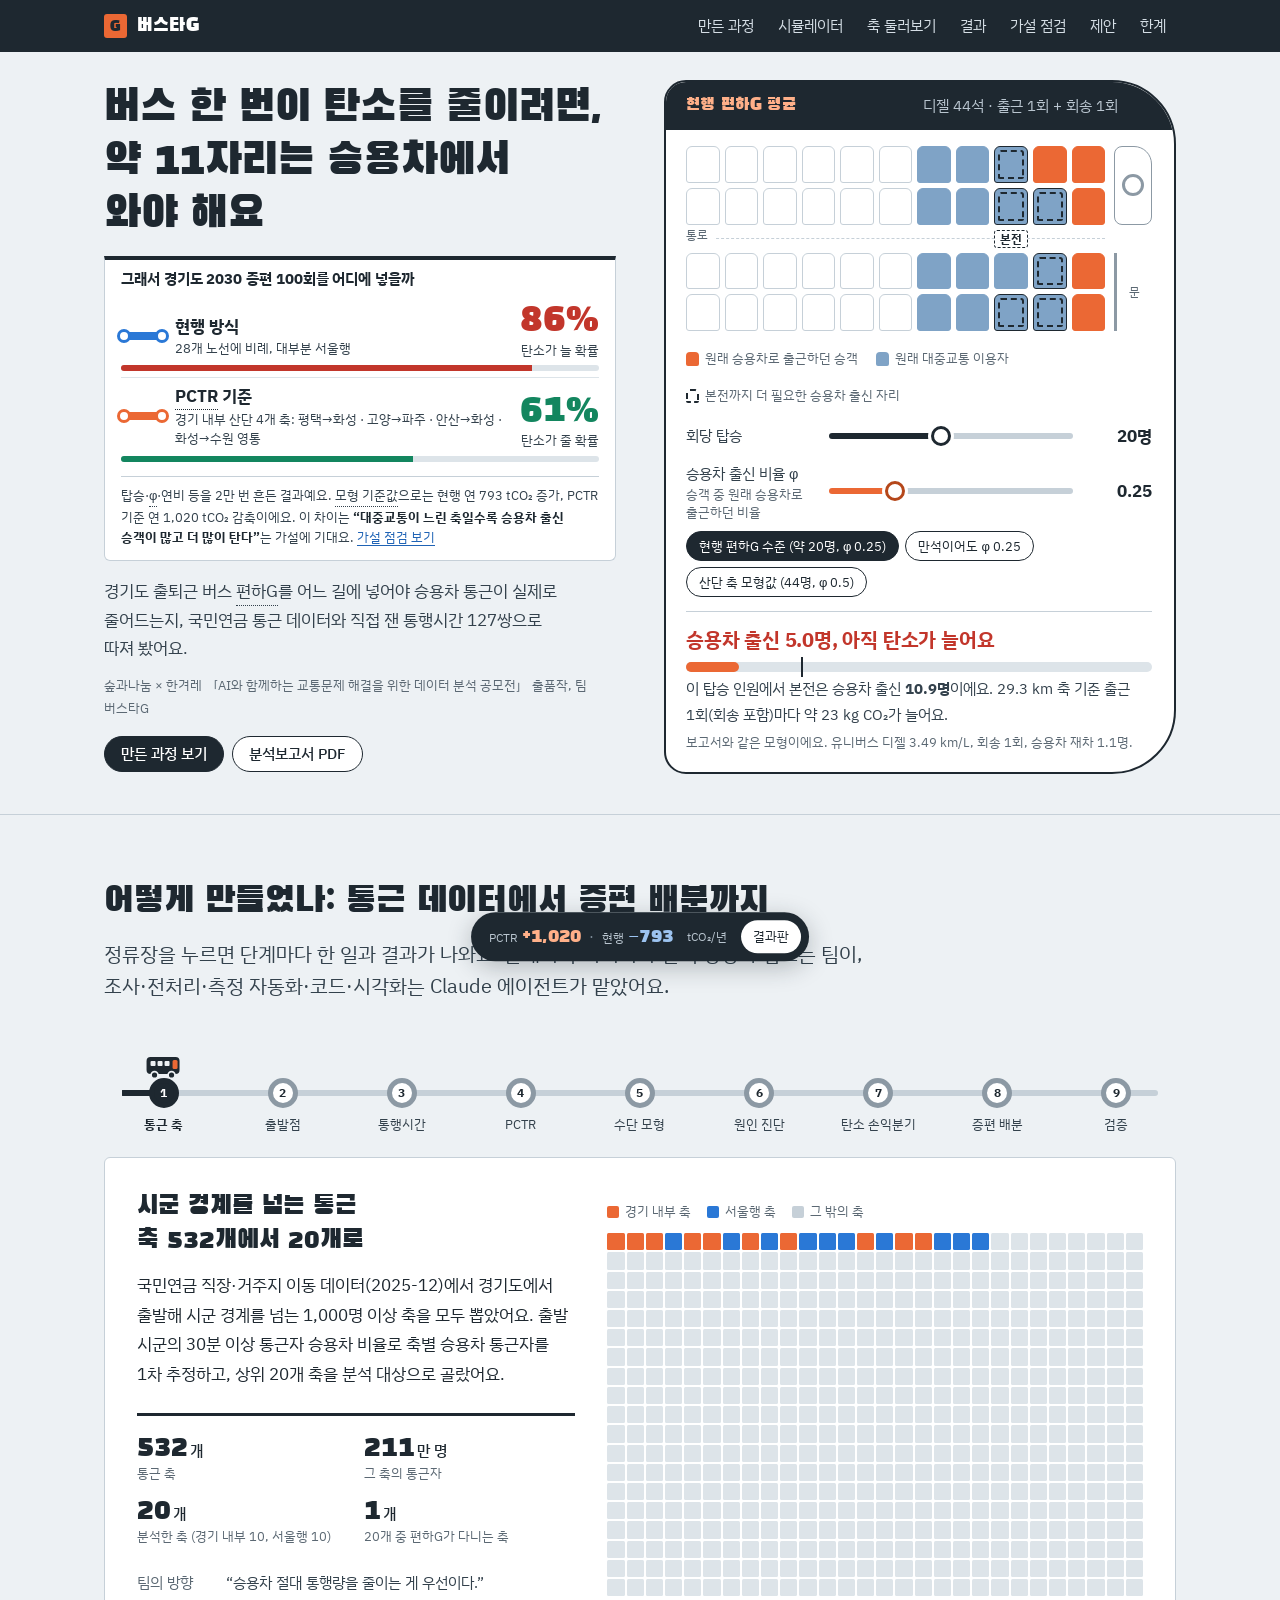
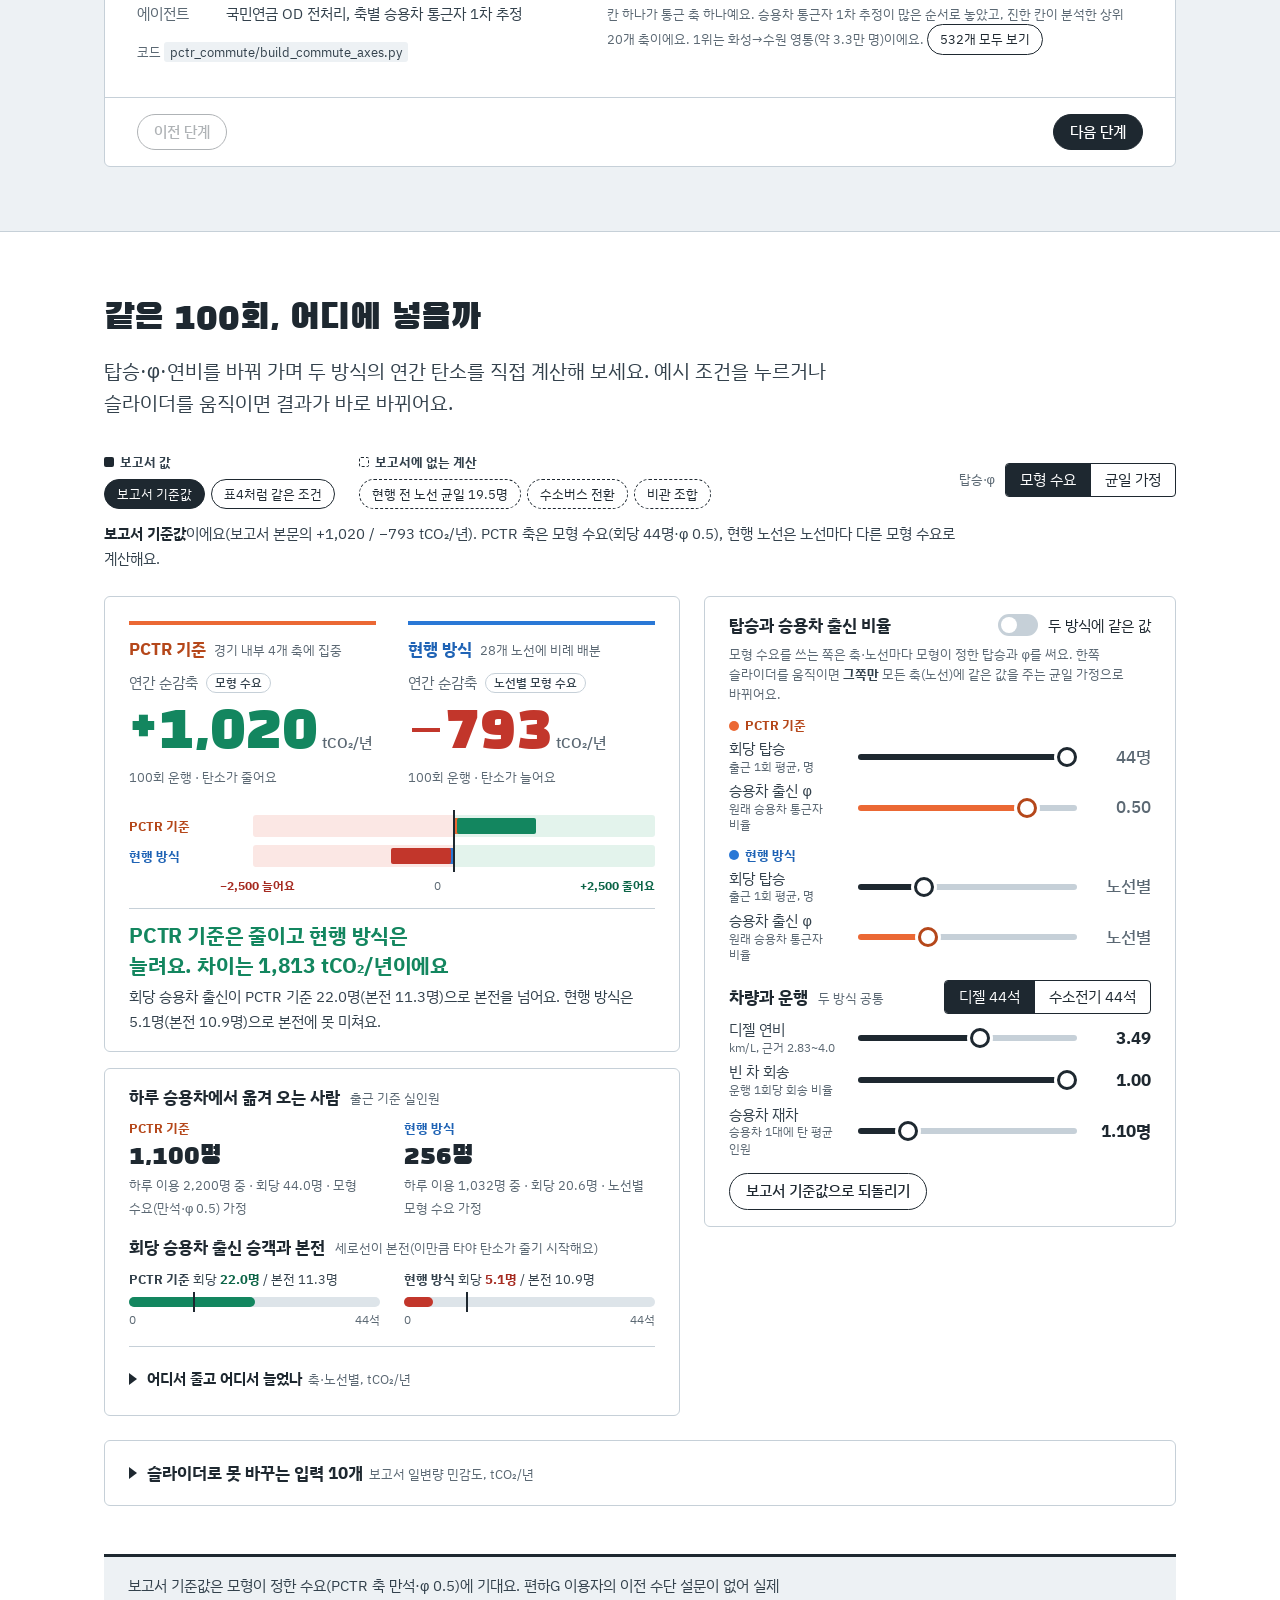
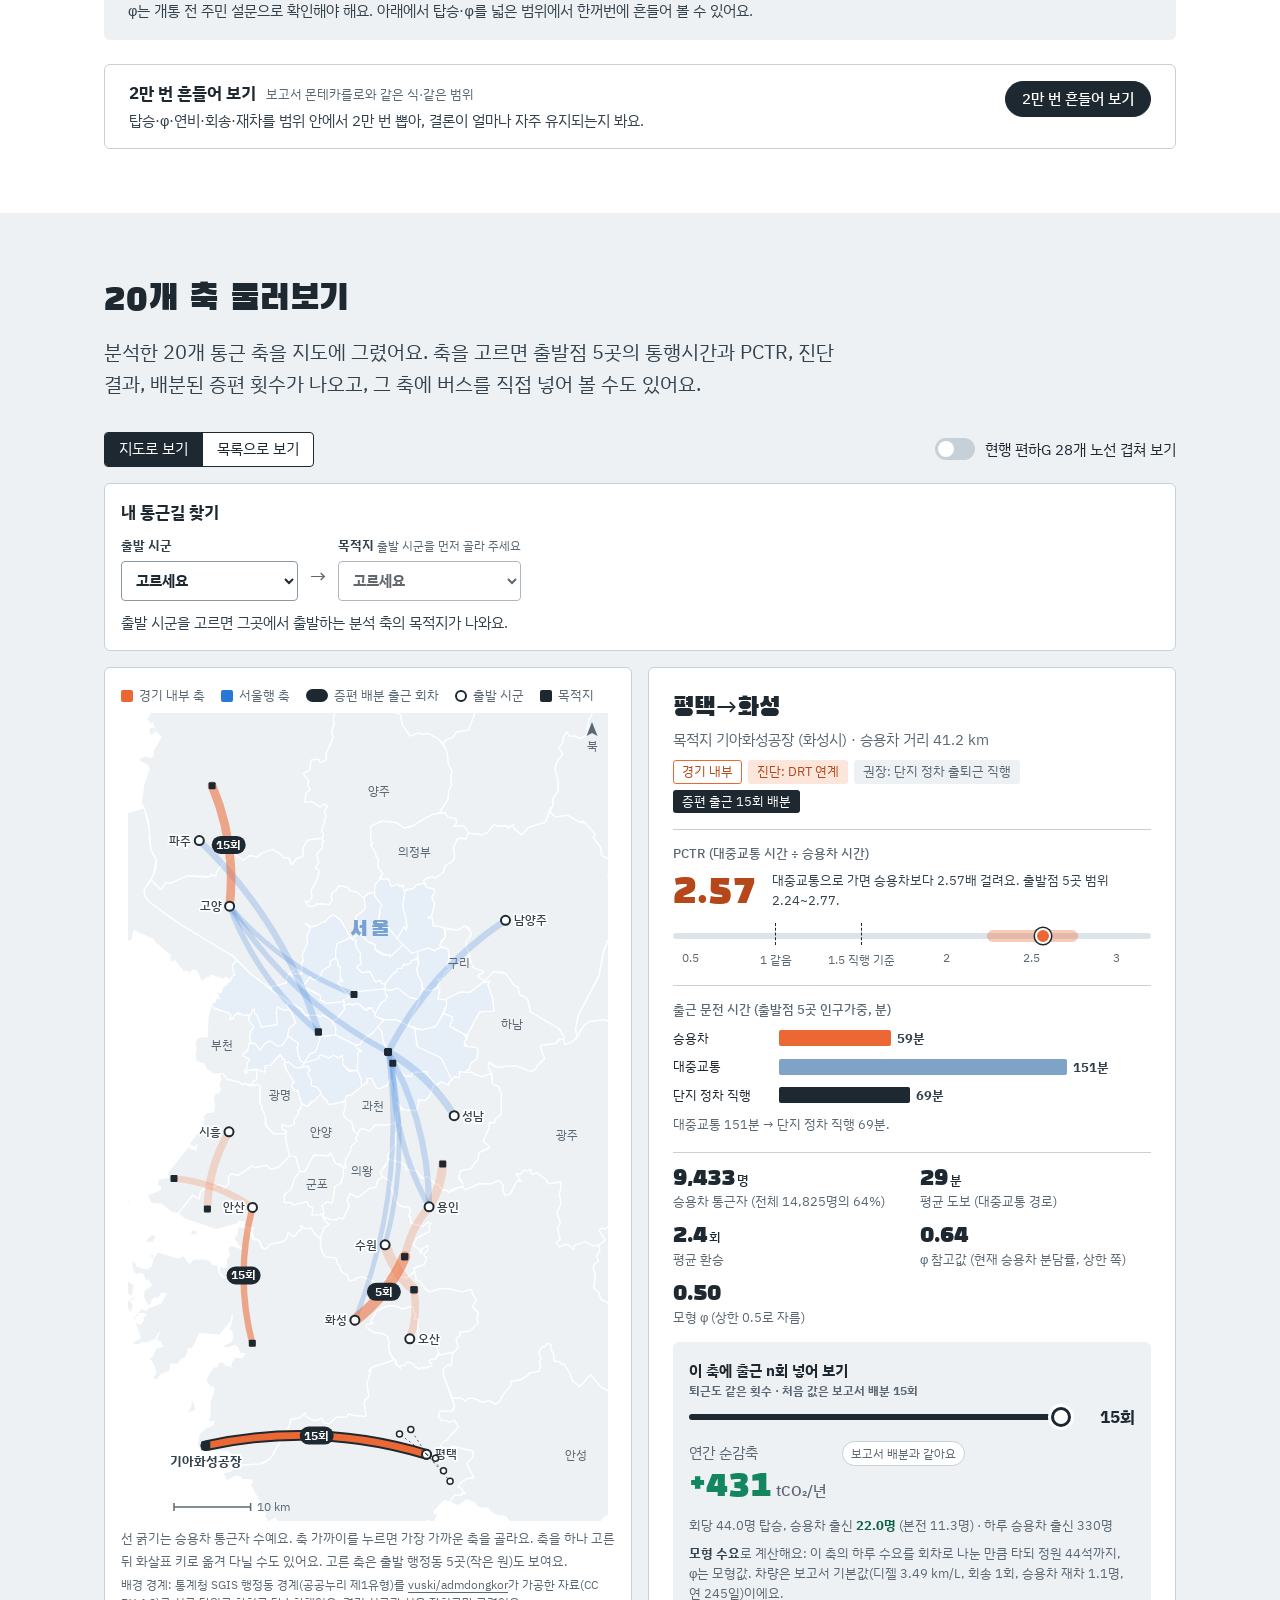
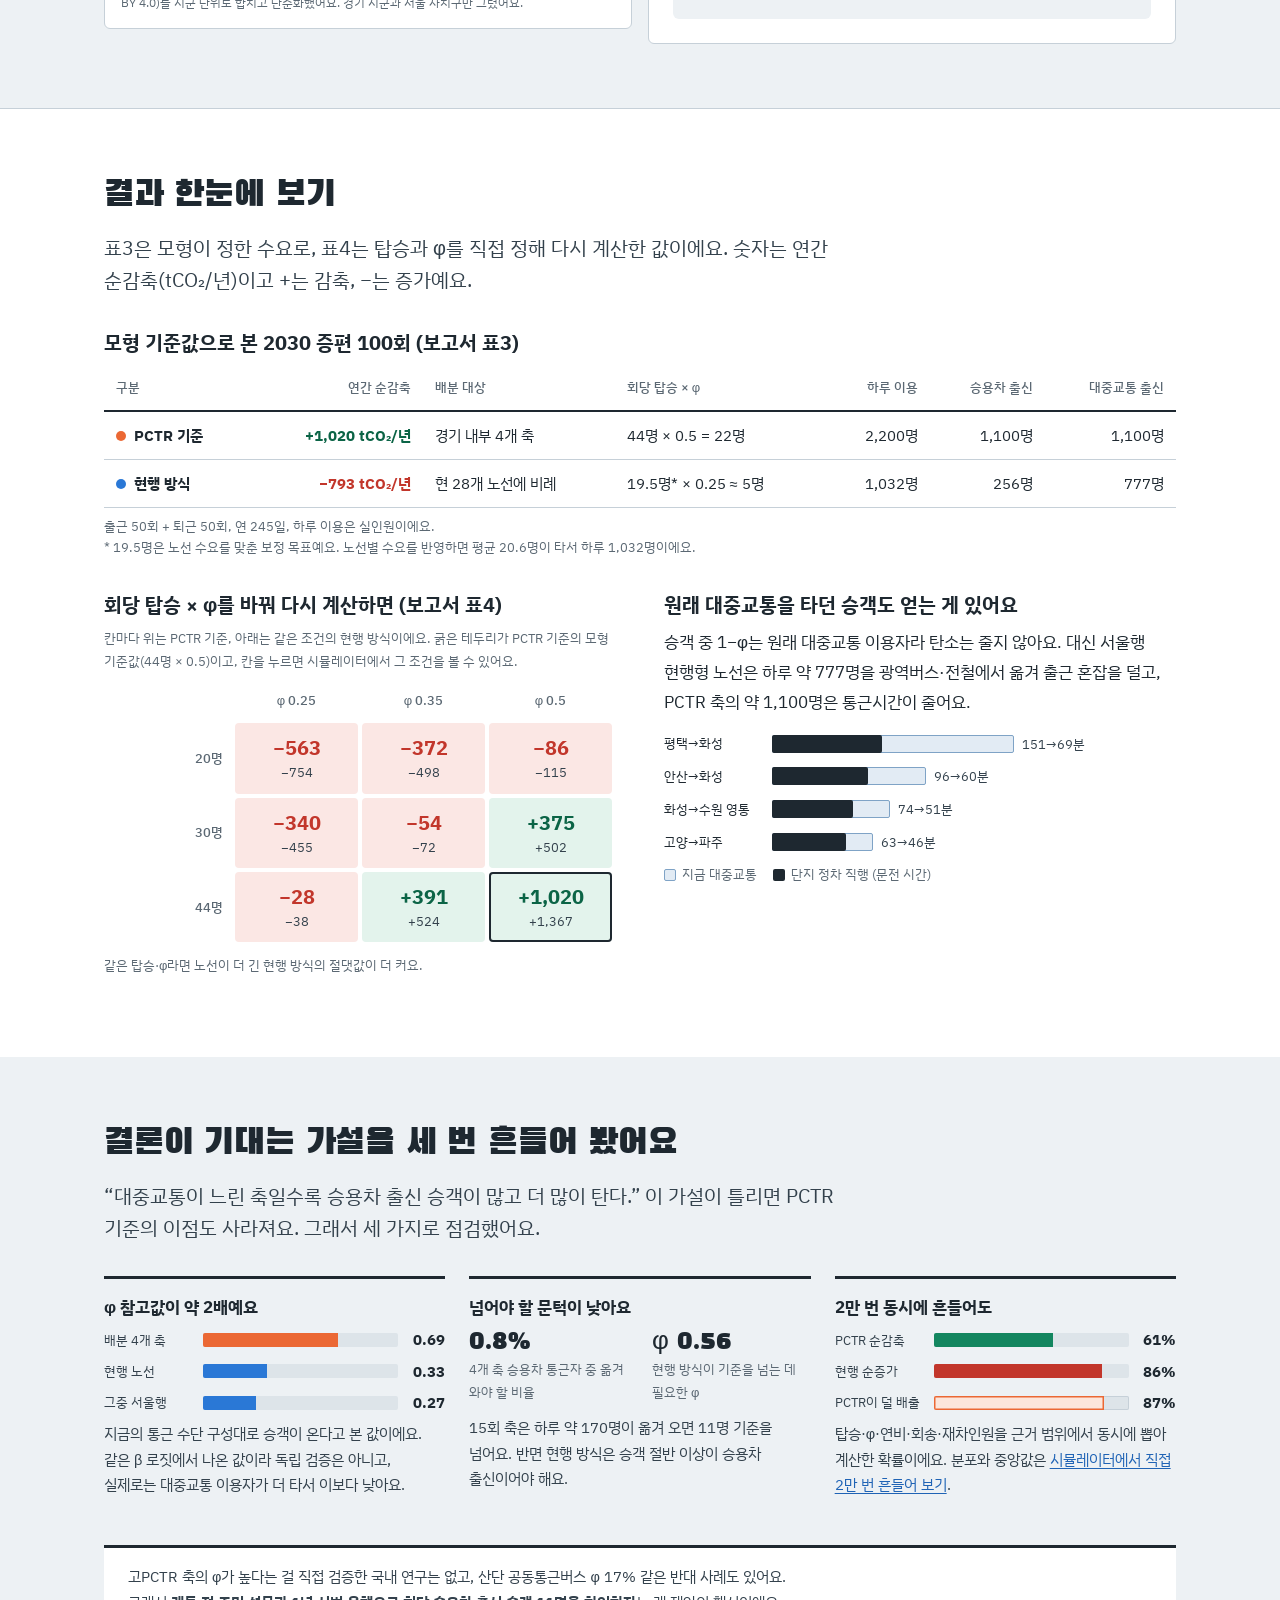
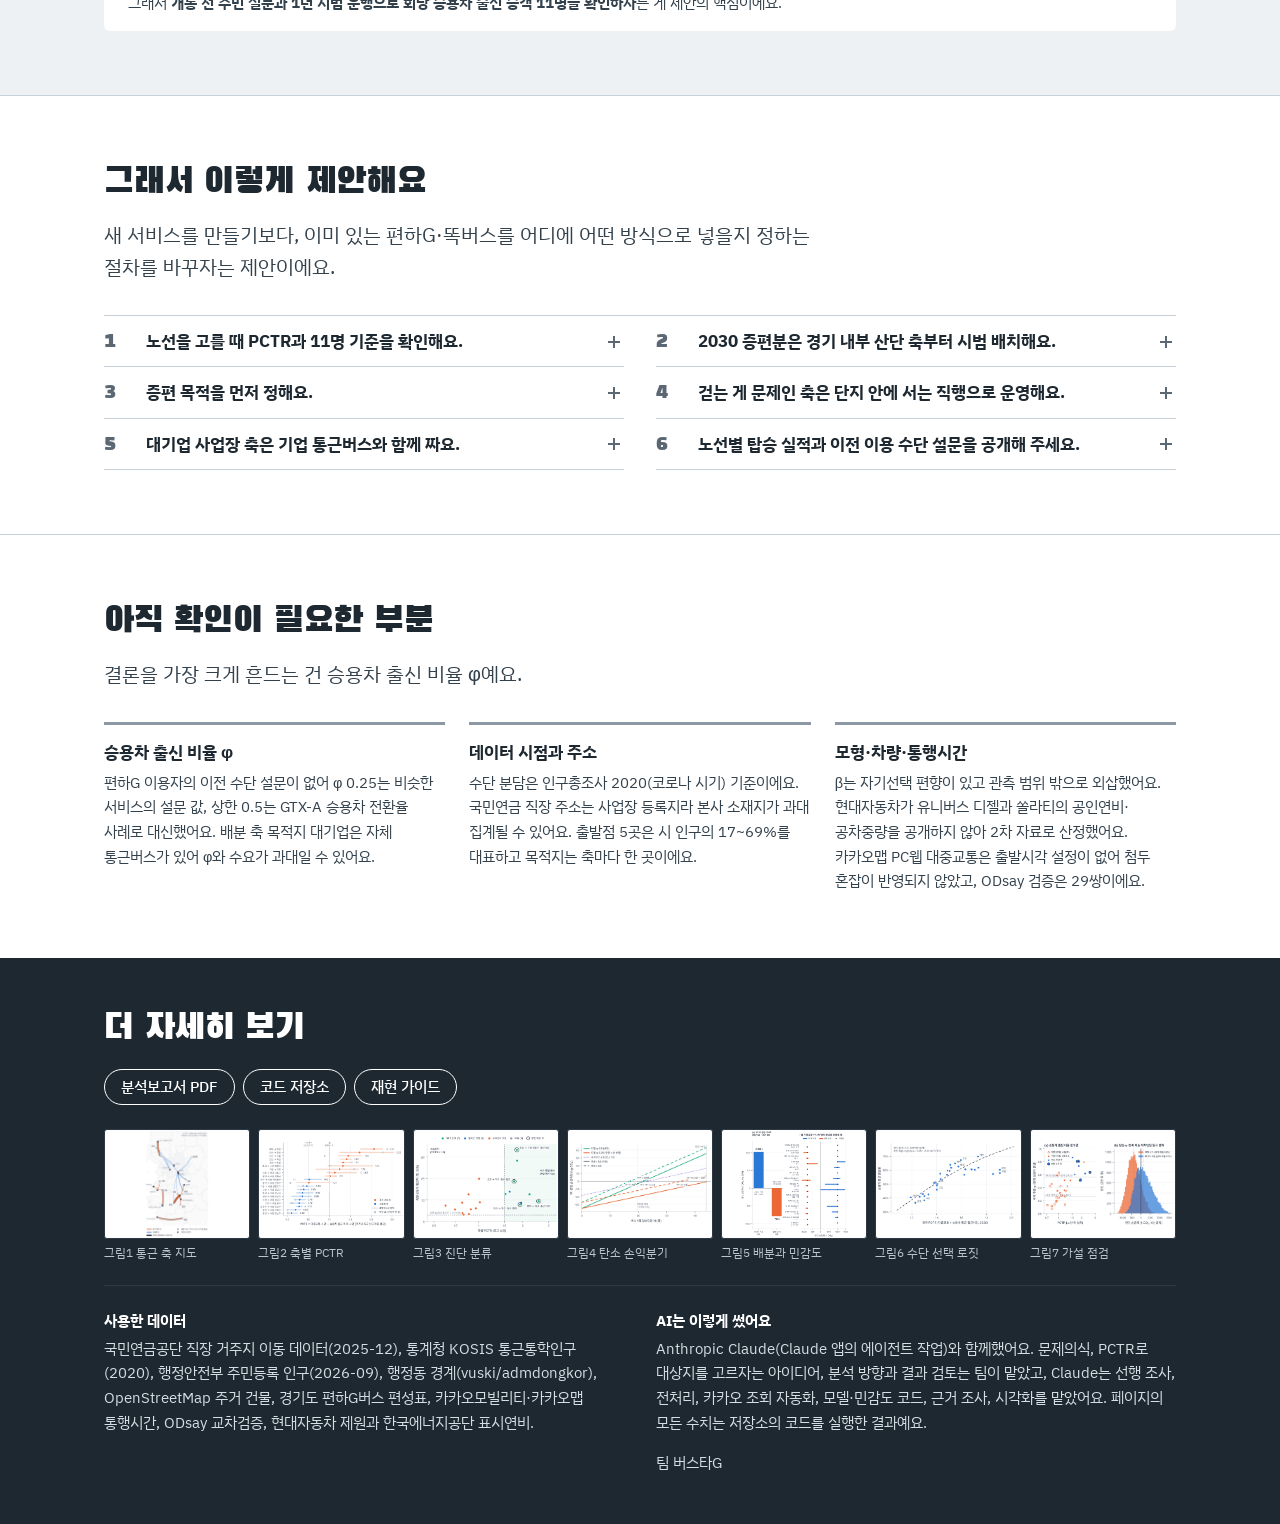
<file: docs/index.html>
<!doctype html>
<html lang="ko" class="no-js">
<head>
<meta charset="utf-8">
<meta name="viewport" content="width=device-width,initial-scale=1">
<title>버스타G: 버스를 어디에 넣어야 승용차가 줄어들까</title>
<meta name="description" content="경기도 출퇴근 버스를 어디에 넣어야 승용차 통근이 실제로 줄어드는지, 국민연금 통근 데이터와 실제 통행시간, 차량 동역학 탄소 모델로 따져 본 분석.">
<meta name="theme-color" content="#1E2830">
<meta property="og:title" content="버스타G: 버스를 어디에 넣어야 승용차가 줄어들까">
<meta property="og:description" content="버스 1회가 탄소를 줄이려면 회당 승용차 출신 승객이 약 11명 넘어야 해요. 그 기준으로 경기도 2030 증편 100회를 다시 배분했어요.">
<link rel="canonical" href="https://ehdtn0843ds-dss.github.io/trafficman/">
<meta property="og:type" content="website">
<meta property="og:url" content="https://ehdtn0843ds-dss.github.io/trafficman/">
<meta property="og:locale" content="ko_KR">
<meta property="og:image" content="https://ehdtn0843ds-dss.github.io/trafficman/assets/og.png">
<meta property="og:image:width" content="1200">
<meta property="og:image:height" content="630">
<meta property="og:image:alt" content="버스타G: 44석 버스 좌석 배치도와 함께, 승용차 출신 승객이 약 11명 넘으면 탄소가 줄어든다는 문구">
<meta name="twitter:card" content="summary_large_image">
<link rel="icon" href="assets/favicon.svg" type="image/svg+xml">
<link rel="preconnect" href="https://fonts.googleapis.com">
<link rel="preconnect" href="https://fonts.gstatic.com" crossorigin>
<link href="https://fonts.googleapis.com/css2?family=Black+Han+Sans&family=IBM+Plex+Sans+KR:wght@400;500;700&display=swap" rel="stylesheet">
<link rel="stylesheet" href="css/site.css">
<link rel="stylesheet" href="css/simulator.css">
<link rel="stylesheet" href="css/explorer.css">
<script>(function(d){d.classList.replace('no-js','js');
/* 히어로 탑승 연출: 모션을 줄이지 않았을 때만, hero.js가 3초 안에 시작하지 않으면 기본 상태로 둬요 */
if(window.matchMedia&&!matchMedia('(prefers-reduced-motion: reduce)').matches){d.classList.add('hero-anim');
setTimeout(function(){if(!window.__heroAnim)d.classList.remove('hero-anim')},3000)}})(document.documentElement)</script>
</head>
<body>
<a class="skip" href="#main">본문으로 건너뛰기</a>

<header class="sign">
  <div class="wrap">
    <a class="brand" href="#top" aria-label="버스타G 맨 위로"><span class="brand-no" aria-hidden="true">G</span><b translate="no">버스타G</b></a>
    <nav aria-label="페이지 안 이동">
      <a href="#how">만든 과정</a>
      <a href="#simulator">시뮬레이터</a>
      <a href="#explorer">축 둘러보기</a>
      <a href="#results">결과</a>
      <a href="#hypothesis">가설 점검</a>
      <a href="#proposal">제안</a>
      <a href="#limits">한계</a>
    </nav>
  </div>
</header>

<main id="main">

<!-- ================= 히어로: 좌석 배치도 ================= -->
<section class="hero" id="top" aria-labelledby="hero-title">
  <div class="wrap">
      <h1 id="hero-title">버스 한 번이 탄소를 줄이려면, <span class="seat-word">약 11자리는</span> 승용차에서 와야 해요</h1>

      <div class="strip" id="gist">
        <h2 class="strip-title" id="gist-title">그래서 경기도 2030 증편 100회를 어디에 넣을까</h2>
        <ul class="strip-rows">
          <li class="strip-row strip-row--seoul">
            <p class="strip-name"><span class="vs-line" aria-hidden="true"></span><b>현행 방식</b><span>28개 노선에 비례, 대부분 서울행</span></p>
            <p class="strip-prob is-add"><b>86%</b><span>탄소가 늘 확률</span></p>
            <div class="prob" style="--v:86%;--pc:var(--add)" aria-hidden="true"><i></i></div>
          </li>
          <li class="strip-row strip-row--pctr">
            <p class="strip-name"><span class="vs-line" aria-hidden="true"></span><b><span class="term-wrap"><button type="button" class="term" aria-describedby="tip-pctr" translate="no">PCTR</button><span class="term-tip" role="tooltip" id="tip-pctr">대중교통 시간 ÷ 승용차 시간이에요. 1보다 크면 대중교통이 느리고, 2면 두 배 오래 걸려요. 이 값이 큰 축부터 버스를 넣는 게 ‘PCTR 기준’이에요.</span></span> 기준</b><span>경기 내부 산단 4개 축: 평택→화성 · 고양→파주 · 안산→화성 · 화성→수원 영통</span></p>
            <p class="strip-prob is-cut"><b>61%</b><span>탄소가 줄 확률</span></p>
            <div class="prob" style="--v:61%;--pc:var(--cut)" aria-hidden="true"><i></i></div>
          </li>
        </ul>
        <p class="strip-foot">탑승·<span class="term-wrap"><button type="button" class="term" aria-describedby="tip-phi">φ</button><span class="term-tip" role="tooltip" id="tip-phi">승객 중 원래 승용차로 출근하던 사람의 비율이에요. 나머지(1−φ)는 원래 전철·광역버스를 타던 사람이라 탄소가 줄지 않아요.</span></span>·연비 등을 2만 번 흔든 결과예요. <span class="term-wrap"><button type="button" class="term" aria-describedby="tip-model">모형 기준값</button><span class="term-tip" role="tooltip" id="tip-model">회당 44명·φ 0.5처럼 모형이 정한 수요를 넣은 값이에요. 현행 방식은 노선마다 모형 수요(평균 약 20명·φ 0.25)를 넣었어요.</span></span>으로는 현행 연 793&nbsp;tCO₂ 증가, PCTR 기준 연 1,020&nbsp;tCO₂ 감축이에요. 이 차이는 <b>“대중교통이 느린 축일수록 승용차 출신 승객이 많고 더 많이 탄다”</b>는 가설에 기대요. <a href="#hypothesis">가설 점검 보기</a></p>
      </div>

      <div class="bus" id="bus" role="group" aria-labelledby="bus-title">
        <div class="bus-sign">
          <span class="dest" id="bus-dest">현행 편하G 평균</span>
          <span class="spec" id="bus-title">디젤 44석 · 출근 1회 + 회송 1회</span>
        </div>
        <div class="bus-body">
          <div class="bus-plan" id="seats" role="img" aria-label="44석 좌석 배치도">
            <div class="aisle" aria-hidden="true"><span>통로</span></div>
            <div class="driver" aria-hidden="true"></div>
            <div class="door" aria-hidden="true">문</div>
            <!-- 기본 상태(20명, φ 0.25, 본전 10.9명)를 미리 그려 둬요. hero.js가 받아서 다시 칠해요. -->
            <i class="seat is-car is-need" style="grid-row:1;grid-column:11"></i><i class="seat is-car is-need" style="grid-row:5;grid-column:11"></i><i class="seat is-car is-need" style="grid-row:2;grid-column:11"></i><i class="seat is-car is-need" style="grid-row:4;grid-column:11"></i><i class="seat is-car is-need" style="grid-row:1;grid-column:10"></i><i class="seat is-transit is-need" style="grid-row:5;grid-column:10"></i><i class="seat is-transit is-need" style="grid-row:2;grid-column:10"></i><i class="seat is-transit is-need" style="grid-row:4;grid-column:10"></i><i class="seat is-transit is-need" style="grid-row:1;grid-column:9"></i><i class="seat is-transit is-need" style="grid-row:5;grid-column:9"></i><i class="seat is-transit is-need" style="grid-row:2;grid-column:9"></i><i class="seat is-transit" style="grid-row:4;grid-column:9"></i><i class="seat is-transit" style="grid-row:1;grid-column:8"></i><i class="seat is-transit" style="grid-row:5;grid-column:8"></i><i class="seat is-transit" style="grid-row:2;grid-column:8"></i><i class="seat is-transit" style="grid-row:4;grid-column:8"></i><i class="seat is-transit" style="grid-row:1;grid-column:7"></i><i class="seat is-transit" style="grid-row:5;grid-column:7"></i><i class="seat is-transit" style="grid-row:2;grid-column:7"></i><i class="seat is-transit" style="grid-row:4;grid-column:7"></i><i class="seat" style="grid-row:1;grid-column:6"></i><i class="seat" style="grid-row:5;grid-column:6"></i><i class="seat" style="grid-row:2;grid-column:6"></i><i class="seat" style="grid-row:4;grid-column:6"></i><i class="seat" style="grid-row:1;grid-column:5"></i><i class="seat" style="grid-row:5;grid-column:5"></i><i class="seat" style="grid-row:2;grid-column:5"></i><i class="seat" style="grid-row:4;grid-column:5"></i><i class="seat" style="grid-row:1;grid-column:4"></i><i class="seat" style="grid-row:5;grid-column:4"></i><i class="seat" style="grid-row:2;grid-column:4"></i><i class="seat" style="grid-row:4;grid-column:4"></i><i class="seat" style="grid-row:1;grid-column:3"></i><i class="seat" style="grid-row:5;grid-column:3"></i><i class="seat" style="grid-row:2;grid-column:3"></i><i class="seat" style="grid-row:4;grid-column:3"></i><i class="seat" style="grid-row:1;grid-column:2"></i><i class="seat" style="grid-row:5;grid-column:2"></i><i class="seat" style="grid-row:2;grid-column:2"></i><i class="seat" style="grid-row:4;grid-column:2"></i><i class="seat" style="grid-row:1;grid-column:1"></i><i class="seat" style="grid-row:5;grid-column:1"></i><i class="seat" style="grid-row:2;grid-column:1"></i><i class="seat" style="grid-row:4;grid-column:1"></i>
            <span class="be-mark" id="be-mark" aria-hidden="true" style="grid-column:9">본전</span>
          </div>
        </div>
        <div class="bus-key" aria-hidden="true">
          <span><i style="background:var(--car)"></i>원래 승용차로 출근하던 승객</span>
          <span><i style="background:var(--transit)"></i>원래 대중교통 이용자</span>
          <span><i class="k-need"></i>본전까지 더 필요한 승용차 출신 자리</span>
        </div>
        <div class="bus-controls">
          <label class="ctl"><span class="ctl-label">회당 탑승</span><input class="range" type="range" id="n" min="0" max="44" step="1" value="20" autocomplete="off"><output class="ctl-out" id="nOut" for="n">20명</output></label>
          <label class="ctl"><span class="ctl-label">승용차 출신 비율 φ<small>승객 중 원래 승용차로 출근하던 비율</small></span><input class="range range--car" type="range" id="phi" min="0" max="1" step="0.05" value="0.25" autocomplete="off"><output class="ctl-out" id="phiOut" for="phi">0.25</output></label>
          <div class="chips" role="group" aria-label="예시 값">
            <button class="chip" type="button" data-n="20" data-phi="0.25" data-dest="현행 편하G 평균" aria-pressed="true">현행 편하G 수준 (약 20명, φ 0.25)</button>
            <button class="chip" type="button" data-n="44" data-phi="0.25" data-dest="만석, 같은 φ" aria-pressed="false">만석이어도 φ 0.25</button>
            <button class="chip" type="button" data-n="44" data-phi="0.5" data-dest="경기 내부 산단 축" aria-pressed="false">산단 축 모형값 (44명, φ 0.5)</button>
          </div>
        </div>
        <div class="bus-verdict is-add" id="verdict"><strong class="verdict-head">승용차 출신 5.0명, 아직 탄소가 늘어요</strong><div class="meter" style="--v:11.4%;--t:24.8%" aria-hidden="true"><i></i><b></b></div><p class="verdict-text">이 탑승 인원에서 본전은 승용차 출신 <b>10.9명</b>이에요. 29.3&nbsp;km 축 기준 출근 1회(회송 포함)마다 약 23&nbsp;kg&nbsp;CO₂가 늘어요.<small>보고서와 같은 모형이에요. 유니버스 디젤 3.49&nbsp;km/L, 회송 1회, 승용차 재차 1.1명.</small></p></div>
        <p class="sr-only" aria-live="polite" id="verdict-live"></p>
        <p class="bus-note" id="bus-note" role="status" hidden></p>
      </div>

      <p class="lede">경기도 출퇴근 버스 <span class="term-wrap"><button type="button" class="term" aria-describedby="tip-gbus" translate="no">편하G</button><span class="term-tip" role="tooltip" id="tip-gbus">경기도가 운영하는 좌석·예약형 출퇴근 버스예요. 2026년 하루 84회에서 2030년 184회로 늘릴 계획이에요.</span></span>를 어느 길에 넣어야 승용차 통근이 실제로 줄어드는지, 국민연금 통근 데이터와 직접 잰 통행시간 127쌍으로 따져 봤어요.</p>
      <p class="hero-meta">숲과나눔 × 한겨레 「AI와 함께하는 교통문제 해결을 위한 데이터 분석 공모전」 출품작, 팀 버스타G</p>
      <div class="hero-links">
        <a class="ticket ticket--solid" href="#how">만든 과정 보기</a>
        <a class="ticket" href="https://github.com/ehdtn0843ds-dss/trafficman/blob/main/report/%EB%B2%84%EC%8A%A4%ED%83%80G_%EB%B6%84%EC%84%9D%EB%B3%B4%EA%B3%A0%EC%84%9C.pdf">분석보고서 PDF</a>
      </div>

  </div>
</section>

<!-- ================= 만든 과정: 노선도 스테퍼 ================= -->
<section class="sec sec--panel" id="how" aria-labelledby="how-title">
  <div class="wrap">
    <div class="sec-head">
      <h2 id="how-title">어떻게 만들었나: 통근 데이터에서 증편 배분까지</h2>
      <p class="sec-lede">정류장을 누르면 단계마다 한 일과 결과가 나와요. 문제의식·아이디어·분석 방향과 검토는 팀이, 조사·전처리·측정 자동화·코드·시각화는 Claude 에이전트가 맡았어요.</p>
    </div>

    <div class="route-nav" id="route-nav">
      <div class="route-track" aria-hidden="true"><div class="route-done" id="route-done"></div>
        <div class="route-bus" id="route-bus"><svg viewBox="0 0 36 26" aria-hidden="true"><rect x="1" y="2" width="33" height="17" rx="4" fill="#1E2830"/><rect x="5" y="6" width="5" height="5" rx="1" fill="#EDF1F4"/><rect x="12" y="6" width="5" height="5" rx="1" fill="#EDF1F4"/><rect x="19" y="6" width="5" height="5" rx="1" fill="#EDF1F4"/><rect x="27" y="5" width="5" height="9" rx="1.5" fill="#EB6834"/><circle cx="9" cy="20" r="3.4" fill="#1E2830" stroke="#EDF1F4" stroke-width="1.6"/><circle cx="26" cy="20" r="3.4" fill="#1E2830" stroke="#EDF1F4" stroke-width="1.6"/></svg></div>
      </div>
      <ol class="route-stops" role="tablist" aria-label="분석 단계">
        <li><button class="stop-btn" role="tab" id="tab-1" aria-controls="step-1" aria-selected="true"><span class="stop-dot">1</span><span class="stop-name">통근 축</span></button></li>
        <li><button class="stop-btn" role="tab" id="tab-2" aria-controls="step-2" aria-selected="false" tabindex="-1"><span class="stop-dot">2</span><span class="stop-name">출발점</span></button></li>
        <li><button class="stop-btn" role="tab" id="tab-3" aria-controls="step-3" aria-selected="false" tabindex="-1"><span class="stop-dot">3</span><span class="stop-name">통행시간</span></button></li>
        <li><button class="stop-btn" role="tab" id="tab-4" aria-controls="step-4" aria-selected="false" tabindex="-1"><span class="stop-dot">4</span><span class="stop-name">PCTR</span></button></li>
        <li><button class="stop-btn" role="tab" id="tab-5" aria-controls="step-5" aria-selected="false" tabindex="-1"><span class="stop-dot">5</span><span class="stop-name">수단 모형</span></button></li>
        <li><button class="stop-btn" role="tab" id="tab-6" aria-controls="step-6" aria-selected="false" tabindex="-1"><span class="stop-dot">6</span><span class="stop-name">원인 진단</span></button></li>
        <li><button class="stop-btn" role="tab" id="tab-7" aria-controls="step-7" aria-selected="false" tabindex="-1"><span class="stop-dot">7</span><span class="stop-name">탄소 손익분기</span></button></li>
        <li><button class="stop-btn" role="tab" id="tab-8" aria-controls="step-8" aria-selected="false" tabindex="-1"><span class="stop-dot">8</span><span class="stop-name">증편 배분</span></button></li>
        <li><button class="stop-btn" role="tab" id="tab-9" aria-controls="step-9" aria-selected="false" tabindex="-1"><span class="stop-dot">9</span><span class="stop-name">검증</span></button></li>
      </ol>
    </div>

    <div class="stage" id="stage">

      <!-- 1 -->
      <article class="stage-panel" id="step-1" role="tabpanel" aria-labelledby="tab-1" tabindex="0">
        <div class="stage-text">
          <p class="stage-count">1 / 9 통근 축</p>
          <h3>시군 경계를 넘는 통근 축 532개에서 20개로</h3>
          <p>국민연금 직장·거주지 이동 데이터(2025-12)에서 경기도에서 출발해 시군 경계를 넘는 1,000명 이상 축을 모두 뽑았어요. 출발 시군의 30분 이상 통근자 승용차 비율로 축별 승용차 통근자를 1차 추정하고, 상위 20개 축을 분석 대상으로 골랐어요.</p>
          <dl class="facts">
            <div><dt>통근 축</dt><dd>532<small>개</small></dd></div>
            <div><dt>그 축의 통근자</dt><dd>211<small>만 명</small></dd></div>
            <div><dt>분석한 축 (경기 내부 10, 서울행 10)</dt><dd>20<small>개</small></dd></div>
            <div><dt>20개 중 편하G가 다니는 축</dt><dd>1<small>개</small></dd></div>
          </dl>
          <dl class="roles">
            <div><dt>팀의 방향</dt><dd><q>승용차 절대 통행량을 줄이는 게 우선이다.</q></dd></div>
            <div><dt>에이전트</dt><dd>국민연금 OD 전처리, 축별 승용차 통근자 1차 추정</dd></div>
          </dl>
          <p class="code-path">코드 <code translate="no">pctr_commute/build_commute_axes.py</code></p>
        </div>
        <div class="stage-viz">
          <figure class="chart">
            <ul class="key"><li><span class="sw sw--car"></span>경기 내부 축</li><li><span class="sw sw--seoul"></span>서울행 축</li><li><span class="sw sw--muted"></span>그 밖의 축</li></ul>
            <div class="axgrid" id="viz-axes" role="img" aria-label="통근 축 532개 격자. 승용차 통근자 1차 추정 상위 20개 축만 진하게 표시"></div>
            <figcaption class="chart-cap">칸 하나가 통근 축 하나예요. 승용차 통근자 1차 추정이 많은 순서로 놓았고, 진한 칸이 분석한 상위 20개 축이에요. 1위는 화성→수원 영통(약 3.3만 명)이에요. <button class="chip" type="button" id="axes-toggle">532개 모두 보기</button></figcaption>
          </figure>
        </div>
      </article>

      <!-- 2 -->
      <article class="stage-panel" id="step-2" role="tabpanel" aria-labelledby="tab-2" tabindex="0" hidden>
        <div class="stage-text">
          <p class="stage-count">2 / 9 출발점</p>
          <h3>출발점은 구청이 아니라 사람들이 사는 건물</h3>
          <p>출발점을 구청이나 역 한 곳으로 잡으면 값이 크게 흔들려요. 그래서 시군마다 주민등록 인구 상위 5개 행정동을 고르고, 동 안의 OSM 주거 건물을 바닥면적×층수로 가중해 가중 거리 합이 가장 작은 실제 건물(메도이드)을 출발점으로 잡았어요.</p>
          <dl class="facts">
            <div><dt>출발점 (11개 시 × 5곳)</dt><dd>55<small>곳</small></dd></div>
            <div><dt>5곳이 대표하는 시 인구</dt><dd>17~69<small>%</small></dd></div>
          </dl>
          <dl class="roles">
            <div><dt>팀의 방향</dt><dd><q>출발점을 구청이 아니라 주거 밀집 지역 4~5곳으로 잡고, 목적지까지 시간 평균을 쓰자.</q></dd></div>
            <div><dt>에이전트</dt><dd>행정동 인구 정리, OSM 주거 건물 조회와 대표점 계산</dd></div>
          </dl>
          <p class="code-path">코드 <code translate="no">resid/aggregate.py</code></p>
        </div>
        <div class="stage-viz">
          <figure class="chart">
            <div id="viz-origin"></div>
            <figcaption class="chart-cap">평택→화성(기아 화성공장) 축의 출발점 5곳을 실제 축척으로 그렸어요. 원 넓이는 행정동 인구이고, 목적지는 축척 밖이라 방향만 화살표로 표시했어요. 구청·역 한 곳에서 재면 PCTR 2.88, 5곳을 인구로 가중하면 2.57이에요.</figcaption>
          </figure>
        </div>
      </article>

      <!-- 3 -->
      <article class="stage-panel" id="step-3" role="tabpanel" aria-labelledby="tab-3" tabindex="0" hidden>
        <div class="stage-text">
          <p class="stage-count">3 / 9 통행시간</p>
          <h3>같은 출발점에서 승용차와 대중교통을 따로 쟀어요</h3>
          <p>승용차는 카카오모빌리티 미래 운행 정보 API로 평일 오전 8시 출발 예측 시간을, 대중교통은 카카오맵 길찾기의 추천 1순위 경로를 기록했어요. 현행 편하G 28개 노선도 같은 방식으로 쟀고, 대중교통 값은 ODsay API와 비교해 검증했어요.</p>
          <dl class="facts">
            <div><dt>측정한 출발·도착 쌍</dt><dd>127<small>쌍</small></dd></div>
            <div><dt>ODsay 29쌍과 상관계수</dt><dd>0.78</dd></div>
            <div><dt>두 값의 시간 비 중앙값</dt><dd>1.02</dd></div>
          </dl>
          <dl class="roles">
            <div><dt>에이전트</dt><dd>카카오 API·카카오맵 웹 조회 자동화, ODsay 교차검증</dd></div>
          </dl>
          <p class="code-path">코드 <code translate="no">apimeasure/measure_car_kakao.py</code> <code translate="no">apimeasure/build_inputs.py</code></p>
        </div>
        <div class="stage-viz">
          <figure class="chart">
            <ul class="key"><li><span class="sw sw--car"></span>승용차 (평일 08:00 출발 예측)</li><li><span class="sw sw--transit"></span>대중교통 (추천 1순위)</li></ul>
            <div id="viz-times"></div>
            <figcaption class="chart-cap">평택→화성 출발점 5곳의 통행시간이에요. 대중교통이 2.2~2.8배 오래 걸려요. 카카오맵 PC웹은 출발시각을 정할 수 없어 출근 시간대 혼잡은 반영되지 않았어요.</figcaption>
          </figure>
        </div>
      </article>

      <!-- 4 -->
      <article class="stage-panel" id="step-4" role="tabpanel" aria-labelledby="tab-4" tabindex="0" hidden>
        <div class="stage-text">
          <p class="stage-count">4 / 9 PCTR</p>
          <h3>PCTR = 대중교통 시간 ÷ 승용차 시간</h3>
          <p>출발점 5곳의 시간을 행정동 인구로 가중 평균해 축의 PCTR을 냈어요. 1보다 작으면 대중교통이 더 빠르고, 2면 두 배 오래 걸린다는 뜻이에요. 대중교통이 느린 곳일수록 차를 몰기 때문에, PCTR이 높은 축이 버스로 승용차를 끌어올 후보예요.</p>
          <dl class="facts">
            <div><dt>경기 내부 축 평균</dt><dd>1.82</dd></div>
            <div><dt>서울행 축 평균</dt><dd>0.82</dd></div>
            <div><dt>PCTR 1.5 이상 출발점 (경기 내부 / 서울행)</dt><dd>41<small>/50</small> · 0<small>/50</small></dd></div>
            <div><dt>현행 편하G 28개 노선 평균</dt><dd>1.06</dd></div>
          </dl>
          <p class="code-path">코드 <code translate="no">resid/aggregate.py</code></p>
        </div>
        <div class="stage-viz">
          <figure class="chart">
            <ul class="key"><li><span class="sw sw--car"></span>경기 내부</li><li><span class="sw sw--seoul"></span>서울행</li><li><span class="sw sw--ring"></span>구청·역 한 곳에서 잰 값</li></ul>
            <div id="viz-pctr"></div>
            <figcaption class="chart-cap">승용차 통근 상위 20개 축의 PCTR. 점은 5곳 인구가중 값, 가로선은 5곳의 범위예요. 맨 아래 줄은 현행 편하G 28개 노선을 같은 방식으로 잰 값이에요.</figcaption>
          </figure>
          <div class="thr" id="thr-box">
            <label class="ctl ctl--thr"><span class="ctl-label">분류 기준 PCTR<small>보고서 기준 1.5</small></span><input class="range" type="range" id="thr" min="1" max="2.6" step="0.05" value="1.5" aria-describedby="thr-note" autocomplete="off"><output class="ctl-out" id="thrOut" for="thr">1.50</output></label>
            <p class="thr-out" id="thr-out" aria-live="polite">20개 축 중 버스 후보 <b>9개</b>(서울행 0개), 수요관리 <b>11개</b>예요. 현행 편하G 28개 노선 중 기준을 넘는 노선은 <b>1개</b>예요.</p>
            <p class="note" id="thr-note">기준을 끌어 보면 20개 축의 분류만 다시 나눠 봐요. 6단계 이후의 진단·배분·탄소 계산은 보고서 기준 1.5로 한 결과예요. <button class="chip" type="button" id="thr-reset" hidden>1.5로 되돌리기</button></p>
          </div>
        </div>
      </article>

      <!-- 5 -->
      <article class="stage-panel" id="step-5" role="tabpanel" aria-labelledby="tab-5" tabindex="0" hidden>
        <div class="stage-text">
          <p class="stage-count">5 / 9 수단 모형</p>
          <h3>PCTR이 오르면 승용차 비율은 얼마나 오를까</h3>
          <p>국민연금 자료에는 이용 수단이 없어요. 그래서 경기 31개 시군의 관측 PCTR과 인구총조사(2020) 승용차 통근 분담률로 통근자 가중 로짓 회귀를 적합했어요. 이 β로 축마다 승용차 통근자와, 버스가 생기면 옮겨 올 수요를 계산해요.</p>
          <dl class="facts">
            <div><dt>경기 시군</dt><dd>31<small>개</small></dd></div>
            <div><dt>로짓 계수 β</dt><dd>3.20</dd></div>
            <div><dt>PCTR과 승용차 분담률 상관계수</dt><dd>0.76</dd></div>
          </dl>
          <dl class="roles">
            <div><dt>팀의 방향</dt><dd><q>국민연금 자료에는 차량·대중교통 비율이 없으니 이 공백을 채우자.</q></dd></div>
            <div><dt>에이전트</dt><dd>KOSIS 통근 자료 전처리, 회귀·축 모형 코드</dd></div>
          </dl>
          <p class="code-path">코드 <code translate="no">pctr_commute/fit_beta.py</code> <code translate="no">pctr_commute/axis_model.py</code></p>
        </div>
        <div class="stage-viz">
          <figure class="chart">
            <div id="viz-logit"></div>
            <figcaption class="chart-cap">경기 31개 시군. 원 넓이는 통근자 수, 선은 logit(승용차 분담률) = −1.05 + 3.20·ln PCTR이에요. 시군 관측 범위(1.19~1.91) 밖의 축은 외삽이에요.</figcaption>
          </figure>
        </div>
      </article>

      <!-- 6 -->
      <article class="stage-panel" id="step-6" role="tabpanel" aria-labelledby="tab-6" tabindex="0" hidden>
        <div class="stage-text">
          <p class="stage-count">6 / 9 원인 진단</p>
          <h3>왜 느린지에 따라 처방이 달라요</h3>
          <p>다음 조건을 위에서부터 차례로 판정했어요. 승용차 통근자 3,000명 미만은 보류, PCTR 1.5 미만은 수요관리, 평균 도보 20분 이상 또는 30% 이상은 DRT 연계, 나머지는 출퇴근 직행이에요.</p>
          <p>DRT 연계 축에서도 똑버스 평균 대기 14분이 도보를 줄여 얻는 이득보다 길었어요(대기 임계 7.4~11.3분). 그래서 이 축들에도 아파트 단지 안에 서는 직행버스를 권해요.</p>
          <dl class="facts">
            <div><dt>수요관리 (서울행 10개 모두)</dt><dd>11<small>개</small></dd></div>
            <div><dt>DRT 연계</dt><dd>7<small>개</small></dd></div>
            <div><dt>출퇴근 직행</dt><dd>2<small>개</small></dd></div>
            <div><dt>버스를 새로 넣을 후보</dt><dd>9<small>개</small></dd></div>
          </dl>
          <p class="code-path">코드 <code translate="no">pctr_commute/axis_model.py</code></p>
        </div>
        <div class="stage-viz">
          <figure class="chart">
            <div class="bins" id="viz-diag"></div>
            <figcaption class="chart-cap">주황으로 칠한 칸만 8단계에서 증편이 배분된 4개 축(PCTR 기준)이고, 옆 숫자가 출근 회차예요. 파란 테두리는 지금 편하G가 다니는 축이에요.</figcaption>
          </figure>
        </div>
      </article>

      <!-- 7 -->
      <article class="stage-panel" id="step-7" role="tabpanel" aria-labelledby="tab-7" tabindex="0" hidden>
        <div class="stage-text">
          <p class="stage-count">7 / 9 탄소 손익분기</p>
          <h3>버스 1회가 본전을 넘는 탑승 인원</h3>
          <p>현대자동차 2026 공식 제원(유니버스 디젤 44석, 유니버스 수소전기버스, 쏠라티, 쏘나타)으로 도로 부하식과 윌런스 선 연료 모델을 세워, 버스 1회와 승용차 통근 1인의 CO₂를 계산했어요. 출근을 마치고 빈 차로 돌아가는 회송 1회도 넣었어요.</p>
          <p>φ가 낮을수록 더 많이 타야 해요. 이 φ에서 본전이 되는 탑승 인원이 <span class="term-wrap"><button type="button" class="term" aria-describedby="tip-nstar">N*</button><span class="term-tip" role="tooltip" id="tip-nstar">본전 탑승 인원. 이 φ에서 버스 1회가 승용차를 대신해 줄인 탄소와 버스가 낸 탄소가 같아지는 탑승 인원이에요.</span></span>예요. 탑승과 φ를 곱한 <b>회당 승용차 출신 승객</b>으로 보면 본전 기준 <span class="term-wrap"><button type="button" class="term" aria-describedby="tip-mstar">m*</button><span class="term-tip" role="tooltip" id="tip-mstar">본전이 되는 회당 승용차 출신 승객 수예요. 20명 탑승이면 10.9명, 44명 탑승이면 11.3명이에요.</span></span>은 탑승·축 길이와 거의 상관없이 약 11명이에요.</p>
          <dl class="facts">
            <div><dt>φ 1.0일 때 필요한 탑승</dt><dd>10.7<small>명</small></dd></div>
            <div><dt>φ 0.5</dt><dd>21.9<small>명</small></dd></div>
            <div><dt>φ 0.25 (정원 44석 초과)</dt><dd>45.3<small>명</small></dd></div>
            <div><dt>수소버스, φ 0.25</dt><dd>23.3<small>명</small></dd></div>
          </dl>
          <dl class="roles">
            <div><dt>팀의 방향</dt><dd><q>엔진맵 없이 탄소 손익분기 모델을 만들자.</q></dd></div>
            <div><dt>에이전트</dt><dd>차량 제원·연비 근거 조사, 손익분기 코드</dd></div>
          </dl>
          <p class="code-path">코드 <code translate="no">pctr_commute/breakeven.py</code></p>
        </div>
        <div class="stage-viz">
          <figure class="chart">
            <div id="viz-breakeven"></div>
            <figcaption class="chart-cap">유니버스 디젤 44석, 연비 3.49&nbsp;km/L, 회송 1회, 승용차 재차 1.1명 기준. 곡선 위쪽에서 버스가 탄소를 줄여요.</figcaption>
          </figure>
        </div>
      </article>

      <!-- 8 -->
      <article class="stage-panel" id="step-8" role="tabpanel" aria-labelledby="tab-8" tabindex="0" hidden>
        <div class="stage-text">
          <p class="stage-count">8 / 9 증편 배분</p>
          <h3>2030 증편 100회, 탄소를 가장 많이 줄이는 축부터</h3>
          <p>도 계획의 100회는 출근 50회와 퇴근 50회예요. 출근 50회를 한 회씩, 탄소를 가장 많이 줄이는 축에 넣었고(축당 최대 15회) 퇴근은 대칭 운행으로 계산했어요. 현행 방식은 현 28개 노선에 지금 운행 비율대로 나눈 경우예요.</p>
          <p>수요는 현행 편하G 실적(2022년 연 32만 건)과 φ&nbsp;0.25에 맞춰 보정했어요.</p>
          <dl class="facts">
            <div><dt>배분한 출근 회차</dt><dd>50<small>회</small></dd></div>
            <div><dt>축당 상한</dt><dd>15<small>회</small></dd></div>
            <div><dt>증편이 배분된 축</dt><dd>4<small>개</small></dd></div>
          </dl>
          <p class="code-path">코드 <code translate="no">pctr_commute/axis_model.py</code></p>
        </div>
        <div class="stage-viz">
          <figure class="chart">
            <div class="alloc" id="viz-alloc"></div>
            <figcaption class="chart-cap">칸 하나가 출근 1회예요. 같은 50회가 현행 방식에서는 28개 노선에 1~2회씩 흩어지고, PCTR 기준에서는 4개 축에 모여요. 숫자는 모형 기준값이에요.</figcaption>
          </figure>
        </div>
      </article>

      <!-- 9 -->
      <article class="stage-panel" id="step-9" role="tabpanel" aria-labelledby="tab-9" tabindex="0" hidden>
        <div class="stage-text">
          <p class="stage-count">9 / 9 검증</p>
          <h3>가정을 흔들어도 결론이 버티는지</h3>
          <p>입력 15개(β 2.37~3.31 포함)를 하나씩 범위 끝으로 바꾸며 다시 보정했고, 탑승·φ·연비·회송·재차인원은 근거 범위 안에서 동시에 뽑아 2만 번 계산했어요.</p>
          <dl class="facts">
            <div><dt>민감도 입력</dt><dd>15<small>개</small></dd></div>
            <div><dt>몬테카를로</dt><dd>2<small>만 회</small></dd></div>
          </dl>
          <p>하나씩 바꿔 보니 결과를 정하는 입력은 φ 상한·탑승률·정원이었고, 수요 모형 입력은 거의 영향이 없었어요.</p>
          <dl class="roles">
            <div><dt>팀의 방향</dt><dd><q>추정값으로 되어 있는 것은 모두 확실한 근거를 찾아서 바꾸자.</q></dd></div>
            <div><dt>에이전트</dt><dd>입력값 근거 문헌 조사, 민감도·몬테카를로 코드</dd></div>
          </dl>
          <p class="code-path">코드 <code translate="no">pctr_commute/sensitivity.py</code> <code translate="no">pctr_commute/montecarlo.py</code></p>
        </div>
        <div class="stage-viz">
          <figure class="chart">
            <ul class="key"><li><span class="sw sw--car"></span>PCTR 기준</li><li><span class="sw sw--seoul"></span>현행 방식</li></ul>
            <div id="viz-mc"></div>
            <figcaption class="chart-cap">2만 회 계산의 연간 순감축 분포(100&nbsp;tCO₂/년 간격). 0보다 오른쪽이 감축이에요. 중앙값은 PCTR 기준 연 124&nbsp;tCO₂ 감축, 현행 방식 연 388&nbsp;tCO₂ 증가예요.</figcaption>
          </figure>
        </div>
      </article>

      <div class="stage-foot">
        <button class="ticket" type="button" id="step-prev">이전 단계</button>
        <button class="ticket ticket--solid" type="button" id="step-next">다음 단계</button>
        <a class="ticket ticket--solid" id="step-go" href="#simulator" hidden>직접 계산해 보기</a>
      </div>
    </div>
  </div>
</section>

<!-- ================= 시뮬레이터 마운트 지점 ================= -->
<section class="sec" id="simulator" aria-labelledby="simulator-title">
  <div class="wrap">
    <div class="sec-head">
      <h2 id="simulator-title">같은 100회, 어디에 넣을까</h2>
      <p class="sec-lede">탑승·φ·연비를 바꿔 가며 두 방식의 연간 탄소를 직접 계산해 보세요. 예시 조건을 누르거나 슬라이더를 움직이면 결과가 바로 바뀌어요.</p>
    </div>
    <div class="mount" id="simulator-root" data-state="empty">
      <p class="mount-empty mount-loading" role="status">시뮬레이터 불러오는 중…</p>
      <noscript><p class="mount-empty">이 기능은 JavaScript가 필요해요.</p></noscript>
    </div>
  </div>
</section>

<!-- ================= 축 지도 탐색기 마운트 지점 ================= -->
<section class="sec sec--panel" id="explorer" aria-labelledby="explorer-title">
  <div class="wrap">
    <div class="sec-head">
      <h2 id="explorer-title">20개 축 둘러보기</h2>
      <p class="sec-lede">분석한 20개 통근 축을 지도에 그렸어요. 축을 고르면 출발점 5곳의 통행시간과 PCTR, 진단 결과, 배분된 증편 횟수가 나오고, 그 축에 버스를 직접 넣어 볼 수도 있어요.</p>
    </div>
    <div class="mount" id="explorer-root" data-state="empty">
      <p class="mount-empty mount-loading" role="status">축 탐색기 불러오는 중…</p>
      <noscript><p class="mount-empty">이 기능은 JavaScript가 필요해요.</p></noscript>
    </div>
  </div>
</section>

<!-- ================= 결과 요약 ================= -->
<section class="sec" id="results" aria-labelledby="results-title">
  <div class="wrap">
    <div class="sec-head">
      <h2 id="results-title">결과 한눈에 보기</h2>
      <p class="sec-lede">표3은 모형이 정한 수요로, 표4는 탑승과 φ를 직접 정해 다시 계산한 값이에요. 숫자는 연간 순감축(tCO₂/년)이고 +는 감축, −는 증가예요.</p>
    </div>

    <h3>모형 기준값으로 본 2030 증편 100회 (보고서 표3)</h3>
    <p class="note table-hint" aria-hidden="true">표가 화면보다 넓으면 옆으로 밀어 보세요.</p>
    <div class="tablewrap">
      <table class="data data--cards">
        <caption>출근 50회 + 퇴근 50회, 연 245일, 하루 이용은 실인원이에요. <span class="cap-note">* 19.5명은 노선 수요를 맞춘 보정 목표예요. 노선별 수요를 반영하면 평균 20.6명이 타서 하루 1,032명이에요.</span></caption>
        <thead><tr><th scope="col">구분</th><th scope="col" class="num">연간 순감축</th><th scope="col">배분 대상</th><th scope="col">회당 탑승 × φ</th><th scope="col" class="num">하루 이용</th><th scope="col" class="num">승용차 출신</th><th scope="col" class="num">대중교통 출신</th></tr></thead>
        <tbody>
          <tr><th scope="row" class="row-name" style="--c:var(--car)"><i aria-hidden="true"></i>PCTR 기준</th><td class="num pos td-net" data-label="연간 순감축">+1,020&nbsp;tCO₂/년</td><td data-label="배분 대상">경기 내부 4개 축</td><td data-label="회당 탑승 × φ">44명 × 0.5 = 22명</td><td class="num" data-label="하루 이용">2,200명</td><td class="num" data-label="승용차 출신">1,100명</td><td class="num" data-label="대중교통 출신">1,100명</td></tr>
          <tr><th scope="row" class="row-name" style="--c:var(--seoul)"><i aria-hidden="true"></i>현행 방식</th><td class="num neg td-net" data-label="연간 순감축">−793&nbsp;tCO₂/년</td><td data-label="배분 대상">현 28개 노선에 비례</td><td data-label="회당 탑승 × φ">19.5명* × 0.25 ≈ 5명</td><td class="num" data-label="하루 이용">1,032명</td><td class="num" data-label="승용차 출신">256명</td><td class="num" data-label="대중교통 출신">777명</td></tr>
        </tbody>
      </table>
    </div>

    <div class="split" style="margin-top:var(--s6)">
      <div>
        <h3>회당 탑승 × φ를 바꿔 다시 계산하면 (보고서 표4)</h3>
        <p class="note" style="margin-bottom:var(--s2)">칸마다 위는 PCTR 기준, 아래는 같은 조건의 현행 방식이에요. 굵은 테두리가 PCTR 기준의 모형 기준값(44명 × 0.5)이고, 칸을 누르면 시뮬레이터에서 그 조건을 볼 수 있어요.</p>
        <div class="tablewrap">
          <table class="heat">
            <caption class="sr-only">회당 탑승과 φ별 연간 순감축(tCO₂/년). +는 감축, −는 증가</caption>
            <thead><tr><th scope="col"><span class="sr-only">회당 탑승</span></th><th scope="col">φ 0.25</th><th scope="col">φ 0.35</th><th scope="col">φ 0.5</th></tr></thead>
            <tbody>
              <tr><th scope="row">20명</th><td class="c-add"><a href="#simulator" data-sim-n="20" data-sim-phi="0.25" aria-label="회당 20명, φ 0.25: PCTR 기준 −563, 현행 방식 −754 tCO₂/년. 시뮬레이터에서 이 조건 보기"><b>−563</b><span>−754</span></a></td><td class="c-add"><a href="#simulator" data-sim-n="20" data-sim-phi="0.35" aria-label="회당 20명, φ 0.35: PCTR 기준 −372, 현행 방식 −498 tCO₂/년. 시뮬레이터에서 이 조건 보기"><b>−372</b><span>−498</span></a></td><td class="c-add"><a href="#simulator" data-sim-n="20" data-sim-phi="0.5" aria-label="회당 20명, φ 0.5: PCTR 기준 −86, 현행 방식 −115 tCO₂/년. 시뮬레이터에서 이 조건 보기"><b>−86</b><span>−115</span></a></td></tr>
              <tr><th scope="row">30명</th><td class="c-add"><a href="#simulator" data-sim-n="30" data-sim-phi="0.25" aria-label="회당 30명, φ 0.25: PCTR 기준 −340, 현행 방식 −455 tCO₂/년. 시뮬레이터에서 이 조건 보기"><b>−340</b><span>−455</span></a></td><td class="c-add"><a href="#simulator" data-sim-n="30" data-sim-phi="0.35" aria-label="회당 30명, φ 0.35: PCTR 기준 −54, 현행 방식 −72 tCO₂/년. 시뮬레이터에서 이 조건 보기"><b>−54</b><span>−72</span></a></td><td class="c-cut"><a href="#simulator" data-sim-n="30" data-sim-phi="0.5" aria-label="회당 30명, φ 0.5: PCTR 기준 +375, 현행 방식 +502 tCO₂/년. 시뮬레이터에서 이 조건 보기"><b>+375</b><span>+502</span></a></td></tr>
              <tr><th scope="row">44명</th><td class="c-add"><a href="#simulator" data-sim-n="44" data-sim-phi="0.25" aria-label="회당 44명, φ 0.25: PCTR 기준 −28, 현행 방식 −38 tCO₂/년. 시뮬레이터에서 이 조건 보기"><b>−28</b><span>−38</span></a></td><td class="c-cut"><a href="#simulator" data-sim-n="44" data-sim-phi="0.35" aria-label="회당 44명, φ 0.35: PCTR 기준 +391, 현행 방식 +524 tCO₂/년. 시뮬레이터에서 이 조건 보기"><b>+391</b><span>+524</span></a></td><td class="c-cut is-model"><a href="#simulator" data-sim-n="44" data-sim-phi="0.5" aria-label="회당 44명, φ 0.5: PCTR 기준 +1,020, 현행 방식 +1,367 tCO₂/년. 시뮬레이터에서 이 조건 보기"><b>+1,020</b><span>+1,367</span></a></td></tr>
            </tbody>
          </table>
        </div>
        <p class="note" style="margin-top:var(--s2)">같은 탑승·φ라면 노선이 더 긴 현행 방식의 절댓값이 더 커요.</p>
      </div>
      <div class="prose">
        <h3>원래 대중교통을 타던 승객도 얻는 게 있어요</h3>
        <p>승객 중 1−φ는 원래 대중교통 이용자라 탄소는 줄지 않아요. 대신 서울행 현행형 노선은 하루 약 777명을 광역버스·전철에서 옮겨 출근 혼잡을 덜고, PCTR 축의 약 1,100명은 통근시간이 줄어요.</p>
        <ul class="gain" aria-label="배분 4개 축의 통근시간 변화, 대중교통에서 단지 정차 직행으로">
          <li><span>평택→화성</span><span class="track" style="--b:60.0%;--a:27.4%"><i class="before"></i><i class="after"></i><span>151→69분</span></span></li>
          <li><span>안산→화성</span><span class="track" style="--b:38.2%;--a:23.8%"><i class="before"></i><i class="after"></i><span>96→60분</span></span></li>
          <li><span>화성→수원 영통</span><span class="track" style="--b:29.4%;--a:20.2%"><i class="before"></i><i class="after"></i><span>74→51분</span></span></li>
          <li><span>고양→파주</span><span class="track" style="--b:25.0%;--a:18.3%"><i class="before"></i><i class="after"></i><span>63→46분</span></span></li>
        </ul>
        <ul class="key" style="margin-top:10px"><li><span class="sw sw--transit-light"></span>지금 대중교통</li><li><span class="sw sw--ink"></span>단지 정차 직행 (문전 시간)</li></ul>
      </div>
    </div>
  </div>
</section>

<!-- ================= 가설 점검 ================= -->
<section class="sec sec--panel" id="hypothesis" aria-labelledby="hypothesis-title">
  <div class="wrap">
    <div class="sec-head">
      <h2 id="hypothesis-title">결론이 기대는 가설을 세 번 흔들어 봤어요</h2>
      <p class="sec-lede">“대중교통이 느린 축일수록 승용차 출신 승객이 많고 더 많이 탄다.” 이 가설이 틀리면 PCTR 기준의 이점도 사라져요. 그래서 세 가지로 점검했어요.</p>
    </div>
    <ol class="checks">
      <li class="check">
        <h3>φ 참고값이 약 2배예요</h3>
        <div class="hbar"><span>배분 4개 축</span><span class="bar" style="--v:69%;--c:var(--car)"><i></i></span><b>0.69</b></div>
        <div class="hbar"><span>현행 노선</span><span class="bar" style="--v:33%;--c:var(--seoul)"><i></i></span><b>0.33</b></div>
        <div class="hbar"><span>그중 서울행</span><span class="bar" style="--v:27%;--c:var(--seoul)"><i></i></span><b>0.27</b></div>
        <p>지금의 통근 수단 구성대로 승객이 온다고 본 값이에요. 같은 β 로짓에서 나온 값이라 독립 검증은 아니고, 실제로는 대중교통 이용자가 더 타서 이보다 낮아요.</p>
      </li>
      <li class="check">
        <h3>넘어야 할 문턱이 낮아요</h3>
        <div class="readouts" style="margin:6px 0 12px">
          <div class="readout readout--sm"><span class="readout-value">0.8%</span><span class="readout-note">4개 축 승용차 통근자 중 옮겨 와야 할 비율</span></div>
          <div class="readout readout--sm"><span class="readout-value">φ 0.56</span><span class="readout-note">현행 방식이 기준을 넘는 데 필요한 φ</span></div>
        </div>
        <p>15회 축은 하루 약 170명이 옮겨 오면 11명 기준을 넘어요. 반면 현행 방식은 승객 절반 이상이 승용차 출신이어야 해요.</p>
      </li>
      <li class="check">
        <h3>2만 번 동시에 흔들어도</h3>
        <div class="hbar"><span>PCTR 순감축</span><span class="bar" style="--v:61%;--c:var(--cut)"><i></i></span><b>61%</b></div>
        <div class="hbar"><span>현행 순증가</span><span class="bar" style="--v:86%;--c:var(--add)"><i></i></span><b>86%</b></div>
        <div class="hbar hbar--cmp"><span>PCTR이 덜 배출</span><span class="bar" style="--v:87%"><i></i></span><b>87%</b></div>
        <p>탑승·φ·연비·회송·재차인원을 근거 범위에서 동시에 뽑아 계산한 확률이에요. 분포와 중앙값은 <a href="#sim-mc">시뮬레이터에서 직접 2만 번 흔들어 보기</a>.</p>
      </li>
    </ol>
    <div class="caveat">
      <p>고PCTR 축의 φ가 높다는 걸 직접 검증한 국내 연구는 없고, 산단 공동통근버스 φ 17% 같은 반대 사례도 있어요. 그래서 <b>개통 전 주민 설문과 1년 시범 운행으로 회당 승용차 출신 승객 11명을 확인하자</b>는 게 제안의 핵심이에요.</p>
    </div>
  </div>
</section>

<!-- ================= 정책 제안 ================= -->
<section class="sec" id="proposal" aria-labelledby="proposal-title">
  <div class="wrap">
    <div class="sec-head">
      <h2 id="proposal-title">그래서 이렇게 제안해요</h2>
      <p class="sec-lede">새 서비스를 만들기보다, 이미 있는 편하G·똑버스를 어디에 어떤 방식으로 넣을지 정하는 절차를 바꾸자는 제안이에요.</p>
    </div>
    <ol class="props">
      <li><details><summary><b>노선을 고를 때 PCTR과 11명 기준을 확인해요.</b></summary><p>후보마다 주거지 5곳 인구가중 PCTR이 1.5 이상인지, 개통 전 주민 설문으로 본 회당 승용차 출신 승객이 11명 이상인지 보고, 넘지 못하면 수요관리로 돌려요.</p></details></li>
      <li><details><summary><b>2030 증편분은 경기 내부 산단 축부터 시범 배치해요.</b></summary><p>평택→화성, 고양→파주, 안산→화성, 화성→수원 영통에 먼저 넣고, 1년 운행 실적(회당 탑승, 이전 수단)으로 11명 기준을 확인한 뒤 넓혀요.</p></details></li>
      <li><details><summary><b>증편 목적을 먼저 정해요.</b></summary><p>탄소 감축이 목적이면 고PCTR 산단 축에 넣고, 서울행 축은 출근 혼잡 완화 수단으로 증편해 주차·혼잡 관리와 함께 써요.</p></details></li>
      <li><details><summary><b>걷는 게 문제인 축은 단지 안에 서는 직행으로 운영해요.</b></summary><p>역 연계 DRT는 출근 대기를 7~11분 이하로 줄일 수 있을 때만 써요.</p></details></li>
      <li><details><summary><b>대기업 사업장 축은 기업 통근버스와 함께 짜요.</b></summary><p>기아·LG디스플레이·현대차·삼성의 자체 버스가 닿지 않는 주거지와 협력사 직원을 도가 맡아요.</p></details></li>
      <li><details><summary><b>노선별 탑승 실적과 이전 이용 수단 설문을 공개해 주세요.</b></summary><p>공개되면 11명 기준을 노선마다 바로 확인하고, φ와 수요 보정값을 노선 단위로 다시 맞출 수 있어요.</p></details></li>
    </ol>
  </div>
</section>

<!-- ================= 한계 ================= -->
<section class="sec" id="limits" aria-labelledby="limits-title">
  <div class="wrap">
    <div class="sec-head">
      <h2 id="limits-title">아직 확인이 필요한 부분</h2>
      <p class="sec-lede">결론을 가장 크게 흔드는 건 승용차 출신 비율 φ예요.</p>
    </div>
    <ul class="limits">
      <li><b>승용차 출신 비율 φ</b><p>편하G 이용자의 이전 수단 설문이 없어 φ 0.25는 비슷한 서비스의 설문 값, 상한 0.5는 GTX-A 승용차 전환율 사례로 대신했어요. 배분 축 목적지 대기업은 자체 통근버스가 있어 φ와 수요가 과대일 수 있어요.</p></li>
      <li><b>데이터 시점과 주소</b><p>수단 분담은 인구총조사 2020(코로나 시기) 기준이에요. 국민연금 직장 주소는 사업장 등록지라 본사 소재지가 과대 집계될 수 있어요. 출발점 5곳은 시 인구의 17~69%를 대표하고 목적지는 축마다 한 곳이에요.</p></li>
      <li><b>모형·차량·통행시간</b><p>β는 자기선택 편향이 있고 관측 범위 밖으로 외삽했어요. 현대자동차가 유니버스 디젤과 쏠라티의 공인연비·공차중량을 공개하지 않아 2차 자료로 산정했어요. 카카오맵 PC웹 대중교통은 출발시각 설정이 없어 첨두 혼잡이 반영되지 않았고, ODsay 검증은 29쌍이에요.</p></li>
    </ul>
  </div>
</section>

</main>

<!-- ================= 더 보기 ================= -->
<footer class="foot" id="more" aria-labelledby="more-title">
  <div class="wrap">
    <h2 id="more-title">더 자세히 보기</h2>
    <div class="hero-links">
      <a class="ticket ticket--light" href="https://github.com/ehdtn0843ds-dss/trafficman/blob/main/report/%EB%B2%84%EC%8A%A4%ED%83%80G_%EB%B6%84%EC%84%9D%EB%B3%B4%EA%B3%A0%EC%84%9C.pdf">분석보고서 PDF</a>
      <a class="ticket ticket--light" href="https://github.com/ehdtn0843ds-dss/trafficman">코드 저장소</a>
      <a class="ticket ticket--light" href="https://github.com/ehdtn0843ds-dss/trafficman/blob/main/docs/REPRODUCE.md">재현 가이드</a>
    </div>
    <ul class="thumbs" aria-label="보고서 그림">
      <li><a href="assets/fig1_axes_map.png"><img src="assets/fig1_axes_map.png" alt="" loading="lazy">그림1 통근 축 지도</a></li>
      <li><a href="assets/fig2_pctr_axes.png"><img src="assets/fig2_pctr_axes.png" alt="" loading="lazy">그림2 축별 PCTR</a></li>
      <li><a href="assets/fig3_matrix.png"><img src="assets/fig3_matrix.png" alt="" loading="lazy">그림3 진단 분류</a></li>
      <li><a href="assets/fig4_breakeven.png"><img src="assets/fig4_breakeven.png" alt="" loading="lazy">그림4 탄소 손익분기</a></li>
      <li><a href="assets/fig5_allocation.png"><img src="assets/fig5_allocation.png" alt="" loading="lazy">그림5 배분과 민감도</a></li>
      <li><a href="assets/fig6_census_logit.png"><img src="assets/fig6_census_logit.png" alt="" loading="lazy">그림6 수단 선택 로짓</a></li>
      <li><a href="assets/fig7_hypothesis.png"><img src="assets/fig7_hypothesis.png" alt="" loading="lazy">그림7 가설 점검</a></li>
    </ul>
    <div class="foot-grid">
      <div>
        <h3>사용한 데이터</h3>
        <p>국민연금공단 직장 거주지 이동 데이터(2025-12), 통계청 KOSIS 통근통학인구(2020), 행정안전부 주민등록 인구(2026-09), 행정동 경계(vuski/admdongkor), OpenStreetMap 주거 건물, 경기도 편하G버스 편성표, 카카오모빌리티·카카오맵 통행시간, ODsay 교차검증, 현대자동차 제원과 한국에너지공단 표시연비.</p>
      </div>
      <div>
        <h3>AI는 이렇게 썼어요</h3>
        <p>Anthropic Claude(Claude 앱의 에이전트 작업)와 함께했어요. 문제의식, PCTR로 대상지를 고르자는 아이디어, 분석 방향과 결과 검토는 팀이 맡았고, Claude는 선행 조사, 전처리, 카카오 조회 자동화, 모델·민감도 코드, 근거 조사, 시각화를 맡았어요. 페이지의 모든 수치는 저장소의 코드를 실행한 결과예요.</p>
        <p>팀 버스타G</p>
      </div>
    </div>
  </div>
</footer>

<script type="module" src="js/hero.js"></script>
<script type="module" src="js/pipeline.js"></script>
<script type="module" src="js/simulator.js"></script>
<script type="module" src="js/explorer.js"></script>
</body>
</html>
</file>
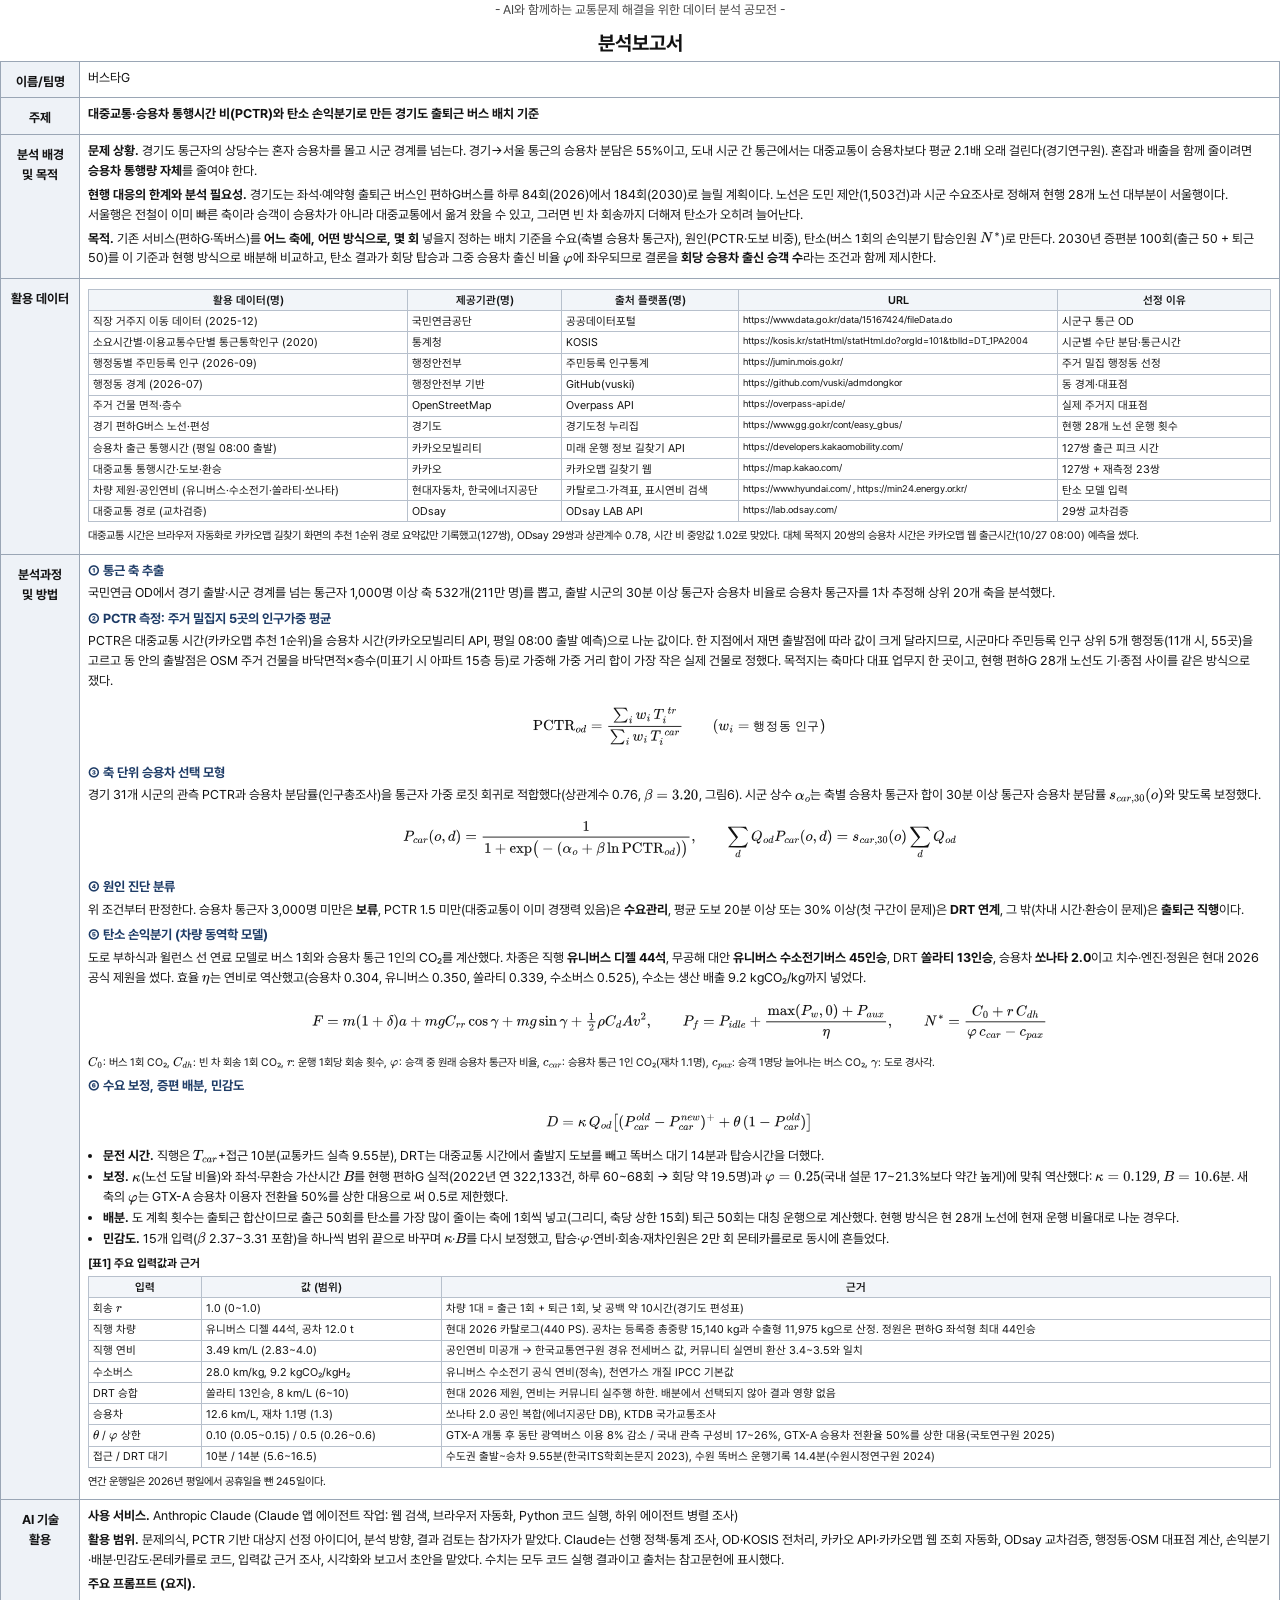
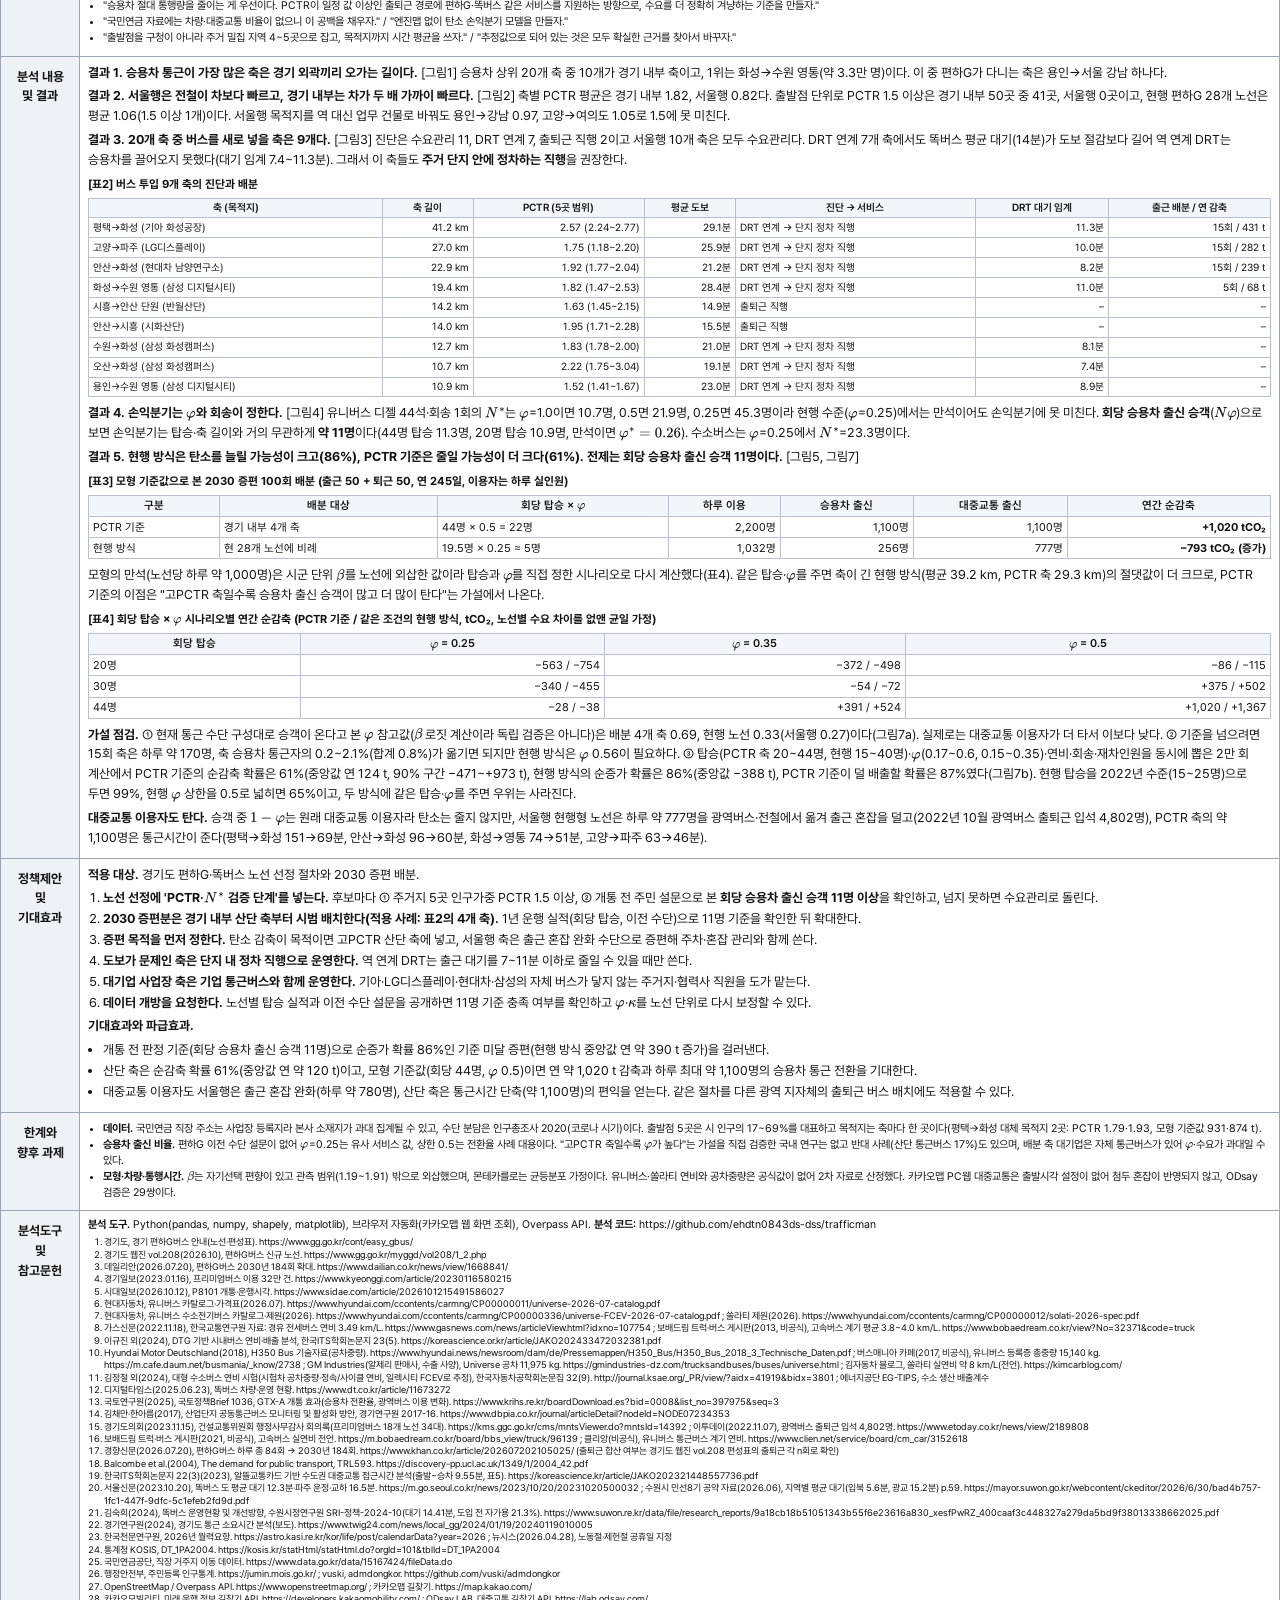
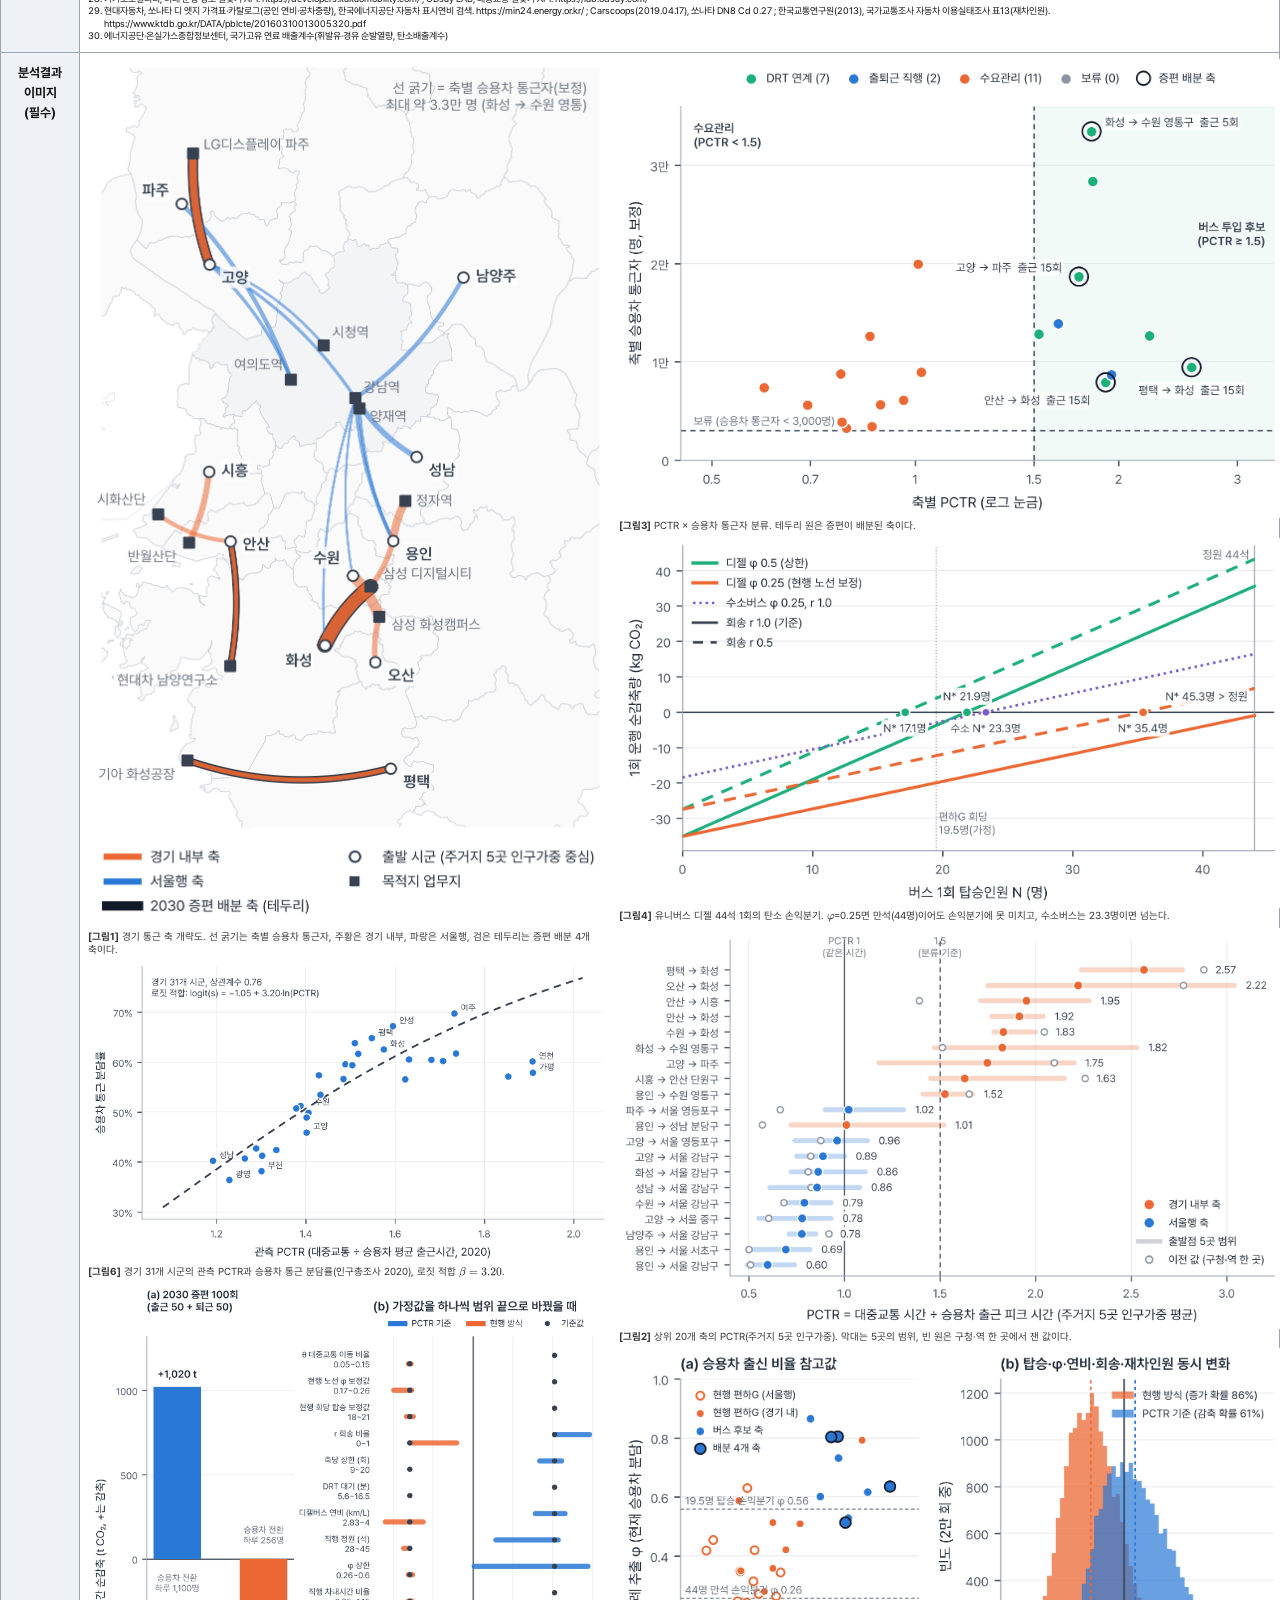
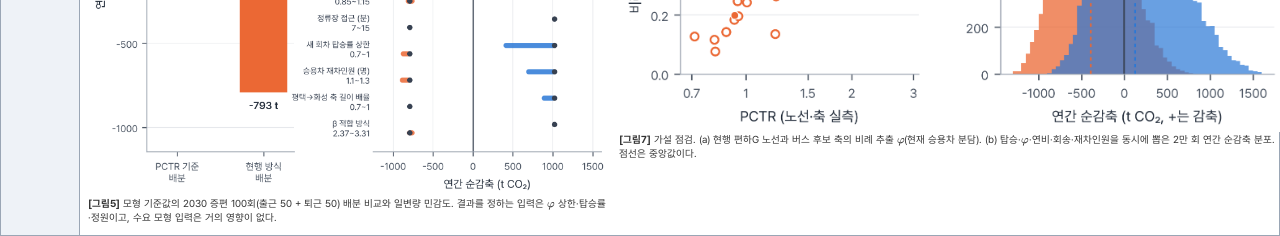
<file: report/report.html>
<!doctype html>
<html lang="ko"><head><meta charset="utf-8">
<title>분석보고서</title>
<script>
window.MathJax={tex:{inlineMath:[['\\(','\\)']],displayMath:[['\\[','\\]']]},svg:{fontCache:'global'},startup:{typeset:true}};
</script>
<script src="mathjax/tex-svg.js"></script>
<style>
@font-face{font-family:"Pretendard";src:url("fonts/Pretendard-Regular.otf");font-weight:400}
@font-face{font-family:"Pretendard";src:url("fonts/Pretendard-SemiBold.otf");font-weight:600}
@font-face{font-family:"Pretendard";src:url("fonts/Pretendard-Bold.otf");font-weight:700}
@page{size:A4}
*{box-sizing:border-box}
body{font-family:"Pretendard",sans-serif;font-size:9.6pt;line-height:1.55;color:#111;margin:0;word-break:keep-all;overflow-wrap:break-word}
h1{font-size:15pt;text-align:center;margin:0 0 2px}
.sub{text-align:center;font-size:9.5pt;color:#444;margin-bottom:8px}
table.form{width:100%;border-collapse:collapse;margin-bottom:6px}
table.form>tbody>tr>th{width:21mm;background:#eef2f7;border:1px solid #9aa6b5;font-size:9.6pt;font-weight:700;vertical-align:middle;padding:6px 4px;text-align:center}
table.form>tbody>tr>td{border:1px solid #9aa6b5;padding:6px 8px;vertical-align:top}
.form{border-top:1px solid #9aa6b5;border-left:1px solid #9aa6b5}
.sec{display:grid;grid-template-columns:21mm minmax(0,1fr)}
.lbl{background:#eef2f7;border-right:1px solid #9aa6b5;border-bottom:1px solid #9aa6b5;font-weight:700;display:flex;align-items:flex-start;justify-content:center;text-align:center;padding:10px 4px 6px}
table.t tr{break-inside:avoid}
.cnt{border-right:1px solid #9aa6b5;border-bottom:1px solid #9aa6b5;padding:6px 8px;min-width:0}
p{margin:0 0 4px}
ul,ol{margin:2px 0 4px;padding-left:15px}
li{margin:1px 0}
b{font-weight:700}
h3{font-size:9.8pt;margin:6px 0 2px;color:#1d3b66}
h3:first-child{margin-top:0}
table.t{width:100%;border-collapse:collapse;margin:4px 0 6px;font-size:8.4pt;line-height:1.35}
table.t th,table.t td{border:1px solid #b7c0cc;padding:2.5px 4px;vertical-align:top}
table.t th{background:#f2f5f9;font-weight:600;text-align:center}
td.n{text-align:right;white-space:nowrap}
.cap{font-size:8.3pt;color:#333;margin:2px 0 6px}
.tc{font-size:8.6pt;font-weight:700;margin:6px 0 1px;break-after:avoid}
.eq{margin:3px 0;overflow-x:auto}
.small{font-size:8.2pt;line-height:1.4}
.refs{font-size:7.9pt;line-height:1.38;padding-left:16px}
.refs li{margin:0}
.figs{display:grid;grid-template-columns:1fr 1fr;gap:6px 10px}
.fig{break-inside:avoid}
.fig img{width:100%;display:block}
.fig.wide{grid-column:1/3}
.fig.wide img{width:78%;margin:0 auto}
.key{background:#f6f8fb;border-left:3px solid #2a78d6;padding:4px 8px;margin:4px 0}
.pb{break-before:page}
mjx-container{font-size:96%!important}
table.t2 td,table.t2 th{white-space:nowrap;font-size:0.92em}
table.t2 td:first-child{white-space:normal}
table.t td.small{word-break:break-all}
table.dt{table-layout:fixed}
table.dt td.small{font-size:7.2pt;line-height:1.25}
h3{break-after:avoid}
.keep{break-inside:avoid}
ol.refs{font-size:7.1pt;line-height:1.3}
.figs2{display:grid;grid-template-columns:44% 56%;gap:0 10px}
.figs2 .col{min-width:0}
.figs2 .fig{margin-bottom:4px}
.figs2 .cap{font-size:7.6pt;line-height:1.3;margin:1px 0 5px}
</style></head><body>

<div class="sub">- AI와 함께하는 교통문제 해결을 위한 데이터 분석 공모전 -</div>
<h1>분석보고서</h1>

<div class="form">
<div class="sec"><div class="lbl">이름/팀명</div><div class="cnt">버스타G</div></div>
<div class="sec"><div class="lbl">주제</div><div class="cnt"><b>대중교통·승용차 통행시간 비(PCTR)와 탄소 손익분기로 만든 경기도 출퇴근 버스 배치 기준</b></div></div>

<div class="sec"><div class="lbl">분석 배경<br>및 목적</div><div class="cnt">
<p><b>문제 상황.</b> 경기도 통근자의 상당수는 혼자 승용차를 몰고 시군 경계를 넘는다. 경기→서울 통근의 승용차 분담은 55%이고, 도내 시군 간 통근에서는 대중교통이 승용차보다 평균 2.1배 오래 걸린다(경기연구원). 혼잡과 배출을 함께 줄이려면 <b>승용차 통행량 자체</b>를 줄여야 한다.</p>
<p><b>현행 대응의 한계와 분석 필요성.</b> 경기도는 좌석·예약형 출퇴근 버스인 편하G버스를 하루 84회(2026)에서 184회(2030)로 늘릴 계획이다. 노선은 도민 제안(1,503건)과 시군 수요조사로 정해져 현행 28개 노선 대부분이 서울행이다. 서울행은 전철이 이미 빠른 축이라 승객이 승용차가 아니라 대중교통에서 옮겨 왔을 수 있고, 그러면 빈 차 회송까지 더해져 탄소가 오히려 늘어난다.</p>
<p><b>목적.</b> 기존 서비스(편하G·똑버스)를 <b>어느 축에, 어떤 방식으로, 몇 회</b> 넣을지 정하는 배치 기준을 수요(축별 승용차 통근자), 원인(PCTR·도보 비중), 탄소(버스 1회의 손익분기 탑승인원 \(N^*\))로 만든다. 2030년 증편분 100회(출근 50 + 퇴근 50)를 이 기준과 현행 방식으로 배분해 비교하고, 탄소 결과가 회당 탑승과 그중 승용차 출신 비율 \(\varphi\)에 좌우되므로 결론을 <b>회당 승용차 출신 승객 수</b>라는 조건과 함께 제시한다.</p>
</div></div>

<div class="sec"><div class="lbl">활용 데이터</div><div class="cnt">
<table class="t dt"><colgroup><col style="width:27%"><col style="width:13%"><col style="width:15%"><col style="width:27%"><col style="width:18%"></colgroup><thead><tr><th>활용 데이터(명)</th><th>제공기관(명)</th><th>출처 플랫폼(명)</th><th>URL</th><th>선정 이유</th></tr></thead><tbody>
<tr><td>직장 거주지 이동 데이터 (2025-12)</td><td>국민연금공단</td><td>공공데이터포털</td><td class="small">https://www.data.go.kr/data/15167424/fileData.do</td><td>시군구 통근 OD</td></tr>
<tr><td>소요시간별·이용교통수단별 통근통학인구 (2020)</td><td>통계청</td><td>KOSIS</td><td class="small">https://kosis.kr/statHtml/statHtml.do?orgId=101&amp;tblId=DT_1PA2004</td><td>시군별 수단 분담·통근시간</td></tr>
<tr><td>행정동별 주민등록 인구 (2026-09)</td><td>행정안전부</td><td>주민등록 인구통계</td><td class="small">https://jumin.mois.go.kr/</td><td>주거 밀집 행정동 선정</td></tr>
<tr><td>행정동 경계 (2026-07)</td><td>행정안전부 기반</td><td>GitHub(vuski)</td><td class="small">https://github.com/vuski/admdongkor</td><td>동 경계·대표점</td></tr>
<tr><td>주거 건물 면적·층수</td><td>OpenStreetMap</td><td>Overpass API</td><td class="small">https://overpass-api.de/</td><td>실제 주거지 대표점</td></tr>
<tr><td>경기 편하G버스 노선·편성</td><td>경기도</td><td>경기도청 누리집</td><td class="small">https://www.gg.go.kr/cont/easy_gbus/</td><td>현행 28개 노선 운행 횟수</td></tr>
<tr><td>승용차 출근 통행시간 (평일 08:00 출발)</td><td>카카오모빌리티</td><td>미래 운행 정보 길찾기 API</td><td class="small">https://developers.kakaomobility.com/</td><td>127쌍 출근 피크 시간</td></tr>
<tr><td>대중교통 통행시간·도보·환승</td><td>카카오</td><td>카카오맵 길찾기 웹</td><td class="small">https://map.kakao.com/</td><td>127쌍 + 재측정 23쌍</td></tr>
<tr><td>차량 제원·공인연비 (유니버스·수소전기·쏠라티·쏘나타)</td><td>현대자동차, 한국에너지공단</td><td>카탈로그·가격표, 표시연비 검색</td><td class="small">https://www.hyundai.com/ , https://min24.energy.or.kr/</td><td>탄소 모델 입력</td></tr>
<tr><td>대중교통 경로 (교차검증)</td><td>ODsay</td><td>ODsay LAB API</td><td class="small">https://lab.odsay.com/</td><td>29쌍 교차검증</td></tr>
</tbody></table>
<p class="small">대중교통 시간은 브라우저 자동화로 카카오맵 길찾기 화면의 추천 1순위 경로 요약값만 기록했고(127쌍), ODsay 29쌍과 상관계수 0.78, 시간 비 중앙값 1.02로 맞았다. 대체 목적지 20쌍의 승용차 시간은 카카오맵 웹 출근시간(10/27 08:00) 예측을 썼다.</p>
</div></div>

<div class="sec"><div class="lbl">분석과정<br>및 방법</div><div class="cnt">
<h3>① 통근 축 추출</h3>
<p>국민연금 OD에서 경기 출발·시군 경계를 넘는 통근자 1,000명 이상 축 532개(211만 명)를 뽑고, 출발 시군의 30분 이상 통근자 승용차 비율로 승용차 통근자를 1차 추정해 상위 20개 축을 분석했다.</p>
<h3>② PCTR 측정: 주거 밀집지 5곳의 인구가중 평균</h3>
<p>PCTR은 대중교통 시간(카카오맵 추천 1순위)을 승용차 시간(카카오모빌리티 API, 평일 08:00 출발 예측)으로 나눈 값이다. 한 지점에서 재면 출발점에 따라 값이 크게 달라지므로, 시군마다 주민등록 인구 상위 5개 행정동(11개 시, 55곳)을 고르고 동 안의 출발점은 OSM 주거 건물을 바닥면적×층수(미표기 시 아파트 15층 등)로 가중해 가중 거리 합이 가장 작은 실제 건물로 정했다. 목적지는 축마다 대표 업무지 한 곳이고, 현행 편하G 28개 노선도 기·종점 사이를 같은 방식으로 쟀다.</p>
<div class="eq">\[ \mathrm{PCTR}_{od}=\frac{\sum_i w_i\,T^{\,tr}_{i}}{\sum_i w_i\,T^{\,car}_{i}}\qquad (w_i=\text{행정동 인구}) \]</div>
<h3>③ 축 단위 승용차 선택 모형</h3>
<p>경기 31개 시군의 관측 PCTR과 승용차 분담률(인구총조사)을 통근자 가중 로짓 회귀로 적합했다(상관계수 0.76, \(\beta=3.20\), 그림6). 시군 상수 \(\alpha_o\)는 축별 승용차 통근자 합이 30분 이상 통근자 승용차 분담률 \(s_{car,30}(o)\)와 맞도록 보정했다.</p>
<div class="eq">\[ P_{car}(o,d)=\frac{1}{1+\exp\!\big(-(\alpha_o+\beta\ln \mathrm{PCTR}_{od})\big)},\qquad \sum_d Q_{od}P_{car}(o,d)=s_{car,30}(o)\sum_d Q_{od} \]</div>
<h3>④ 원인 진단 분류</h3>
<p>위 조건부터 판정한다. 승용차 통근자 3,000명 미만은 <b>보류</b>, PCTR 1.5 미만(대중교통이 이미 경쟁력 있음)은 <b>수요관리</b>, 평균 도보 20분 이상 또는 30% 이상(첫 구간이 문제)은 <b>DRT 연계</b>, 그 밖(차내 시간·환승이 문제)은 <b>출퇴근 직행</b>이다.</p>
<h3>⑤ 탄소 손익분기 (차량 동역학 모델)</h3>
<p>도로 부하식과 윌런스 선 연료 모델로 버스 1회와 승용차 통근 1인의 CO₂를 계산했다. 차종은 직행 <b>유니버스 디젤 44석</b>, 무공해 대안 <b>유니버스 수소전기버스 45인승</b>, DRT <b>쏠라티 13인승</b>, 승용차 <b>쏘나타 2.0</b>이고 치수·엔진·정원은 현대 2026 공식 제원을 썼다. 효율 \(\eta\)는 연비로 역산했고(승용차 0.304, 유니버스 0.350, 쏠라티 0.339, 수소버스 0.525), 수소는 생산 배출 9.2 kgCO₂/kg까지 넣었다.</p>
<div class="eq">\[ F=m(1+\delta)a+mgC_{rr}\cos\gamma+mg\sin\gamma+\tfrac12\rho C_dAv^2,\qquad P_f=P_{idle}+\frac{\max(P_w,0)+P_{aux}}{\eta},\qquad N^*=\frac{C_0+r\,C_{dh}}{\varphi\,c_{car}-c_{pax}} \]</div>
<p class="small">\(C_0\): 버스 1회 CO₂, \(C_{dh}\): 빈 차 회송 1회 CO₂, \(r\): 운행 1회당 회송 횟수, \(\varphi\): 승객 중 원래 승용차 통근자 비율, \(c_{car}\): 승용차 통근 1인 CO₂(재차 1.1명), \(c_{pax}\): 승객 1명당 늘어나는 버스 CO₂, \(\gamma\): 도로 경사각.</p>
<h3>⑥ 수요 보정, 증편 배분, 민감도</h3>
<div class="eq">\[ D=\kappa\,Q_{od}\big[(P_{car}^{old}-P_{car}^{new})^+ +\theta\,(1-P_{car}^{old})\big] \]</div>
<ul>
<li><b>문전 시간.</b> 직행은 \(T_{car}\)+접근 10분(교통카드 실측 9.55분), DRT는 대중교통 시간에서 출발지 도보를 빼고 똑버스 대기 14분과 탑승시간을 더했다.</li>
<li><b>보정.</b> \(\kappa\)(노선 도달 비율)와 좌석·무환승 가산시간 \(B\)를 현행 편하G 실적(2022년 연 322,133건, 하루 60~68회 → 회당 약 19.5명)과 \(\varphi=0.25\)(국내 설문 17~21.3%보다 약간 높게)에 맞춰 역산했다: \(\kappa=0.129\), \(B=10.6\)분. 새 축의 \(\varphi\)는 GTX-A 승용차 이용자 전환율 50%를 상한 대용으로 써 0.5로 제한했다.</li>
<li><b>배분.</b> 도 계획 횟수는 출퇴근 합산이므로 출근 50회를 탄소를 가장 많이 줄이는 축에 1회씩 넣고(그리디, 축당 상한 15회) 퇴근 50회는 대칭 운행으로 계산했다. 현행 방식은 현 28개 노선에 현재 운행 비율대로 나눈 경우다.</li>
<li><b>민감도.</b> 15개 입력(\(\beta\) 2.37~3.31 포함)을 하나씩 범위 끝으로 바꾸며 \(\kappa\)·\(B\)를 다시 보정했고, 탑승·\(\varphi\)·연비·회송·재차인원은 2만 회 몬테카를로로 동시에 흔들었다.</li>
</ul>
<div class="tc">[표1] 주요 입력값과 근거</div>
<table class="t"><thead><tr><th>입력</th><th>값 (범위)</th><th>근거</th></tr></thead><tbody>
<tr><td>회송 \(r\)</td><td>1.0 (0~1.0)</td><td>차량 1대 = 출근 1회 + 퇴근 1회, 낮 공백 약 10시간(경기도 편성표)</td></tr>
<tr><td>직행 차량</td><td>유니버스 디젤 44석, 공차 12.0 t</td><td>현대 2026 카탈로그(440 PS). 공차는 등록증 총중량 15,140 kg과 수출형 11,975 kg으로 산정. 정원은 편하G 좌석형 최대 44인승</td></tr>
<tr><td>직행 연비</td><td>3.49 km/L (2.83~4.0)</td><td>공인연비 미공개 → 한국교통연구원 경유 전세버스 값, 커뮤니티 실연비 환산 3.4~3.5와 일치</td></tr>
<tr><td>수소버스</td><td>28.0 km/kg, 9.2 kgCO₂/kgH₂</td><td>유니버스 수소전기 공식 연비(정속), 천연가스 개질 IPCC 기본값</td></tr>
<tr><td>DRT 승합</td><td>쏠라티 13인승, 8 km/L (6~10)</td><td>현대 2026 제원, 연비는 커뮤니티 실주행 하한. 배분에서 선택되지 않아 결과 영향 없음</td></tr>
<tr><td>승용차</td><td>12.6 km/L, 재차 1.1명 (1.3)</td><td>쏘나타 2.0 공인 복합(에너지공단 DB), KTDB 국가교통조사</td></tr>
<tr><td>\(\theta\) / \(\varphi\) 상한</td><td>0.10 (0.05~0.15) / 0.5 (0.26~0.6)</td><td>GTX-A 개통 후 동탄 광역버스 이용 8% 감소 / 국내 관측 구성비 17~26%, GTX-A 승용차 전환율 50%를 상한 대용(국토연구원 2025)</td></tr>
<tr><td>접근 / DRT 대기</td><td>10분 / 14분 (5.6~16.5)</td><td>수도권 출발~승차 9.55분(한국ITS학회논문지 2023), 수원 똑버스 운행기록 14.4분(수원시정연구원 2024)</td></tr>
</tbody></table>
<p class="small">연간 운행일은 2026년 평일에서 공휴일을 뺀 245일이다.</p>
</div></div>

<div class="sec"><div class="lbl">AI 기술<br>활용</div><div class="cnt">
<p><b>사용 서비스.</b> Anthropic Claude (Claude 앱 에이전트 작업: 웹 검색, 브라우저 자동화, Python 코드 실행, 하위 에이전트 병렬 조사)</p>
<p><b>활용 범위.</b> 문제의식, PCTR 기반 대상지 선정 아이디어, 분석 방향, 결과 검토는 참가자가 맡았다. Claude는 선행 정책·통계 조사, OD·KOSIS 전처리, 카카오 API·카카오맵 웹 조회 자동화, ODsay 교차검증, 행정동·OSM 대표점 계산, 손익분기·배분·민감도·몬테카를로 코드, 입력값 근거 조사, 시각화와 보고서 초안을 맡았다. 수치는 모두 코드 실행 결과이고 출처는 참고문헌에 표시했다.</p>
<p><b>주요 프롬프트 (요지).</b></p>
<ul class="small">
<li>"승용차 절대 통행량을 줄이는 게 우선이다. PCTR이 일정 값 이상인 출퇴근 경로에 편하G·똑버스 같은 서비스를 지원하는 방향으로, 수요를 더 정확히 겨냥하는 기준을 만들자."</li>
<li>"국민연금 자료에는 차량·대중교통 비율이 없으니 이 공백을 채우자." / "엔진맵 없이 탄소 손익분기 모델을 만들자."</li>
<li>"출발점을 구청이 아니라 주거 밀집 지역 4~5곳으로 잡고, 목적지까지 시간 평균을 쓰자." / "추정값으로 되어 있는 것은 모두 확실한 근거를 찾아서 바꾸자."</li>
</ul>
</div></div>

<div class="sec"><div class="lbl">분석 내용<br>및 결과</div><div class="cnt">
<p><b>결과 1. 승용차 통근이 가장 많은 축은 경기 외곽끼리 오가는 길이다.</b> [그림1] 승용차 상위 20개 축 중 10개가 경기 내부 축이고, 1위는 화성→수원 영통(약 3.3만 명)이다. 이 중 편하G가 다니는 축은 용인→서울 강남 하나다.</p>
<p><b>결과 2. 서울행은 전철이 차보다 빠르고, 경기 내부는 차가 두 배 가까이 빠르다.</b> [그림2] 축별 PCTR 평균은 경기 내부 1.82, 서울행 0.82다. 출발점 단위로 PCTR 1.5 이상은 경기 내부 50곳 중 41곳, 서울행 0곳이고, 현행 편하G 28개 노선은 평균 1.06(1.5 이상 1개)이다. 서울행 목적지를 역 대신 업무 건물로 바꿔도 용인→강남 0.97, 고양→여의도 1.05로 1.5에 못 미친다.</p>
<p><b>결과 3. 20개 축 중 버스를 새로 넣을 축은 9개다.</b> [그림3] 진단은 수요관리 11, DRT 연계 7, 출퇴근 직행 2이고 서울행 10개 축은 모두 수요관리다. DRT 연계 7개 축에서도 똑버스 평균 대기(14분)가 도보 절감보다 길어 역 연계 DRT는 승용차를 끌어오지 못했다(대기 임계 7.4~11.3분). 그래서 이 축들도 <b>주거 단지 안에 정차하는 직행</b>을 권장한다.</p>
<div class="tc">[표2] 버스 투입 9개 축의 진단과 배분</div>
<table class="t t2"><thead><tr><th>축 (목적지)</th><th>축 길이</th><th>PCTR (5곳 범위)</th><th>평균 도보</th><th>진단 → 서비스</th><th>DRT 대기 임계</th><th>출근 배분 / 연 감축</th></tr></thead><tbody>
<tr><td>평택→화성 (기아 화성공장)</td><td class="n">41.2 km</td><td class="n">2.57 (2.24~2.77)</td><td class="n">29.1분</td><td>DRT 연계 → 단지 정차 직행</td><td class="n">11.3분</td><td class="n">15회 / 431 t</td></tr>
<tr><td>고양→파주 (LG디스플레이)</td><td class="n">27.0 km</td><td class="n">1.75 (1.18~2.20)</td><td class="n">25.9분</td><td>DRT 연계 → 단지 정차 직행</td><td class="n">10.0분</td><td class="n">15회 / 282 t</td></tr>
<tr><td>안산→화성 (현대차 남양연구소)</td><td class="n">22.9 km</td><td class="n">1.92 (1.77~2.04)</td><td class="n">21.2분</td><td>DRT 연계 → 단지 정차 직행</td><td class="n">8.2분</td><td class="n">15회 / 239 t</td></tr>
<tr><td>화성→수원 영통 (삼성 디지털시티)</td><td class="n">19.4 km</td><td class="n">1.82 (1.47~2.53)</td><td class="n">28.4분</td><td>DRT 연계 → 단지 정차 직행</td><td class="n">11.0분</td><td class="n">5회 / 68 t</td></tr>
<tr><td>시흥→안산 단원 (반월산단)</td><td class="n">14.2 km</td><td class="n">1.63 (1.45~2.15)</td><td class="n">14.9분</td><td>출퇴근 직행</td><td class="n">–</td><td class="n">–</td></tr>
<tr><td>안산→시흥 (시화산단)</td><td class="n">14.0 km</td><td class="n">1.95 (1.71~2.28)</td><td class="n">15.5분</td><td>출퇴근 직행</td><td class="n">–</td><td class="n">–</td></tr>
<tr><td>수원→화성 (삼성 화성캠퍼스)</td><td class="n">12.7 km</td><td class="n">1.83 (1.78~2.00)</td><td class="n">21.0분</td><td>DRT 연계 → 단지 정차 직행</td><td class="n">8.1분</td><td class="n">–</td></tr>
<tr><td>오산→화성 (삼성 화성캠퍼스)</td><td class="n">10.7 km</td><td class="n">2.22 (1.75~3.04)</td><td class="n">19.1분</td><td>DRT 연계 → 단지 정차 직행</td><td class="n">7.4분</td><td class="n">–</td></tr>
<tr><td>용인→수원 영통 (삼성 디지털시티)</td><td class="n">10.9 km</td><td class="n">1.52 (1.41~1.67)</td><td class="n">23.0분</td><td>DRT 연계 → 단지 정차 직행</td><td class="n">8.9분</td><td class="n">–</td></tr>
</tbody></table>
<p><b>결과 4. 손익분기는 \(\varphi\)와 회송이 정한다.</b> [그림4] 유니버스 디젤 44석·회송 1회의 \(N^*\)는 \(\varphi\)=1.0이면 10.7명, 0.5면 21.9명, 0.25면 45.3명이라 현행 수준(\(\varphi\)=0.25)에서는 만석이어도 손익분기에 못 미친다. <b>회당 승용차 출신 승객</b>(\(N\varphi\))으로 보면 손익분기는 탑승·축 길이와 거의 무관하게 <b>약 11명</b>이다(44명 탑승 11.3명, 20명 탑승 10.9명, 만석이면 \(\varphi^*=0.26\)). 수소버스는 \(\varphi\)=0.25에서 \(N^*\)=23.3명이다.</p>
<p><b>결과 5. 현행 방식은 탄소를 늘릴 가능성이 크고(86%), PCTR 기준은 줄일 가능성이 더 크다(61%). 전제는 회당 승용차 출신 승객 11명이다.</b> [그림5, 그림7]</p>
<div class="keep"><div class="tc">[표3] 모형 기준값으로 본 2030 증편 100회 배분 (출근 50 + 퇴근 50, 연 245일, 이용자는 하루 실인원)</div>
<table class="t"><thead><tr><th>구분</th><th>배분 대상</th><th>회당 탑승 × \(\varphi\)</th><th>하루 이용</th><th>승용차 출신</th><th>대중교통 출신</th><th>연간 순감축</th></tr></thead><tbody>
<tr><td>PCTR 기준</td><td>경기 내부 4개 축</td><td>44명 × 0.5 = 22명</td><td class="n">2,200명</td><td class="n">1,100명</td><td class="n">1,100명</td><td class="n"><b>+1,020 tCO₂</b></td></tr>
<tr><td>현행 방식</td><td>현 28개 노선에 비례</td><td>19.5명 × 0.25 ≈ 5명</td><td class="n">1,032명</td><td class="n">256명</td><td class="n">777명</td><td class="n"><b>−793 tCO₂ (증가)</b></td></tr>
</tbody></table></div>
<p>모형의 만석(노선당 하루 약 1,000명)은 시군 단위 \(\beta\)를 노선에 외삽한 값이라 탑승과 \(\varphi\)를 직접 정한 시나리오로 다시 계산했다(표4). 같은 탑승·\(\varphi\)를 주면 축이 긴 현행 방식(평균 39.2 km, PCTR 축 29.3 km)의 절댓값이 더 크므로, PCTR 기준의 이점은 "고PCTR 축일수록 승용차 출신 승객이 많고 더 많이 탄다"는 가설에서 나온다.</p>
<div class="keep"><div class="tc">[표4] 회당 탑승 × \(\varphi\) 시나리오별 연간 순감축 (PCTR 기준 / 같은 조건의 현행 방식, tCO₂, 노선별 수요 차이를 없앤 균일 가정)</div>
<table class="t"><thead><tr><th>회당 탑승</th><th>\(\varphi\) = 0.25</th><th>\(\varphi\) = 0.35</th><th>\(\varphi\) = 0.5</th></tr></thead><tbody>
<tr><td>20명</td><td class="n">−563 / −754</td><td class="n">−372 / −498</td><td class="n">−86 / −115</td></tr>
<tr><td>30명</td><td class="n">−340 / −455</td><td class="n">−54 / −72</td><td class="n">+375 / +502</td></tr>
<tr><td>44명</td><td class="n">−28 / −38</td><td class="n">+391 / +524</td><td class="n">+1,020 / +1,367</td></tr>
</tbody></table></div>
<p><b>가설 점검.</b> ① 현재 통근 수단 구성대로 승객이 온다고 본 \(\varphi\) 참고값(\(\beta\) 로짓 계산이라 독립 검증은 아니다)은 배분 4개 축 0.69, 현행 노선 0.33(서울행 0.27)이다(그림7a). 실제로는 대중교통 이용자가 더 타서 이보다 낮다. ② 기준을 넘으려면 15회 축은 하루 약 170명, 축 승용차 통근자의 0.2~2.1%(합계 0.8%)가 옮기면 되지만 현행 방식은 \(\varphi\) 0.56이 필요하다. ③ 탑승(PCTR 축 20~44명, 현행 15~40명)·\(\varphi\)(0.17~0.6, 0.15~0.35)·연비·회송·재차인원을 동시에 뽑은 2만 회 계산에서 PCTR 기준의 순감축 확률은 61%(중앙값 연 124 t, 90% 구간 −471~+973 t), 현행 방식의 순증가 확률은 86%(중앙값 −388 t), PCTR 기준이 덜 배출할 확률은 87%였다(그림7b). 현행 탑승을 2022년 수준(15~25명)으로 두면 99%, 현행 \(\varphi\) 상한을 0.5로 넓히면 65%이고, 두 방식에 같은 탑승·\(\varphi\)를 주면 우위는 사라진다.</p>
<p><b>대중교통 이용자도 탄다.</b> 승객 중 \(1-\varphi\)는 원래 대중교통 이용자라 탄소는 줄지 않지만, 서울행 현행형 노선은 하루 약 777명을 광역버스·전철에서 옮겨 출근 혼잡을 덜고(2022년 10월 광역버스 출퇴근 입석 4,802명), PCTR 축의 약 1,100명은 통근시간이 준다(평택→화성 151→69분, 안산→화성 96→60분, 화성→영통 74→51분, 고양→파주 63→46분).</p>
</div></div>

<div class="sec"><div class="lbl">정책제안<br>및<br>기대효과</div><div class="cnt">
<p><b>적용 대상.</b> 경기도 편하G·똑버스 노선 선정 절차와 2030 증편 배분.</p>
<ol>
<li><b>노선 선정에 'PCTR·\(N^*\) 검증 단계'를 넣는다.</b> 후보마다 ① 주거지 5곳 인구가중 PCTR 1.5 이상, ② 개통 전 주민 설문으로 본 <b>회당 승용차 출신 승객 11명 이상</b>을 확인하고, 넘지 못하면 수요관리로 돌린다.</li>
<li><b>2030 증편분은 경기 내부 산단 축부터 시범 배치한다(적용 사례: 표2의 4개 축).</b> 1년 운행 실적(회당 탑승, 이전 수단)으로 11명 기준을 확인한 뒤 확대한다.</li>
<li><b>증편 목적을 먼저 정한다.</b> 탄소 감축이 목적이면 고PCTR 산단 축에 넣고, 서울행 축은 출근 혼잡 완화 수단으로 증편해 주차·혼잡 관리와 함께 쓴다.</li>
<li><b>도보가 문제인 축은 단지 내 정차 직행으로 운영한다.</b> 역 연계 DRT는 출근 대기를 7~11분 이하로 줄일 수 있을 때만 쓴다.</li>
<li><b>대기업 사업장 축은 기업 통근버스와 함께 운영한다.</b> 기아·LG디스플레이·현대차·삼성의 자체 버스가 닿지 않는 주거지·협력사 직원을 도가 맡는다.</li>
<li><b>데이터 개방을 요청한다.</b> 노선별 탑승 실적과 이전 수단 설문을 공개하면 11명 기준 충족 여부를 확인하고 \(\varphi\)·\(\kappa\)를 노선 단위로 다시 보정할 수 있다.</li>
</ol>
<p><b>기대효과와 파급효과.</b></p>
<ul>
<li>개통 전 판정 기준(회당 승용차 출신 승객 11명)으로 순증가 확률 86%인 기준 미달 증편(현행 방식 중앙값 연 약 390 t 증가)을 걸러낸다.</li>
<li>산단 축은 순감축 확률 61%(중앙값 연 약 120 t)이고, 모형 기준값(회당 44명, \(\varphi\) 0.5)이면 연 약 1,020 t 감축과 하루 최대 약 1,100명의 승용차 통근 전환을 기대한다.</li>
<li>대중교통 이용자도 서울행은 출근 혼잡 완화(하루 약 780명), 산단 축은 통근시간 단축(약 1,100명)의 편익을 얻는다. 같은 절차를 다른 광역 지자체의 출퇴근 버스 배치에도 적용할 수 있다.</li>
</ul>
</div></div>

<div class="sec"><div class="lbl">한계와<br>향후 과제</div><div class="cnt small">
<ul>
<li><b>데이터.</b> 국민연금 직장 주소는 사업장 등록지라 본사 소재지가 과대 집계될 수 있고, 수단 분담은 인구총조사 2020(코로나 시기)이다. 출발점 5곳은 시 인구의 17~69%를 대표하고 목적지는 축마다 한 곳이다(평택→화성 대체 목적지 2곳: PCTR 1.79·1.93, 모형 기준값 931·874 t).</li>
<li><b>승용차 출신 비율.</b> 편하G 이전 수단 설문이 없어 \(\varphi\)=0.25는 유사 서비스 값, 상한 0.5는 전환율 사례 대용이다. "고PCTR 축일수록 \(\varphi\)가 높다"는 가설을 직접 검증한 국내 연구는 없고 반대 사례(산단 통근버스 17%)도 있으며, 배분 축 대기업은 자체 통근버스가 있어 \(\varphi\)·수요가 과대일 수 있다.</li>
<li><b>모형·차량·통행시간.</b> \(\beta\)는 자기선택 편향이 있고 관측 범위(1.19~1.91) 밖으로 외삽했으며, 몬테카를로는 균등분포 가정이다. 유니버스·쏠라티 연비와 공차중량은 공식값이 없어 2차 자료로 산정했다. 카카오맵 PC웹 대중교통은 출발시각 설정이 없어 첨두 혼잡이 반영되지 않고, ODsay 검증은 29쌍이다.</li>
</ul>
</div></div>

<div class="sec"><div class="lbl">분석도구<br>및<br>참고문헌</div><div class="cnt">
<p class="small"><b>분석 도구.</b> Python(pandas, numpy, shapely, matplotlib), 브라우저 자동화(카카오맵 웹 화면 조회), Overpass API. <b>분석 코드:</b> https://github.com/ehdtn0843ds-dss/trafficman</p>
<ol class="refs">
<li>경기도, 경기 편하G버스 안내(노선·편성표). https://www.gg.go.kr/cont/easy_gbus/</li>
<li>경기도 웹진 vol.208(2026.10), 편하G버스 신규 노선. https://www.gg.go.kr/myggd/vol208/1_2.php</li>
<li>데일리안(2026.07.20), 편하G버스 2030년 184회 확대. https://www.dailian.co.kr/news/view/1668841/</li>
<li>경기일보(2023.01.16), 프리미엄버스 이용 32만 건. https://www.kyeonggi.com/article/20230116580215</li>
<li>시대일보(2026.10.12), P8101 개통·운행시각. https://www.sidae.com/article/2026101215491586027</li>
<li>현대자동차, 유니버스 카탈로그·가격표(2026.07). https://www.hyundai.com/ccontents/carmng/CP00000011/universe-2026-07-catalog.pdf</li>
<li>현대자동차, 유니버스 수소전기버스 카탈로그·제원(2026). https://www.hyundai.com/ccontents/carmng/CP00000336/universe-FCEV-2026-07-catalog.pdf ; 쏠라티 제원(2026). https://www.hyundai.com/ccontents/carmng/CP00000012/solati-2026-spec.pdf</li>
<li>가스신문(2022.11.18), 한국교통연구원 자료: 경유 전세버스 연비 3.49 km/L. https://www.gasnews.com/news/articleView.html?idxno=107754 ; 보배드림 트럭·버스 게시판(2013, 비공식), 고속버스 계기 평균 3.8~4.0 km/L. https://www.bobaedream.co.kr/view?No=32371&amp;code=truck</li>
<li>이규진 외(2024), DTG 기반 시내버스 연비·배출 분석, 한국ITS학회논문지 23(5). https://koreascience.or.kr/article/JAKO202433472032381.pdf</li>
<li>Hyundai Motor Deutschland(2018), H350 Bus 기술자료(공차중량). https://www.hyundai.news/newsroom/dam/de/Pressemappen/H350_Bus/H350_Bus_2018_3_Technische_Daten.pdf ; 버스매니아 카페(2017, 비공식), 유니버스 등록증 총중량 15,140 kg. https://m.cafe.daum.net/busmania/_know/2738 ; GM Industries(알제리 판매사, 수출 사양), Universe 공차 11,975 kg. https://gmindustries-dz.com/trucksandbuses/buses/universe.html ; 김자동차 블로그, 쏠라티 실연비 약 8 km/L(전언). https://kimcarblog.com/</li>
<li>김정철 외(2024), 대형 수소버스 연비 시험(시험차 공차중량·정속/사이클 연비, 일렉시티 FCEV로 추정), 한국자동차공학회논문집 32(9). http://journal.ksae.org/_PR/view/?aidx=41919&amp;bidx=3801 ; 에너지공단 EG-TIPS, 수소 생산 배출계수</li>
<li>디지털타임스(2025.06.23), 똑버스 차량·운영 현황. https://www.dt.co.kr/article/11673272</li>
<li>국토연구원(2025), 국토정책Brief 1036, GTX-A 개통 효과(승용차 전환율, 광역버스 이용 변화). https://www.krihs.re.kr/boardDownload.es?bid=0008&amp;list_no=397975&amp;seq=3</li>
<li>김채만·한아름(2017), 산업단지 공동통근버스 모니터링 및 활성화 방안, 경기연구원 2017-16. https://www.dbpia.co.kr/journal/articleDetail?nodeId=NODE07234353</li>
<li>경기도의회(2023.11.15), 건설교통위원회 행정사무감사 회의록(프리미엄버스 18개 노선 34대). https://kms.ggc.go.kr/cms/mntsViewer.do?mntsId=14392 ; 이투데이(2022.11.07), 광역버스 출퇴근 입석 4,802명. https://www.etoday.co.kr/news/view/2189808</li>
<li>보배드림 트럭·버스 게시판(2021, 비공식), 고속버스 실연비 전언. https://m.bobaedream.co.kr/board/bbs_view/truck/96139 ; 클리앙(비공식), 유니버스 통근버스 계기 연비. https://www.clien.net/service/board/cm_car/3152618</li>
<li>경향신문(2026.07.20), 편하G버스 하루 총 84회 → 2030년 184회. https://www.khan.co.kr/article/202607202105025/ (출퇴근 합산 여부는 경기도 웹진 vol.208 편성표의 출퇴근 각 n회로 확인)</li>
<li>Balcombe et al.(2004), The demand for public transport, TRL593. https://discovery-pp.ucl.ac.uk/1349/1/2004_42.pdf</li>
<li>한국ITS학회논문지 22(3)(2023), 알뜰교통카드 기반 수도권 대중교통 접근시간 분석(출발~승차 9.55분, 표5). https://koreascience.kr/article/JAKO202321448557736.pdf</li>
<li>서울신문(2023.10.20), 똑버스 도 평균 대기 12.3분·파주 운정·교하 16.5분. https://m.go.seoul.co.kr/news/2023/10/20/20231020500032 ; 수원시 민선8기 공약 자료(2026.06), 지역별 평균 대기(입북 5.6분, 광교 15.2분) p.59. https://mayor.suwon.go.kr/webcontent/ckeditor/2026/6/30/bad4b757-1fc1-447f-9dfc-5c1efeb2fd9d.pdf</li>
<li>김숙희(2024), 똑버스 운영현황 및 개선방향, 수원시정연구원 SRI-정책-2024-10(대기 14.41분, 도입 전 자가용 21.3%). https://www.suwon.re.kr/data/file/research_reports/9a18cb18b51051343b55f6e23616a830_xesfPwRZ_400caaf3c448327a279da5bd9f38013338662025.pdf</li>
<li>경기연구원(2024), 경기도 통근 소요시간 분석(보도). https://www.twig24.com/news/local_gg/2024/01/19/20240119010005</li>
<li>한국천문연구원, 2026년 월력요항. https://astro.kasi.re.kr/kor/life/post/calendarData?year=2026 ; 뉴시스(2026.04.28), 노동절·제헌절 공휴일 지정</li>
<li>통계청 KOSIS, DT_1PA2004. https://kosis.kr/statHtml/statHtml.do?orgId=101&amp;tblId=DT_1PA2004</li>
<li>국민연금공단, 직장 거주지 이동 데이터. https://www.data.go.kr/data/15167424/fileData.do</li>
<li>행정안전부, 주민등록 인구통계. https://jumin.mois.go.kr/ ; vuski, admdongkor. https://github.com/vuski/admdongkor</li>
<li>OpenStreetMap / Overpass API. https://www.openstreetmap.org/ ; 카카오맵 길찾기. https://map.kakao.com/</li>
<li>카카오모빌리티, 미래 운행 정보 길찾기 API. https://developers.kakaomobility.com/ ; ODsay LAB, 대중교통 길찾기 API. https://lab.odsay.com/</li>
<li>현대자동차, 쏘나타 디 엣지 가격표·카탈로그(공인 연비·공차중량), 한국에너지공단 자동차 표시연비 검색. https://min24.energy.or.kr/ ; Carscoops(2019.04.17), 쏘나타 DN8 Cd 0.27 ; 한국교통연구원(2013), 국가교통조사 자동차 이용실태조사 표13(재차인원). https://www.ktdb.go.kr/DATA/pblcte/20160310013005320.pdf</li>
<li>에너지공단·온실가스종합정보센터, 국가고유 연료 배출계수(휘발유·경유 순발열량, 탄소배출계수)</li>
</ol>
</div></div>

<div class="sec"><div class="lbl">분석결과<br>이미지<br>(필수)</div><div class="cnt">
<div class="figs2">
<div class="col"><div class="fig"><img src="figs/fig1_axes_map.png"><div class="cap"><b>[그림1]</b> 경기 통근 축 개략도. 선 굵기는 축별 승용차 통근자, 주황은 경기 내부, 파랑은 서울행, 검은 테두리는 증편 배분 4개 축이다.</div></div><div class="fig"><img src="figs/fig6_census_logit.png"><div class="cap"><b>[그림6]</b> 경기 31개 시군의 관측 PCTR과 승용차 통근 분담률(인구총조사 2020), 로짓 적합 \(\beta=3.20\).</div></div><div class="fig"><img src="figs/fig5_allocation.png"><div class="cap"><b>[그림5]</b> 모형 기준값의 2030 증편 100회(출근 50 + 퇴근 50) 배분 비교와 일변량 민감도. 결과를 정하는 입력은 \(\varphi\) 상한·탑승률·정원이고, 수요 모형 입력은 거의 영향이 없다.</div></div></div>
<div class="col"><div class="fig"><img src="figs/fig3_matrix.png"><div class="cap"><b>[그림3]</b> PCTR × 승용차 통근자 분류. 테두리 원은 증편이 배분된 축이다.</div></div><div class="fig"><img src="figs/fig4_breakeven.png"><div class="cap"><b>[그림4]</b> 유니버스 디젤 44석 1회의 탄소 손익분기. \(\varphi\)=0.25면 만석(44명)이어도 손익분기에 못 미치고, 수소버스는 23.3명이면 넘는다.</div></div><div class="fig"><img src="figs/fig2_pctr_axes.png"><div class="cap"><b>[그림2]</b> 상위 20개 축의 PCTR(주거지 5곳 인구가중). 막대는 5곳의 범위, 빈 원은 구청·역 한 곳에서 잰 값이다.</div></div><div class="fig"><img src="figs/fig7_hypothesis.png"><div class="cap"><b>[그림7]</b> 가설 점검. (a) 현행 편하G 노선과 버스 후보 축의 비례 추출 \(\varphi\)(현재 승용차 분담). (b) 탑승·\(\varphi\)·연비·회송·재차인원을 동시에 뽑은 2만 회 연간 순감축 분포. 점선은 중앙값이다.</div></div></div>
</div>
</div></div>
</div>
</body></html>
</file>
<file: docs/css/site.css>
/* =========================================================================
   버스타G 소개 페이지 디자인 시스템
   - 토큰과 클래스 사용법: css/README-design.md
   - 모티프: 버스 좌석 배치도(히어로), 노선도(파이프라인·비교), 정류장 안내판(면 색)
   ========================================================================= */

/* ---------- 1. 토큰 ---------- */
:root{
  color-scheme: light;

  /* 면과 글자 */
  --asphalt:#1E2830;      /* 본문 글자, 상단 표시판, 진한 면 */
  --asphalt-2:#2C3944;    /* 진한 면 위의 한 단계 밝은 면 */
  --ink-2:#33414C;        /* 보조 본문 */
  --muted:#5B6873;        /* 캡션, 축 라벨 (흰 바탕 5.6:1) */
  --panel:#EDF1F4;        /* 정류장 안내판 같은 옅은 회청색 면 */
  --paper:#FFFFFF;
  --line:#C6D0D8;         /* 기본 선 */
  --line-soft:#DDE4E9;    /* 격자, 옅은 구분선 */
  --line-strong:#8C99A4;  /* 차트 축 */

  /* 의미 색 (보고서 그림과 같은 색) */
  --car:#EB6834;          /* 승용차 출신 승객, 경기 내부 축, 승용차 시간 */
  --transit:#7FA3C6;      /* 대중교통 출신 승객, 대중교통 시간 */
  --seoul:#2A78D6;        /* 서울행 축, 현행 방식 */
  --cut:#13865F;          /* 순감축 (면·막대·큰 숫자) */
  --add:#C2362B;          /* 순증가 */

  /* 글자로 쓸 때의 진한 변형 (흰 바탕 4.5:1 이상) */
  --car-ink:#B5471A;
  --transit-ink:#3D6790;
  --seoul-ink:#1F63B5;
  --cut-ink:#0B6446;      /* 순감축을 작은 글자로 쓸 때 (흰 바탕 7:1, --cut-tint 위 6.3:1) */
  --add-ink:#A52A20;      /* 순증가를 작은 글자로 쓸 때 (흰 바탕·--add-tint 위 4.5:1 이상) */

  /* 주의 표시 (비관 조합, 섞인 계산 방식) */
  --warn-tint:#FFF1C9;
  --warn-tint-2:#FFF6DC;
  --warn-line:#8A6100;
  --warn-ink:#5C4100;
  --warn-ink-2:#4A3500;

  /* 옅은 바탕 */
  --car-tint:#FCE6DB;
  --transit-tint:#E2EBF4;
  --seoul-tint:#DFEAF8;
  --cut-tint:#E3F3EC;
  --add-tint:#FBE7E4;

  /* 글꼴 */
  --display:"Black Han Sans","IBM Plex Sans KR",sans-serif;
  --body:"IBM Plex Sans KR","Apple SD Gothic Neo","Malgun Gothic",sans-serif;

  /* 글자 크기 (약 1.25배 단계) */
  --fs-xs:13px;
  --fs-sm:14.5px;
  --fs-base:17px;
  --fs-md:20px;
  --fs-lg:26px;
  --fs-xl:clamp(28px,3.2vw,36px);
  --fs-2xl:clamp(34px,4.8vw,56px);
  --fs-num:clamp(34px,4vw,46px);   /* 결과 숫자 */

  /* 간격 */
  --s1:4px; --s2:8px; --s3:12px; --s4:16px; --s5:24px; --s6:32px; --s7:48px; --s8:72px;

  /* 모서리: 위계마다 다르게 */
  --r-seat:6px 6px 3px 3px;  /* 좌석 */
  --r-ctl:4px;               /* 입력·작은 상자 */
  --r-panel:6px;             /* 패널 */
  --r-pill:999px;            /* 승차권 같은 버튼 */

  /* 포커스: 의미 색(주황·파랑)과 겹치지 않는 진한 남색 3px + 안쪽 흰 2px 띠 */
  --focus-color:#1B2A6E;
  --focus:3px solid var(--focus-color);        /* outline 값으로 그대로 씀 */
  --focus-ring:0 0 0 2px #fff;                  /* box-shadow로 함께 쓰면 흰 띠가 생겨요 */
  /* 움직임: 빠르게 출발해 부드럽게 멈추는 곡선 */
  --ease-out:cubic-bezier(.16,1,.3,1);

  /* 브라우저 표면 */
  accent-color:var(--asphalt);
  caret-color:var(--asphalt);
  --wrap:1120px;
  --gutter:24px;
  --sign-h:52px;
}

/* ---------- 2. 기본 ---------- */
*,*::before,*::after{box-sizing:border-box}
html{scroll-behavior:smooth;scroll-padding-top:calc(var(--sign-h) + 12px);-webkit-text-size-adjust:100%;-webkit-tap-highlight-color:transparent}
/* 시뮬레이터 요약 띠가 떠 있을 때 키보드로 옮겨 간 요소가 띠 밑에 숨지 않게 */
html.sim-dock-on{scroll-padding-bottom:72px}
button,a,input,select,summary,label{touch-action:manipulation}
::selection{background:var(--car-tint);color:var(--asphalt)}
.sign ::selection,.foot ::selection,.term-tip::selection,.sim-dock ::selection,.tag--alloc::selection{background:#FFB089;color:var(--asphalt)}
body{margin:0;background:var(--paper);color:var(--asphalt);font-family:var(--body);font-size:var(--fs-base);line-height:1.75;word-break:keep-all;overflow-wrap:break-word;-webkit-font-smoothing:antialiased}
img,svg{max-width:100%}
a{color:var(--seoul-ink);text-underline-offset:3px;text-decoration-thickness:1px}
a:hover{text-decoration-thickness:2px}
:focus-visible{outline:var(--focus);outline-offset:2px;box-shadow:var(--focus-ring);border-radius:2px}
p{margin:0 0 var(--s4)}
b,strong{font-weight:700}
.wrap{max-width:var(--wrap);margin:0 auto;padding:0 var(--gutter)}
.prose{max-width:40em}
.num,.tnum{font-variant-numeric:tabular-nums}
.nw{white-space:nowrap}   /* 숫자+단위를 한 덩어리로 */
.sr-only{position:absolute!important;width:1px;height:1px;padding:0;margin:-1px;overflow:hidden;clip:rect(0 0 0 0);white-space:nowrap;border:0}
.skip{position:absolute;left:12px;top:-60px;z-index:50;background:var(--paper);color:var(--asphalt);padding:8px 14px;border:2px solid var(--asphalt)}
.skip:focus{top:8px}

h1,h2{font-family:var(--display);font-weight:400;letter-spacing:-.005em;margin:0}
h1{font-size:var(--fs-2xl);line-height:1.2}
h2{font-size:var(--fs-xl);line-height:1.3}
h3{font-size:var(--fs-md);line-height:1.45;margin:0 0 var(--s2);font-weight:700}
h1,h2,h3,.verdict-head,.strip-title{text-wrap:balance}
.sec-lede,.lede,.chart-cap,.stage-text p,.caveat p{text-wrap:pretty}

/* ---------- 3. 상단 행선지 표시판 ---------- */
.sign{position:sticky;top:0;z-index:20;background:var(--asphalt);color:#fff}
.sign .wrap{display:flex;align-items:center;gap:var(--s5);height:var(--sign-h)}
.brand{display:flex;align-items:center;gap:10px;color:#fff;text-decoration:none;flex:none}
.brand-no{font-family:var(--display);font-size:15px;line-height:1;background:var(--car);color:var(--asphalt);border-radius:3px;padding:5px 6px 4px}
.brand b{font-family:var(--display);font-weight:400;font-size:19px;letter-spacing:.01em}
.brand:hover b{text-decoration:underline;text-decoration-thickness:2px;text-underline-offset:4px}
.brand:hover .brand-no{background:#FFB089}
.sign nav{margin-left:auto;display:flex;gap:4px;overflow-x:auto;scrollbar-width:none;-webkit-mask-image:linear-gradient(90deg,#000 88%,transparent)}
.sign nav::-webkit-scrollbar{display:none}
.sign nav a{color:#D5DEE5;text-decoration:none;font-size:var(--fs-sm);padding:6px 10px;border-radius:3px;white-space:nowrap}
.sign nav a:hover,.sign nav a[aria-current]{color:#fff;background:var(--asphalt-2)}
.sign nav a[aria-current]{box-shadow:inset 0 -3px 0 #fff}
.sign :focus-visible,.foot :focus-visible{outline-color:#fff;box-shadow:0 0 0 2px var(--focus-color)}
.sign nav a:focus-visible{outline-offset:-3px;box-shadow:none}  /* 가로 스크롤 네비 안에서 잘리지 않게 안쪽으로 */
@media (min-width:861px){.sign nav{-webkit-mask-image:none}}

/* ---------- 4. 섹션 틀 ---------- */
.sec{padding:64px 0}
.sec--panel{background:var(--panel)}
.sec--dark{background:var(--asphalt);color:#E6ECF0}
.sec + .sec:not(.sec--panel):not(.sec--dark){border-top:1px solid var(--line)}
.sec-head{max-width:900px;margin-bottom:var(--s6)}
.sec-head h2{margin-bottom:var(--s3)}
.sec-lede{font-size:var(--fs-md);line-height:1.6;color:var(--ink-2);margin:0;max-width:38em}
.sec-lede b{color:var(--asphalt)}

/* ---------- 5. 히어로 ---------- */
.hero{background:var(--panel);border-bottom:1px solid var(--line)}
.hero .wrap{display:grid;grid-template-columns:minmax(0,1fr) minmax(0,1fr);grid-template-rows:1fr repeat(5,auto) 1fr;column-gap:48px;padding-top:28px;padding-bottom:40px;align-items:start}
/* 데스크톱: 왼쪽에 제목·결론 띠·설명, 오른쪽에 버스. DOM(=모바일·키보드) 순서는 제목 → 결론 띠 → 버스 → 설명 */
.hero h1{grid-column:1;grid-row:2}
.hero .strip{grid-column:1;grid-row:3}
.hero .lede{grid-column:1;grid-row:4}
.hero .hero-meta{grid-column:1;grid-row:5}
.hero .hero-links{grid-column:1;grid-row:6}
.hero .bus{grid-column:2;grid-row:1/-1;align-self:center}
.hero h1{margin-bottom:var(--s4);font-size:clamp(34px,3.7vw,44px)}
.hero h1 .seat-word{white-space:nowrap}
.lede{font-size:var(--fs-base);line-height:1.65;color:var(--ink-2);margin:0 0 var(--s3);max-width:30em}
.hero-meta{font-size:var(--fs-xs);color:var(--muted);margin:0 0 var(--s4)}
.hero-links{display:flex;gap:var(--s2);flex-wrap:wrap}

/* 히어로 결론 띠: 같은 100회를 두 방식으로 넣었을 때 */
.strip{background:var(--paper);border:1px solid var(--line);border-top:4px solid var(--asphalt);border-radius:0 0 var(--r-panel) var(--r-panel);padding:var(--s2) var(--s4) var(--s3);margin:0 0 var(--s4)}
.strip-title{font-family:var(--body);font-weight:700;font-size:var(--fs-sm);line-height:1.45;color:var(--asphalt);margin:0 0 var(--s1)}
.strip-rows{list-style:none;margin:0;padding:0}
.strip-row{display:grid;grid-template-columns:minmax(0,1fr) auto;grid-template-areas:"name prob" "bar bar";gap:2px var(--s4);align-items:end;padding:6px 0;border-top:1px solid var(--line-soft)}
.strip-row:first-child{border-top:0}
.strip-row--seoul{--c:var(--seoul)} .strip-row--pctr{--c:var(--car)}
.strip-name{grid-area:name;margin:0;font-size:var(--fs-xs);line-height:1.45;color:var(--ink-2);display:grid;grid-template-columns:44px minmax(0,1fr);column-gap:10px;align-items:center}
.strip-name b{font-size:var(--fs-base);color:var(--asphalt);grid-column:2}
.strip-name > span:not(.vs-line){grid-column:2}
.strip-name .vs-line{grid-row:1/3;grid-column:1;width:44px;max-width:none}
.strip-prob{grid-area:prob;margin:0;text-align:right;line-height:1.1;display:flex;flex-direction:column;align-items:flex-end}
.strip-prob b{font-family:var(--display);font-weight:400;font-size:clamp(30px,3.2vw,38px);font-variant-numeric:tabular-nums}
.strip-prob span{font-size:var(--fs-xs);color:var(--ink-2);margin-top:2px}
.strip-prob.is-add b{color:var(--add)} .strip-prob.is-cut b{color:var(--cut)}
.strip-row .prob{grid-area:bar;margin-top:6px;height:6px}
.strip-foot{font-size:var(--fs-xs);line-height:1.6;color:var(--ink-2);margin:var(--s2) 0 0;padding-top:var(--s2);border-top:1px solid var(--line)}
.strip-foot b{color:var(--asphalt)}

/* 승차권 같은 링크 버튼 */
.ticket{display:inline-flex;align-items:center;gap:8px;font:inherit;font-size:var(--fs-sm);font-weight:500;color:var(--asphalt);background:var(--paper);border:1.5px solid var(--asphalt);border-radius:var(--r-pill);padding:7px 16px;text-decoration:none;cursor:pointer;line-height:1.4}
.ticket:hover{background:var(--asphalt);color:#fff}
.ticket--solid{background:var(--asphalt);color:#fff}
.ticket--solid:hover{background:var(--asphalt);text-decoration:underline;text-decoration-thickness:1.5px;text-underline-offset:3px;box-shadow:0 0 0 2px var(--paper),0 0 0 3.5px var(--asphalt)}
.ticket--light{color:#fff;background:transparent;border-color:#fff}
.ticket--light:hover{background:#fff;color:var(--asphalt)}
.ticket small{font-size:var(--fs-xs);opacity:.75;font-weight:400}

/* ---------- 6. 좌석 배치도 ---------- */
.bus{background:var(--paper);border:2px solid var(--asphalt);border-radius:22px 64px 64px 22px;padding:0 0 18px;position:relative;overflow:hidden}
.bus-sign{display:flex;justify-content:space-between;align-items:center;gap:12px;background:var(--asphalt);color:#fff;padding:9px 56px 9px 20px;font-size:var(--fs-sm)}
.bus-sign .dest{font-family:var(--display);font-size:17px;color:#FFB089;letter-spacing:.02em;white-space:nowrap;overflow:hidden;text-overflow:ellipsis}
.bus-sign .spec{color:#B9C5CF;white-space:nowrap}
.bus-body{padding:16px 22px 0 20px}
.bus-plan{display:grid;grid-template-columns:repeat(11,minmax(0,1fr)) minmax(0,1.25fr);grid-template-rows:auto auto 18px auto auto;gap:5px;align-items:stretch}
.aisle{grid-column:1/12;grid-row:3;align-self:center;border-top:1.5px dashed var(--line);position:relative}
.aisle span{position:absolute;left:0;top:-10px;font-size:12px;line-height:1;color:var(--muted);background:var(--paper);padding-right:6px}
.driver{grid-column:12;grid-row:1/3;border:1.5px solid var(--line-strong);border-radius:8px 18px 8px 8px;margin-left:4px;display:grid;place-items:center;font-size:12px;color:var(--muted);position:relative}
.driver::before{content:"";width:22px;height:22px;border-radius:50%;border:3px solid var(--line-strong)}
.door{grid-column:12;grid-row:4/6;margin-left:4px;border-left:3px solid var(--line-strong);display:grid;place-items:center;font-size:12px;color:var(--muted)}
.seat{aspect-ratio:1/1.1;border-radius:var(--r-seat);border:1.5px solid var(--line);background:var(--paper);position:relative;transition:background-color .2s,border-color .2s}
.seat.is-transit{background:var(--transit);border-color:var(--transit)}
.seat.is-car{background:var(--car);border-color:var(--car)}
.seat.is-part{border-color:var(--car);background:linear-gradient(to top,var(--car) var(--p,50%),var(--transit) var(--p,50%))}
.seat.is-need{border-color:var(--asphalt)}
.seat.is-need::after{content:"";position:absolute;inset:3px;border:2px dashed var(--asphalt);border-radius:3px 3px 2px 2px;pointer-events:none}
.seat.is-need.is-car{border-color:var(--car)}
.seat.is-need.is-car::after{display:none}
/* 본전 표시: 통로 줄에서 본전이 되는 자리의 열을 가리켜요 */
.be-mark{grid-row:3;align-self:center;justify-self:center;position:relative;z-index:1;font-size:12px;font-weight:700;line-height:1;color:var(--asphalt);background:var(--paper);border:1.5px dashed var(--asphalt);border-radius:3px;padding:2px 5px;white-space:nowrap;transition:opacity .25s,transform .3s var(--ease-out)}
/* 탑승 연출 (html.hero-anim은 모션을 줄이지 않았을 때만 붙어요) */
.hero-anim .bus-plan:not(.anim-done) .seat:not(.boarded){background:var(--paper);border-color:var(--line)}
.hero-anim .bus-plan:not(.anim-done):not(.show-need) .seat::after{opacity:0}
.hero-anim .bus-plan:not(.anim-done):not(.show-need) .be-mark{opacity:0;transform:translateY(4px)}
.seat::after{transition:opacity .25s}
.seat.boarded{animation:board .3s var(--ease-out)}
@keyframes board{from{transform:translateY(-5px);opacity:.4}to{transform:none;opacity:1}}
.bus-note{margin:12px 22px 0 20px;font-size:var(--fs-sm);color:var(--add);background:var(--add-tint);padding:8px 12px;border-radius:var(--r-ctl)}
.bus.is-loading .bus-controls{opacity:.55}
.no-js .bus-controls{display:none}
.bus-key{display:flex;gap:14px 18px;flex-wrap:wrap;margin:16px 22px 0 20px;font-size:var(--fs-xs);color:var(--muted)}
.bus-key span{display:inline-flex;align-items:center;gap:6px}
.bus-key i{display:inline-block;width:13px;height:14px;border-radius:4px 4px 2px 2px;flex:none}
.bus-key .k-need{border:2px dashed var(--asphalt);background:var(--paper)}

.bus-controls{margin:14px 22px 0 20px;display:grid;gap:10px}
.bus-verdict{margin:14px 22px 0 20px;padding-top:14px;border-top:1px solid var(--line);min-height:6.4em}

/* ---------- 7. 컨트롤 (시뮬레이터에서 재사용) ---------- */
/* 한 줄 컨트롤: <label class="ctl"><span class="ctl-label">..</span><input class="range"><output class="ctl-out">..</output></label> */
.ctl{display:grid;grid-template-columns:9em minmax(0,1fr) 4.6em;align-items:center;gap:12px;font-size:var(--fs-sm)}
.ctl-label{color:var(--ink-2)}
.ctl-label small{display:block;color:var(--muted);font-size:var(--fs-xs);line-height:1.35}
.ctl-out{font-weight:700;text-align:right;font-variant-numeric:tabular-nums;font-size:var(--fs-base)}

/* 슬라이더: JS에서 style.setProperty('--fill', '37%')로 채운 비율을 넘겨 주세요 */
.range{-webkit-appearance:none;appearance:none;width:100%;height:28px;background:transparent;margin:0;cursor:pointer;--fill:50%}
.range::-webkit-slider-runnable-track{height:6px;border-radius:3px;background:linear-gradient(90deg,var(--asphalt) var(--fill),var(--line) var(--fill))}
.range::-moz-range-track{height:6px;border-radius:3px;background:var(--line)}
.range::-moz-range-progress{height:6px;border-radius:3px;background:var(--asphalt)}
.range::-webkit-slider-thumb{-webkit-appearance:none;width:20px;height:20px;margin-top:-7px;border-radius:50%;background:var(--paper);border:3px solid var(--asphalt);box-shadow:0 0 0 3px var(--paper)}
.range::-moz-range-thumb{width:14px;height:14px;border-radius:50%;background:var(--paper);border:3px solid var(--asphalt)}
.range:focus-visible{outline:none;box-shadow:none}
.range:focus-visible::-webkit-slider-thumb{outline:var(--focus);outline-offset:2px}
.range:focus-visible::-moz-range-thumb{outline:var(--focus);outline-offset:2px}
.range--car{--track:var(--car)}
.range--car::-webkit-slider-runnable-track{background:linear-gradient(90deg,var(--car) var(--fill),var(--line) var(--fill))}
.range--car::-moz-range-progress{background:var(--car)}
.range--car::-webkit-slider-thumb{border-color:var(--car-ink)}

/* 예시 값 버튼 묶음 (aria-pressed로 선택 표시) */
.chips{display:flex;gap:6px;flex-wrap:wrap}
.chip{font:inherit;font-size:var(--fs-xs);line-height:1.4;border:1.5px solid var(--asphalt);background:var(--paper);color:var(--asphalt);border-radius:var(--r-pill);padding:5px 12px;cursor:pointer}
.chip:hover{box-shadow:inset 0 0 0 1px var(--asphalt)}
.chip[aria-pressed=true]{background:var(--asphalt);color:#fff}
.chip[aria-pressed=true]:hover{background:var(--asphalt-2)}
.chip:disabled{cursor:default;box-shadow:none}
@media (pointer:coarse){.chip{min-height:36px}}

/* 둘 중 하나 고르기 (세그먼트 토글): <div class="toggle" role="group"><button aria-pressed>..</button>..</div> */
.toggle{display:inline-flex;border:1.5px solid var(--asphalt);border-radius:var(--r-ctl);overflow:hidden;background:var(--paper)}
.toggle button{font:inherit;font-size:var(--fs-sm);border:0;background:transparent;color:var(--asphalt);padding:6px 14px;cursor:pointer;line-height:1.4}
.toggle button+button{border-left:1.5px solid var(--asphalt)}
.toggle button[aria-pressed=true]{background:var(--asphalt);color:#fff}
.toggle button:not([aria-pressed=true]):not(:disabled):hover{background:var(--panel)}
.toggle button:focus-visible{outline-offset:-5px;box-shadow:inset 0 0 0 2px #fff}

/* 켜고 끄기: <label class="switch"><input type="checkbox"><span>회송 포함</span></label> */
.switch{display:inline-flex;align-items:center;gap:10px;font-size:var(--fs-sm);cursor:pointer}
.switch:hover input:not(:disabled){box-shadow:0 0 0 2px var(--line-strong)}
@media (pointer:coarse){.switch{min-height:44px}}
.switch input{-webkit-appearance:none;appearance:none;width:40px;height:22px;border-radius:11px;background:var(--line);position:relative;margin:0;cursor:pointer;flex:none;transition:background-color .15s,box-shadow .15s}
.switch input::after{content:"";position:absolute;top:3px;left:3px;width:16px;height:16px;border-radius:50%;background:var(--paper);transition:transform .2s var(--ease-out)}
.switch input:checked{background:var(--asphalt)}
.switch input:checked::after{transform:translateX(18px)}

/* 숫자 입력·선택 상자 */
.field{font:inherit;font-size:var(--fs-sm);color:var(--asphalt);background:var(--paper);border:1.5px solid var(--line-strong);border-radius:var(--r-ctl);padding:6px 10px}
.field:focus-visible{outline:var(--focus);outline-offset:1px;border-color:var(--asphalt)}

/* ---------- 8. 결과 숫자 ---------- */
/* <div class="readout is-cut"><span class="readout-label">연간 순감축</span><span class="readout-value">+1,020<span class="readout-unit">tCO₂</span></span><span class="readout-note">..</span></div> */
.readout{display:flex;flex-direction:column;gap:2px}
.readout-label{font-size:var(--fs-sm);color:var(--muted)}
.readout-value{font-family:var(--display);font-size:var(--fs-num);line-height:1.1;font-variant-numeric:tabular-nums;color:var(--asphalt)}
.readout-unit{font-family:var(--body);font-size:var(--fs-sm);font-weight:500;margin-left:4px;color:var(--muted)}
.readout-note{font-size:var(--fs-xs);color:var(--muted)}
.readout.is-cut .readout-value{color:var(--cut)}
.readout.is-add .readout-value{color:var(--add)}
.readout--sm .readout-value{font-size:var(--fs-lg)}
.readouts{display:grid;grid-template-columns:repeat(auto-fit,minmax(150px,1fr));gap:var(--s4) var(--s5)}

.verdict-head{font-family:var(--body);font-weight:700;font-size:20px;letter-spacing:-.01em;line-height:1.4;display:block;margin-bottom:4px}
.is-cut .verdict-head,.verdict-head.is-cut{color:var(--cut)}
.is-add .verdict-head,.verdict-head.is-add{color:var(--add)}
.verdict-text{font-size:var(--fs-sm);color:var(--ink-2);margin:0}
.verdict-text small{display:block;color:var(--muted);font-size:var(--fs-xs);margin-top:4px}

/* 기준선이 있는 막대: <div class="meter" style="--v:23%;--t:25%"><i></i><b></b></div> */
.meter{position:relative;height:10px;border-radius:5px;background:var(--line-soft);margin:8px 0 4px}
.meter i{position:absolute;left:0;top:0;bottom:0;width:var(--v,0%);border-radius:5px;background:var(--car)}
.meter b{position:absolute;top:-5px;bottom:-5px;left:var(--t,50%);width:2px;background:var(--asphalt)}
.meter.is-cut i{background:var(--cut)}
.meter-scale{display:flex;justify-content:space-between;font-size:12px;color:var(--muted);font-variant-numeric:tabular-nums}

/* 부호 있는 값 */
.pos{color:var(--cut-ink);font-weight:700}
.neg{color:var(--add);font-weight:700}

/* ---------- 9. 차트 (SVG) ---------- */
/* <figure class="chart"><svg viewBox=".." role="img" aria-label=".."></svg><figcaption class="chart-cap">..</figcaption></figure> */
.chart{margin:0}
.chart svg{display:block;width:100%;height:auto;overflow:visible;font-family:var(--body)}
.chart-cap{font-size:var(--fs-xs);color:var(--muted);margin-top:8px;line-height:1.55}
.chart text{fill:var(--ink-2);font-size:12px}
.axis-line{stroke:var(--line-strong);stroke-width:1}
.axis-tick{stroke:var(--line-strong)}
.chart .axis-label{fill:var(--muted);font-size:12px}
.chart .axis-title{fill:var(--muted);font-size:12px;font-weight:500}
.grid-line{stroke:var(--line-soft);stroke-width:1}
.threshold{stroke:var(--asphalt);stroke-width:1.5;stroke-dasharray:4 3}
.chart .threshold-label{fill:var(--asphalt);font-size:12px;font-weight:700}
.chart .data-label{fill:var(--asphalt);font-weight:700;font-variant-numeric:tabular-nums}
.chart .t-cut{fill:var(--cut-ink)} .chart .t-add{fill:var(--add)} .chart .t-muted{fill:var(--muted)}
.fill-car{fill:var(--car)} .fill-transit{fill:var(--transit)} .fill-seoul{fill:var(--seoul)}
.fill-cut{fill:var(--cut)} .fill-add{fill:var(--add)} .fill-muted{fill:var(--line)} .fill-ink{fill:var(--asphalt)}
.stroke-car{stroke:var(--car)} .stroke-transit{stroke:var(--transit)} .stroke-seoul{stroke:var(--seoul)}
.stroke-cut{stroke:var(--cut)} .stroke-add{stroke:var(--add)} .stroke-ink{stroke:var(--asphalt)}

/* 범례 */
.key{display:flex;gap:6px 16px;flex-wrap:wrap;font-size:var(--fs-xs);color:var(--muted);margin:0 0 10px;padding:0;list-style:none}
.key li{display:inline-flex;align-items:center;gap:6px}
.sw{display:inline-block;width:12px;height:12px;border-radius:2px;flex:none}
.sw--car{background:var(--car)} .sw--transit{background:var(--transit)} .sw--seoul{background:var(--seoul)}
.sw--cut{background:var(--cut)} .sw--add{background:var(--add)} .sw--muted{background:var(--line)}
.sw--line{height:0;border-top:2px dashed var(--asphalt);border-radius:0;width:16px}
.sw--ring{background:var(--paper);border:2px solid var(--asphalt);border-radius:50%}
.sw--ink{background:var(--asphalt)} .sw--transit-light{background:var(--transit-tint);border:1px solid var(--transit)}
.sw--seoul-light{background:var(--seoul-tint);border:1.5px solid var(--seoul)}
.sw--route{background:var(--paper);border:2px solid var(--seoul);border-radius:50%}

/* 진단 분류 태그 */
.tag{display:inline-block;font-size:var(--fs-xs);line-height:1.5;padding:1px 8px;border-radius:3px;border:1px solid currentColor;white-space:nowrap}
.tag--demand{color:var(--seoul-ink);background:var(--seoul-tint);border-color:transparent}
.tag--drt{color:var(--car-ink);background:var(--car-tint);border-color:transparent}
.tag--direct{color:#fff;background:var(--car);border-color:transparent}
.tag--hold{color:var(--muted);background:var(--panel);border-color:transparent}

/* ---------- 10. 패널과 마운트 지점 ---------- */
.panel{background:var(--paper);border:1px solid var(--line);border-radius:var(--r-panel);padding:var(--s5)}
.sec--panel .panel{border-color:var(--line)}
.mount{min-height:420px;position:relative}
.mount:empty,.mount[data-state=empty]{display:grid;place-items:center;border:1.5px dashed var(--line-strong);border-radius:var(--r-panel);background:repeating-linear-gradient(135deg,transparent 0 14px,rgba(30,40,48,.025) 14px 28px)}
.mount-empty{font-size:var(--fs-sm);color:var(--muted);text-align:center;padding:var(--s5);max-width:28em;margin:0}

/* ---------- 11. 노선 표시 막대·확률 막대·주의 상자 ---------- */
.vs-line{position:relative;height:8px;flex:1;max-width:54px;border-radius:4px;background:var(--c)}
.vs-line::before,.vs-line::after{content:"";position:absolute;top:50%;width:14px;height:14px;margin-top:-7px;border-radius:50%;background:var(--paper);border:3px solid var(--c)}
.vs-line::before{left:-4px} .vs-line::after{right:-4px}
.prob{height:8px;border-radius:4px;background:var(--line-soft);overflow:hidden;margin-top:6px}
.prob i{display:block;height:100%;width:var(--v);background:var(--pc)}
.caveat{display:flex;gap:var(--s4);align-items:flex-start;margin-top:var(--s5);padding:var(--s4) var(--s5);background:var(--panel);border-top:3px solid var(--asphalt);border-radius:0 0 var(--r-panel) var(--r-panel);font-size:var(--fs-sm);color:var(--ink-2)}
.caveat p{margin:0;max-width:46em}
.sec--panel .caveat{background:var(--paper)}

/* ---------- 12. 파이프라인 노선도 스테퍼 ---------- */
.route-nav{position:relative;margin:0 0 var(--s5);padding:44px 0 0}
.route-track{position:absolute;left:18px;right:18px;top:56px;height:6px;border-radius:3px;background:var(--line)}
.route-done{position:absolute;left:0;top:0;bottom:0;width:100%;border-radius:3px;background:var(--asphalt);transform-origin:left center;transform:scaleX(var(--done,0));transition:transform .5s var(--ease-out)}
.route-bus{position:absolute;top:-35px;left:0;width:36px;height:26px;transform:translateX(calc(var(--bx,0px) - 18px));transition:transform .5s var(--ease-out);pointer-events:none}
.route-bus svg{display:block;width:36px;height:26px}
.route-stops{list-style:none;margin:0;padding:0;display:grid;grid-template-columns:repeat(9,minmax(0,1fr));position:relative}
.route-stops li{display:flex;justify-content:center}
.stop-btn{font:inherit;background:none;border:0;padding:0 2px;cursor:pointer;display:flex;flex-direction:column;align-items:center;gap:8px;color:var(--ink-2);min-width:0}
.stop-dot{width:30px;height:30px;border-radius:50%;background:var(--paper);border:5px solid var(--line-strong);display:grid;place-items:center;font-size:12px;font-weight:700;line-height:1;color:var(--asphalt);transition:border-color .2s,background-color .2s}
.stop-name{font-size:var(--fs-xs);line-height:1.35;text-align:center}
.stop-btn[aria-selected=true] .stop-dot{border-color:var(--asphalt);background:var(--asphalt);color:#fff}
.stop-btn.is-done .stop-dot{border-color:var(--asphalt)}
.stop-btn[aria-selected=true] .stop-name{color:var(--asphalt);font-weight:700}
.stop-btn:hover .stop-dot{border-color:var(--asphalt)}
.stop-btn{position:relative}
.stop-btn::before{content:"";position:absolute;inset:-8px -2px -4px}  /* 터치 영역을 40px 이상으로 */
.stop-btn:focus-visible{outline:none;box-shadow:none}
.stop-btn:focus-visible .stop-dot{outline:var(--focus);outline-offset:2px;box-shadow:var(--focus-ring)}

.stage{background:var(--paper);border:1px solid var(--line);border-radius:var(--r-panel)}
.stage-panel{display:grid;grid-template-columns:minmax(0,.9fr) minmax(0,1.1fr);gap:var(--s6);padding:var(--s6)}
.stage-panel[hidden]{display:none}
.stage-text h3{font-size:var(--fs-lg);font-family:var(--display);font-weight:400;line-height:1.3;margin:0 0 var(--s3)}
.stage-text .stage-count{font-size:var(--fs-xs);color:var(--muted);margin:0 0 var(--s2);font-variant-numeric:tabular-nums}
@media screen{.js .stage-text .stage-count{position:absolute;width:1px;height:1px;padding:0;margin:-1px;overflow:hidden;clip:rect(0 0 0 0);white-space:nowrap;border:0}}
.stage-text p{font-size:var(--fs-base)}
.facts{display:grid;grid-template-columns:repeat(auto-fit,minmax(150px,1fr));gap:var(--s3) var(--s4);margin:var(--s5) 0;padding:var(--s4) 0 0;border-top:3px solid var(--asphalt)}
.facts div{display:flex;flex-direction:column}
.facts dt{order:2;font-size:var(--fs-xs);color:var(--muted);line-height:1.45}
.facts dd{order:1;margin:0;font-family:var(--display);font-size:28px;line-height:1.15;font-variant-numeric:tabular-nums}
.facts dd small{font-family:var(--body);font-size:var(--fs-sm);font-weight:500;margin-left:2px}
.roles{margin:0;font-size:var(--fs-sm);color:var(--ink-2);display:grid;gap:6px}
.roles div{display:grid;grid-template-columns:5.6em minmax(0,1fr);gap:8px}
.roles dt{color:var(--muted)}
.roles dd{margin:0}
.roles q{quotes:"“" "”"}
.stage-text .code-path{font-size:var(--fs-xs);color:var(--muted);margin:var(--s3) 0 0;line-height:2}
.code-path code{font-family:inherit;font-size:inherit;color:var(--ink-2);background:var(--panel);padding:1px 6px;border-radius:3px}
.stage-viz{min-width:0;display:flex;flex-direction:column;justify-content:center}
.stage-foot{display:flex;justify-content:space-between;align-items:center;gap:var(--s3);padding:var(--s4) var(--s6);border-top:1px solid var(--line)}
.stage-foot [hidden]{display:none}
.ticket[disabled]{opacity:.35;cursor:default;pointer-events:none}

/* 532개 축 격자 */
.axgrid{display:grid;grid-template-columns:repeat(28,minmax(0,1fr));gap:2px}
.axgrid i{aspect-ratio:1;border-radius:1.5px;background:var(--line-soft);transition:background-color .5s ease,opacity .5s ease}
.axgrid i.g{background:#F8D3C0} .axgrid i.s{background:#CADCF1} .axgrid i.o{background:var(--line)}
.axgrid.is-cut i:not(.top){background:var(--line-soft)}
.axgrid i.top.g{background:var(--car)} .axgrid i.top.s{background:var(--seoul)}

/* 진단 분류 열 */
.bins{display:grid;grid-template-columns:repeat(3,minmax(0,1fr));gap:var(--s3)}
.bin{border-top:4px solid var(--c,var(--asphalt));padding-top:10px}
.bin h4{margin:0;font-size:var(--fs-sm)}
.bin p{font-size:var(--fs-xs);color:var(--muted);margin:2px 0 10px;line-height:1.45}
.bin ul{list-style:none;margin:0;padding:0;display:grid;gap:4px}
.bin li{font-size:13px;line-height:1.35;padding:5px 8px;border-radius:3px;background:var(--panel)}
.bin li.is-alloc{background:var(--car);color:#fff;font-weight:700;display:flex;justify-content:space-between;gap:6px}
.bin li.is-alloc em{font-style:normal;font-weight:500;font-size:12px;opacity:.95;white-space:nowrap}
.bin li.is-gbus{box-shadow:inset 0 0 0 1.5px var(--seoul)}

.viz-wait{min-height:200px;display:grid;place-items:center;text-align:center;font-size:var(--fs-sm);color:var(--muted);border:1.5px dashed var(--line-strong);border-radius:var(--r-panel);padding:var(--s5);margin:0}
.viz-wait.is-error{color:var(--add);border-color:var(--add)}

/* 4단계 기준선 슬라이더 */
.thr{margin-top:var(--s4);padding:var(--s4);background:var(--panel);border-radius:var(--r-panel)}
.ctl--thr{grid-template-columns:8.5em minmax(0,1fr) 3.4em}
.thr-out{font-size:var(--fs-sm);margin:10px 0 6px;color:var(--ink-2)}
.thr-out b{color:var(--asphalt);font-variant-numeric:tabular-nums}
.thr .note{margin:0}
.thr .chip{margin-left:6px;vertical-align:baseline}
@media (max-width:860px){#step-4 .stage-viz .thr{order:-1;margin:0 0 var(--s4)}}

/* 8단계 배분 이동 */
#step-8 .stage-viz{justify-content:flex-start}
.alloc-head{display:flex;flex-wrap:wrap;justify-content:space-between;align-items:flex-start;gap:var(--s3) var(--s5);margin-bottom:var(--s4);padding-bottom:var(--s4);border-bottom:1px solid var(--line)}
.alloc-head .readout{align-items:flex-end;text-align:right}
.alloc-head .readout-value{transition:color .3s;font-size:var(--fs-num)}
.alloc-head .readout-label{font-size:var(--fs-sm);color:var(--ink-2)}
.alloc-field{position:relative;min-height:170px}
.alloc-sec{margin:0 0 var(--s3)}
.alloc-sec h4{margin:0 0 6px;font-size:var(--fs-sm);font-weight:700;display:flex;gap:8px;align-items:baseline;flex-wrap:wrap}
.alloc-sec h4 small{font-weight:400;font-size:var(--fs-xs);color:var(--muted)}
.alloc-groups{display:flex;flex-wrap:wrap;gap:8px 10px;align-items:flex-end}
.alloc-group{display:flex;flex-direction:column;gap:4px}
.alloc-group > span{font-size:12px;color:var(--ink-2);line-height:1.3;white-space:nowrap}
.alloc-cells{display:flex;flex-wrap:wrap;gap:3px;max-width:calc(8 * 22px)}
.alloc-cell{width:19px;height:22px;border-radius:3px 3px 2px 2px;background:var(--seoul);border:1.5px solid var(--seoul);transition:background-color .45s ease,border-color .45s ease}
.alloc-cell.c-gg{background:var(--seoul-tint)}
.alloc-cell.c-ours{background:var(--car);border-color:var(--car)}
.alloc .key{margin-top:var(--s3)}

/* 증편 배분 블록 */
.trips{display:grid;gap:var(--s4)}
.trip-row h4{margin:0 0 6px;font-size:var(--fs-sm);display:flex;justify-content:space-between;gap:12px}
.trip-groups{display:flex;flex-wrap:wrap;gap:6px}
.trip-group{display:flex;flex-direction:column;gap:3px}
.trip-group span{font-size:12px;color:var(--muted);line-height:1.3;white-space:nowrap}
.trip-cells{display:flex;flex-wrap:wrap;gap:2px}
.trip-cells i{width:10px;height:14px;border-radius:2px 2px 1px 1px;background:var(--c)}

/* ---------- 13. 표 ---------- */
.table-hint{display:none;margin:0 0 6px}
.cell-note{display:block;font-size:var(--fs-xs);color:var(--muted);line-height:1.45;margin-top:3px;max-width:17em;white-space:normal}
.tablewrap{overflow-x:auto;-webkit-overflow-scrolling:touch;scrollbar-color:var(--line-strong) transparent}
table.data{border-collapse:collapse;width:100%;font-size:var(--fs-sm);margin:0}
table.data th,table.data td{padding:11px 12px;border-bottom:1px solid var(--line);text-align:left;vertical-align:middle}
table.data thead th{font-weight:500;color:var(--muted);font-size:var(--fs-xs);border-bottom:2px solid var(--asphalt);white-space:nowrap}
table.data td.num,table.data th.num{text-align:right;font-variant-numeric:tabular-nums;white-space:nowrap}
table.data .row-name{font-weight:700;white-space:nowrap}
table.data .row-name i{display:inline-block;width:10px;height:10px;border-radius:50%;margin-right:8px;background:var(--c)}
table.data caption{text-align:left;font-size:var(--fs-xs);color:var(--muted);caption-side:bottom;padding-top:8px;line-height:1.6}
.cap-note{display:block}

.heat{border-collapse:separate;border-spacing:4px;width:100%;table-layout:fixed;font-variant-numeric:tabular-nums}
.heat th{font-size:var(--fs-xs);font-weight:500;color:var(--muted);padding:4px 8px;text-align:center}
.heat th[scope=row]{text-align:right;white-space:nowrap;width:3.6em}
.heat td{text-align:center;padding:0;border-radius:4px;line-height:1.25}
.heat td a{display:block;padding:12px 6px;color:inherit;text-decoration:none;border-radius:4px}
.heat td a:hover{box-shadow:inset 0 0 0 2px var(--line-strong)}
.heat td a:hover b{text-decoration:underline;text-decoration-thickness:1.5px;text-underline-offset:3px}
.heat td.is-model a:hover{box-shadow:inset 0 0 0 4px var(--asphalt)}
.heat td b{display:block;font-size:var(--fs-md);font-weight:700}
.heat td span{font-size:var(--fs-xs);color:var(--ink-2)}
.heat td.c-cut{background:var(--cut-tint)} .heat td.c-cut b{color:var(--cut-ink)}
.heat td.c-add{background:var(--add-tint)} .heat td.c-add b{color:var(--add)}
.heat td.is-model{box-shadow:inset 0 0 0 2px var(--asphalt)}

/* ---------- 14. 그림·본문 보조 ---------- */
.figure{margin:0}
.figure img{width:100%;height:auto;display:block;border:1px solid var(--line);border-radius:4px;background:#fff}
.figure figcaption{font-size:var(--fs-xs);color:var(--muted);margin-top:8px}
.split{display:grid;grid-template-columns:minmax(0,1fr) minmax(0,1fr);gap:var(--s7);align-items:start}
.note{font-size:var(--fs-xs);color:var(--muted)}

/* 가설 점검 */
.checks{display:grid;grid-template-columns:repeat(3,minmax(0,1fr));gap:var(--s5);margin:0 0 var(--s6);padding:0;list-style:none}
.check{border-top:3px solid var(--asphalt);padding-top:var(--s4)}
.check h3{font-size:var(--fs-base)}
.check p{font-size:var(--fs-sm);color:var(--ink-2)}
.hbar{display:grid;grid-template-columns:7em minmax(0,1fr) 3em;gap:8px;align-items:center;font-size:var(--fs-xs);margin:6px 0}
.hbar span:first-child{color:var(--ink-2)}
.hbar .bar{height:14px;background:var(--line-soft);border-radius:2px;overflow:hidden}
.hbar .bar i{display:block;height:100%;width:var(--v);background:var(--c)}
.hbar b{font-variant-numeric:tabular-nums;text-align:right;font-size:var(--fs-sm)}
.hbar--cmp .bar{box-shadow:inset 0 0 0 1px var(--line)}
.hbar--cmp .bar i{background:var(--car-tint);box-shadow:inset 0 0 0 1.5px var(--car)}

/* 통근시간 단축 막대 */
.gain{display:grid;gap:10px;margin:var(--s4) 0 0;padding:0;list-style:none}
.gain li{display:grid;grid-template-columns:7.5em minmax(0,1fr);gap:10px;align-items:center;font-size:var(--fs-xs)}
.gain .track{position:relative;height:18px}
.gain .before,.gain .after{position:absolute;left:0;top:0;bottom:0;border-radius:2px}
.gain .before{width:var(--b);background:var(--transit-tint);border:1px solid var(--transit)}
.gain .after{width:var(--a);background:var(--asphalt)}
.gain .track span{position:absolute;left:calc(var(--b) + 8px);top:0;line-height:18px;white-space:nowrap;color:var(--ink-2);font-variant-numeric:tabular-nums}

/* 제안: 한 줄 제목 + 접는 상세 */
.props{list-style:none;margin:0;padding:0;counter-reset:row;display:grid;align-items:start;grid-template-columns:repeat(2,minmax(0,1fr));column-gap:var(--s6);border-top:1px solid var(--line)}
.props li{border-bottom:1px solid var(--line)}
.props summary{display:grid;grid-template-columns:2em minmax(0,1fr) 20px;gap:var(--s2);align-items:start;padding:var(--s3) 0;cursor:pointer;list-style:none;line-height:1.55}
.props summary::-webkit-details-marker{display:none}
.props summary::before{counter-increment:row;content:counter(row);font-family:var(--display);font-size:var(--fs-md);line-height:1.3;color:var(--muted)}
/* 펼침 표시: 글자 대신 선 두 개(가로·세로). 펼치면 세로선이 접혀요 */
.props summary::after{content:"";justify-self:center;width:12px;height:12px;margin-top:.45em;color:var(--muted);
  background:linear-gradient(currentColor,currentColor) center/12px 2px no-repeat,linear-gradient(currentColor,currentColor) center/2px 12px no-repeat;
  transition:background-size .2s var(--ease-out)}
.props details[open] summary::after{background-size:12px 2px,2px 0}
.props summary:hover::after{color:var(--asphalt)}
.props summary:hover b{text-decoration:underline;text-underline-offset:3px}
.props details p{margin:0 0 var(--s3) calc(2em + var(--s2));padding-right:28px;color:var(--ink-2);font-size:var(--fs-sm);line-height:1.7}
.limits{list-style:none;margin:0;padding:0;display:grid;grid-template-columns:repeat(3,minmax(0,1fr));gap:var(--s5)}
.limits li{border-top:3px solid var(--line-strong);padding-top:var(--s3)}
.limits b{display:block;margin-bottom:var(--s1)}
.limits p{margin:0;color:var(--ink-2);font-size:var(--fs-sm);line-height:1.7}

/* 제안·한계 목록 (이전 형식) */
.rows{list-style:none;margin:0;padding:0;counter-reset:row}
.rows li{display:grid;grid-template-columns:minmax(0,5fr) minmax(0,7fr);gap:var(--s5);padding:var(--s4) 0;border-top:1px solid var(--line)}
.rows li:last-child{border-bottom:1px solid var(--line)}
.rows b{font-weight:700;line-height:1.55}
.rows p{margin:0;color:var(--ink-2);font-size:var(--fs-sm);line-height:1.7}
.rows--num li{grid-template-columns:2.2em minmax(0,5fr) minmax(0,7fr)}
.rows--label li{grid-template-columns:13em minmax(0,1fr)}
/* 용어 풀이 (점선 밑줄, 눌러도·포커스해도 열려요) */
.term-wrap{position:relative;display:inline}
.term{font:inherit;color:inherit;background:none;border:0;padding:0;margin:0;cursor:help;border-bottom:1.5px dotted currentColor;line-height:inherit;border-radius:0;position:relative}
.term::after{content:"";position:absolute;inset:-8px -4px}   /* 누르는 영역을 위아래로 넓혀요 */
.term:hover{border-bottom-style:solid}
.term[aria-expanded=true]{border-bottom-style:solid}
.term-tip{position:fixed;z-index:40;max-width:min(20em,calc(100vw - 32px));background:var(--asphalt);color:#fff;font-size:var(--fs-sm);font-weight:400;line-height:1.55;padding:8px 12px;border-radius:var(--r-ctl);box-shadow:0 4px 16px rgba(30,40,48,.25);text-align:left;word-break:keep-all;visibility:hidden;opacity:0;transition:opacity .12s}
.term-tip.is-open{visibility:visible;opacity:1}
.no-js .term-tip{display:none}

.rows--num li::before{counter-increment:row;content:counter(row);font-family:var(--display);font-size:var(--fs-md);line-height:1.3;color:var(--car-ink)}

/* ---------- 15. 바닥 ---------- */
.foot{background:var(--asphalt);color:#D5DEE5;padding:var(--s7) 0 var(--s6);font-size:var(--fs-sm)}
.foot h2{color:#fff;margin-bottom:var(--s4)}
.foot a{color:#fff}
.foot .hero-links{margin:0 0 var(--s5)}
.foot-grid{display:grid;grid-template-columns:minmax(0,1fr) minmax(0,1fr);gap:var(--s6);border-top:1px solid var(--asphalt-2);padding-top:var(--s5)}
.foot h3{color:#fff;font-size:var(--fs-sm);margin-bottom:6px}
.foot p{line-height:1.7}
.thumbs{display:grid;grid-template-columns:repeat(auto-fill,minmax(130px,1fr));gap:10px 8px;margin:0 0 var(--s5);padding:0;list-style:none}
.thumbs a{display:block;text-decoration:none;color:#B9C5CF;font-size:12px;line-height:1.35}
.thumbs img{display:block;width:100%;aspect-ratio:4/3;object-fit:contain;object-position:center;border-radius:3px;background:#fff;margin-bottom:6px;border:1px solid var(--asphalt-2)}
.thumbs a:hover img{outline:2px solid #fff}

/* ---------- 16. 반응형 ---------- */
@media (max-width:1000px){
  .stage-panel{grid-template-columns:1fr;gap:var(--s5)}
  .limits{grid-template-columns:1fr;gap:var(--s4)}
}
@media (max-width:860px){
  :root{--fs-base:16.5px}
  .sec{padding:56px 0}
  .hero .wrap{grid-template-columns:minmax(0,1fr);grid-template-rows:none;gap:0;padding-top:28px;padding-bottom:40px}
  /* 모바일은 DOM 순서 그대로: 제목 → 결론 띠 → 버스 → 설명·출품 정보 */
  .hero h1,.hero .strip,.hero .lede,.hero .hero-meta,.hero .hero-links,.hero .bus{grid-column:1;grid-row:auto}
  .hero h1{margin-bottom:var(--s4)}
  .hero .bus{margin-bottom:var(--s5)}
  .props{grid-template-columns:1fr}
  .split,.foot-grid{grid-template-columns:1fr;gap:var(--s5)}
  .checks{grid-template-columns:1fr}
  .rows li,.rows--num li,.rows--label li{grid-template-columns:1fr;gap:4px}
  .rows--num li{grid-template-columns:2em minmax(0,1fr)}
  .rows--num li p{grid-column:2}
  .route-stops .stop-name{display:none}
  .route-stops li .stop-btn[aria-selected=true] .stop-name{display:block;width:max-content;max-width:6.5em;white-space:normal;color:var(--asphalt)}
  .route-stops li:first-child .stop-btn[aria-selected=true]{align-items:flex-start}
  .route-stops li:last-child .stop-btn[aria-selected=true]{align-items:flex-end}
  .route-nav{min-height:96px}
  .route-nav{padding-top:38px}
  .route-track{top:50px}
  .stage-panel{padding:var(--s5)}
  .stage-foot{padding:var(--s3) var(--s5)}
}
@media (max-width:620px){
  /* 표3은 카드로: 연간 순감축을 이름 바로 아래에 */
  .table-hint{display:none}
  table.data--cards,table.data--cards tbody,table.data--cards tr,table.data--cards th,table.data--cards td,table.data--cards caption{display:block;width:100%}
  table.data--cards thead{position:absolute;width:1px;height:1px;overflow:hidden;clip:rect(0 0 0 0)}
  table.data--cards tr{border:1px solid var(--line);border-radius:var(--r-panel);padding:var(--s3) var(--s4);margin-bottom:var(--s3);background:var(--paper)}
  table.data--cards th.row-name{border:0;padding:0 0 4px;font-size:var(--fs-base)}
  table.data--cards td{display:flex;justify-content:space-between;align-items:baseline;gap:12px;border:0;border-top:1px solid var(--line-soft);padding:7px 0;text-align:right}
  table.data--cards td::before{content:attr(data-label);color:var(--muted);font-size:var(--fs-xs);font-weight:400;text-align:left;flex:none}
  table.data--cards td.td-net{border-top:0;font-size:var(--fs-md);padding-top:2px}
  table.data--cards td.td-net::before{font-size:var(--fs-sm);color:var(--ink-2)}
  table.data--cards td.num{white-space:normal}
  table.data--cards td > *{text-align:right}
  table.data--cards td:has(.cell-note){flex-wrap:wrap}
  table.data--cards .cell-note{flex-basis:100%;max-width:none;text-align:left}
  table.data--cards caption{padding-top:0}
  table.data--cards{display:flex;flex-direction:column}
  table.data--cards caption{order:9}
  .bins{grid-template-columns:1fr}
  .bin ul{grid-template-columns:repeat(2,minmax(0,1fr))}
}
@media (max-width:480px){
  :root{--gutter:16px;--fs-base:16px}
  .sec-lede{font-size:var(--fs-base);line-height:1.65}
  .sign nav a{padding:6px 8px}
  .brand b{display:none}
  .brand{min-width:44px;min-height:44px;justify-content:center}
  .bus{border-radius:16px 40px 40px 16px}
  .bus-sign{padding:8px 34px 8px 14px}
  .bus-sign{flex-wrap:wrap;gap:0 10px}
  .bus-sign .spec{font-size:12px}
  .bus-body{padding:14px 14px 0 12px}
  .bus-plan{gap:3px}
  .bus-key,.bus-controls,.bus-verdict,.bus-note{margin-left:12px;margin-right:14px}
  .be-mark{padding:1px 3px;font-size:12px}
  .ctl--thr{grid-template-columns:minmax(0,1fr) 3.4em}
  .ctl{grid-template-columns:minmax(0,1fr) 4.2em;gap:2px 10px}
  .ctl .ctl-label{grid-column:1/-1}
  .ctl .range{grid-column:1}
  .seat.is-need::after{inset:-3px}
  .stage-panel{padding:var(--s4)}
  .stage-foot{padding:var(--s3) var(--s4)}
  .stop-dot{width:26px;height:26px;border-width:4px;font-size:12px}
  .route-track{top:48px;left:13px;right:13px}
  .thumbs{grid-template-columns:repeat(3,minmax(0,1fr))}
  .strip{padding:var(--s3)}
  .alloc-head .readout{align-items:flex-start;text-align:left;width:100%}
  .strip-name{grid-template-columns:32px minmax(0,1fr);column-gap:8px}
  .strip-name .vs-line{width:32px}
  .heat td b{font-size:var(--fs-base)}
  table.data:not(.data--cards){min-width:620px}
  .gain li{grid-template-columns:6.5em minmax(0,1fr)}
}

@media (min-width:621px) and (max-width:900px){.table-hint{display:block}}

/* ---------- 17. 모션 줄이기 ---------- */
@media (prefers-reduced-motion:reduce){
  html{scroll-behavior:auto}
  *,*::before,*::after{transition-duration:0s!important;animation-duration:0s!important;animation-iteration-count:1!important}
}

/* JS가 없을 때는 파이프라인 단계를 모두 펼쳐 보여 줘요 */
.no-js .route-nav,.no-js .stage-foot{display:none}
.no-js .stage-panel[hidden]{display:grid}
.no-js .stage-panel+.stage-panel{border-top:1px solid var(--line)}
.no-js .mount-loading{display:none}

@media print{
  .sign,.route-nav,.stage-foot,.bus-controls{display:none}
  .stage-panel[hidden]{display:grid}
  .sec{padding:24px 0}
}
</file>
<file: docs/css/simulator.css>
/* 시뮬레이터 (#simulator-root) — site.css 토큰만 써요 */

/* 작은 글씨용 진한 초록·빨강(--cut-ink, --add-ink)은 site.css 토큰을 그대로 써요 */
.sim{display:grid;gap:var(--s5)}
.sim small{font-size:max(12px,.85em)}
.sim .pos{color:var(--cut-ink)} .sim .neg{color:var(--add-ink)}
.sim .meter-scale{font-size:12px}
.sim h3{font-size:var(--fs-base);margin:0 0 var(--s3)}
.sim-sub{font-size:var(--fs-xs);color:var(--muted);font-weight:400;margin-left:6px}

/* 상단: 예시 값과 계산 방식 */
.sim-top{display:grid;gap:var(--s3)}
.sim-top-row{display:flex;flex-wrap:wrap;gap:var(--s3) var(--s5);align-items:center;justify-content:space-between}
.sim-top .chips{gap:6px 6px}
.sim-presets{display:flex;flex-wrap:wrap;gap:10px var(--s5)}
.sim-pgroup{display:grid;gap:5px;align-content:start}
.sim-pgroup-name{font-size:var(--fs-xs);font-weight:700;color:var(--ink-2);display:flex;align-items:center;gap:6px}
.sim-pgroup-name::before{content:"";width:10px;height:10px;border-radius:2px;background:var(--asphalt)}
.sim-pgroup--page .sim-pgroup-name::before{background:var(--paper);border:1.5px dashed var(--asphalt)}
.sim-pgroup--page .chip{border-style:dashed}
.sim-pgroup--page .chip[aria-pressed=true]{border-style:solid}
.sim-mode{display:flex;align-items:center;gap:10px;font-size:var(--fs-xs);color:var(--muted)}
.sim-mode-mix{font-size:12px;color:var(--warn-ink);background:var(--warn-tint);border:1px solid var(--warn-line);border-radius:var(--r-pill);padding:1px 9px}
.sim-mode-mix[hidden]{display:none}
.sim-preset-note{font-size:var(--fs-sm);color:var(--ink-2);margin:0;min-height:1.75em;max-width:60em}
.sim-preset-note b{color:var(--asphalt)}

/* 결과판 */
.sim-board{padding:var(--s5) var(--s5) var(--s4);grid-area:board}
.sim-board:focus{outline:none}
.sim-board:focus-visible{outline:var(--focus,3px solid #1D3B66);outline-offset:2px}
.sim-scores{display:grid;grid-template-columns:minmax(0,1fr) minmax(0,1fr);gap:var(--s4) var(--s6)}
.sim-score{border-top:4px solid var(--c);padding-top:var(--s3);min-width:0}
.sim-score--pctr{--c:var(--car)}
.sim-score--base{--c:var(--seoul)}
.sim-who{display:flex;flex-wrap:wrap;align-items:baseline;gap:2px 8px;font-weight:700;font-size:var(--fs-base);line-height:1.4}
.sim-score--pctr .sim-who{color:var(--car-ink)}
.sim-score--base .sim-who{color:var(--seoul-ink)}
.sim-who small{font-weight:400;font-size:var(--fs-xs);color:var(--muted)}
.sim-score .readout-label{margin-top:var(--s2);display:flex;flex-wrap:wrap;align-items:center;gap:4px 8px}
.sim-basis{font-size:12px;line-height:1.3;color:var(--ink-2);border:1px solid var(--line);border-radius:var(--r-pill);padding:1px 8px;background:var(--paper);font-weight:500}
.sim-basis.is-uniform{border-color:var(--asphalt);color:var(--asphalt)}
.sim-basis.is-flag{background:var(--warn-tint);border-color:var(--warn-line);color:var(--warn-ink);font-weight:700;animation:sim-flag .6s ease 2}
@keyframes sim-flag{50%{transform:scale(1.06)}}
@media (prefers-reduced-motion:reduce){.sim-basis.is-flag{animation:none}}
.sim-score .readout-value{font-size:clamp(36px,5.2vw,60px);white-space:nowrap}
.sim-score .readout-note{font-size:var(--fs-xs);line-height:1.5;margin-top:2px}

/* 0을 가운데 둔 막대 */
.dv{margin:var(--s5) 0 var(--s2)}
.dv-row{display:grid;grid-template-columns:6.6em minmax(0,1fr);gap:var(--s3);align-items:center;height:30px}
.dv-name{font-size:var(--fs-xs);font-weight:700;white-space:nowrap}
.dv-row--pctr .dv-name{color:var(--car-ink)}
.dv-row--base .dv-name{color:var(--seoul-ink)}
.dv-track{position:relative;height:22px;background:linear-gradient(90deg,var(--add-tint),var(--add-tint) 50%,var(--cut-tint) 50%);border-radius:3px}
.dv-track::after{content:"";position:absolute;left:50%;top:-5px;bottom:-5px;width:2px;margin-left:-1px;background:var(--asphalt)}
.dv-bar{position:absolute;top:3px;bottom:3px;left:var(--x,50%);width:var(--w,0%);border-radius:2px;background:var(--cut);transition:left .35s var(--ease-out),width .35s var(--ease-out)}
.dv-bar.is-add{background:var(--add)}
.dv-bar::before{content:"";position:absolute;inset:0;border-radius:2px;box-shadow:inset 3px 0 0 var(--c)}
.dv-row--pctr .dv-bar{--c:var(--car)}
.dv-row--base .dv-bar{--c:var(--seoul)}
.dv-bar.is-add::before{box-shadow:inset -3px 0 0 var(--c)}
.dv-bar.is-over::after{content:"";position:absolute;top:50%;margin-top:-6px;border:6px solid transparent;right:-11px;border-left-color:var(--cut)}
.dv-bar.is-add.is-over::after{right:auto;left:-11px;border-left-color:transparent;border-right-color:var(--add)}
.dv-scale{display:grid;grid-template-columns:6.6em minmax(0,1fr);gap:var(--s3);font-size:12px;color:var(--muted);margin-top:4px}
.dv-scale > span:last-child{display:flex;justify-content:space-between;font-variant-numeric:tabular-nums}
.dv-scale .t-add,.mc-axis .t-add{color:var(--add-ink);font-weight:700}
.dv-scale .t-cut,.mc-axis .t-cut{color:var(--cut-ink);font-weight:700}

.sim-verdict{border-top:1px solid var(--line);padding-top:var(--s3);margin-top:var(--s3)}
.sim-verdict .verdict-head{font-size:clamp(18px,2vw,21px)}
.sim-verdict .verdict-head.is-even{color:var(--asphalt)}
.sim-verdict .verdict-text{max-width:56em}
.sim-combo{display:flex;flex-wrap:wrap;align-items:center;gap:6px 10px;margin-top:var(--s3)}
.sim-combo[hidden]{display:none}
.sim-combo-name{font-size:var(--fs-xs);font-weight:700;color:var(--ink-2)}
.sim-combo-list{display:flex;flex-wrap:wrap;gap:6px;margin:0;padding:0;list-style:none}
.sim-combo-list li{font-size:var(--fs-xs);border:1.5px solid var(--warn-line);background:var(--warn-tint-2);color:var(--warn-ink-2);border-radius:var(--r-pill);padding:2px 10px;font-variant-numeric:tabular-nums}

/* 결과판(왼쪽 위) · 슬라이더(오른쪽) · 보조 출력(왼쪽 아래) */
.sim-main{display:grid;grid-template-columns:minmax(0,11fr) minmax(0,9fr);grid-template-areas:"board ctls" "aux ctls";gap:var(--s4) var(--s5);align-items:start}
.sim-main>*{min-width:0}
.sim-ctls{display:grid;gap:var(--s4);grid-area:ctls;padding:var(--s4) var(--s5)}
.sim-group{display:grid;gap:6px}
.sim-group-head{display:flex;flex-wrap:wrap;align-items:center;justify-content:space-between;gap:8px 12px}
.sim-group-head h3{margin:0}
.sim-who-line{font-size:var(--fs-xs);font-weight:700;margin:4px 0 -4px;display:flex;align-items:center;gap:6px}
.sim-who-line i{width:10px;height:10px;border-radius:50%;background:var(--c)}
.sim-who-line--pctr{--c:var(--car);color:var(--car-ink)}
.sim-who-line--base{--c:var(--seoul);color:var(--seoul-ink)}
.sim-ctl{grid-template-columns:8.2em minmax(0,1fr) 4.4em;gap:10px;line-height:1.35}
.sim-ctl.is-model .ctl-out{color:var(--muted);font-weight:500}
.sim-ctl[hidden],.sim-who-line[hidden]{display:none}
.sim-hint{font-size:var(--fs-xs);color:var(--muted);margin:0;line-height:1.55}
.sim-hint b{color:var(--ink-2)}
.sim-reset{justify-self:start}
.sim-ctls.is-locked .sim-group{opacity:.5}
.sim-ctls.is-locked .range,.sim-ctls.is-locked .switch,.sim-ctls.is-locked .toggle button{cursor:not-allowed}
.sim-ctls.is-locked .sim-reset{display:none}
.sim-mode .toggle button[disabled]{opacity:.45;cursor:not-allowed}
.sim-lock{display:grid;gap:10px;justify-items:start;background:var(--warn-tint-2);border:1.5px solid var(--warn-line);border-radius:var(--r-panel);padding:var(--s3) var(--s4)}
.sim-lock[hidden]{display:none}
.sim-lock p{margin:0;font-size:var(--fs-sm);color:var(--warn-ink-2);line-height:1.55}
.sim-hint[hidden]{display:none}

.sim-aux{display:grid;gap:var(--s4);grid-area:aux;padding:var(--s4) var(--s5)}
.sim-aux[hidden]{display:none}
.sim-aux h3{margin-bottom:var(--s2)}
.sim-pair{display:grid;grid-template-columns:minmax(0,1fr) minmax(0,1fr);gap:var(--s4) var(--s5)}
.sim-pair .readout-value{font-size:var(--fs-lg);line-height:1.15}
.sim-pair .readout-label{font-weight:700;font-size:var(--fs-xs)}
.sim-pair .is-pctr .readout-label{color:var(--car-ink)}
.sim-pair .is-base .readout-label{color:var(--seoul-ink)}
.sim-m{font-size:var(--fs-xs);color:var(--ink-2);font-variant-numeric:tabular-nums}
.sim-m .meter{margin:6px 0 2px}
.sim-m .meter i{background:var(--add)}
.sim-m .meter.is-cut i{background:var(--cut)}

/* 축별 기여 */
.contrib{display:grid;gap:4px;margin:0;padding:0;list-style:none}
.contrib li{display:grid;grid-template-columns:minmax(0,10.5em) minmax(0,1fr) 4.4em;gap:8px;align-items:center;font-size:var(--fs-xs);line-height:1.3}
.contrib .c-name{color:var(--ink-2);overflow-wrap:anywhere}
.contrib .c-name small{color:var(--muted);white-space:nowrap}
.contrib .c-track{position:relative;height:14px}
.contrib .c-track::after{content:"";position:absolute;left:50%;top:-3px;bottom:-3px;width:1px;background:var(--line-strong)}
.contrib .c-track i{position:absolute;top:2px;bottom:2px;left:var(--x);width:var(--w);border-radius:2px;background:var(--cut)}
.contrib .c-track i.is-add{background:var(--add)}
.contrib b{text-align:right;font-variant-numeric:tabular-nums}
.contrib-head{font-size:var(--fs-xs);font-weight:700;margin:var(--s3) 0 6px;display:flex;align-items:center;gap:6px}
.contrib-head i{width:10px;height:10px;border-radius:50%;background:var(--c)}
.contrib-head--pctr{--c:var(--car);color:var(--car-ink)}
.contrib-head--base{--c:var(--seoul);color:var(--seoul-ink)}
.contrib-empty{font-size:var(--fs-xs);color:var(--muted);margin:0}

/* 접는 패널 */
.sim-fold>summary{cursor:pointer;list-style:none;display:flex;flex-wrap:wrap;align-items:baseline;align-content:center;gap:2px 0;font-weight:700;font-size:var(--fs-base);line-height:1.45;min-height:40px}
.sim-fold>summary:hover .sim-fold-t{text-decoration:underline;text-decoration-thickness:1.5px;text-underline-offset:3px}
.sim-fold>summary::-webkit-details-marker{display:none}
.sim-fold>summary::before{content:"";flex:none;align-self:center;width:0;height:0;margin-right:10px;border:6px solid transparent;border-left:8px solid var(--asphalt);border-right:0;transition:transform .25s var(--ease-out)}
.sim-fold[open]>summary::before{transform:rotate(90deg)}
.sim-fold>summary:focus-visible{outline:var(--focus,3px solid #1D3B66);outline-offset:3px;border-radius:3px}
.sim-fold.panel{padding:var(--s3) var(--s5)}
.sim-fold-body{padding:var(--s3) 0 var(--s2)}
.sim-fold--in{border-top:1px solid var(--line);padding-top:var(--s3)}
.sim-fold--in>summary{font-size:var(--fs-sm)}
@media (prefers-reduced-motion:reduce){.sim-fold>summary::before{transition:none}}

/* 슬라이더로 못 바꾸는 입력 */
.tor{display:grid;gap:10px;margin:0;padding:0;list-style:none;position:relative}
.tor li{display:grid;grid-template-columns:minmax(0,10.5em) minmax(0,1fr);gap:4px 12px;align-items:center}
.tor-name{font-size:var(--fs-xs);line-height:1.35;color:var(--ink-2)}
.tor-name b{display:block;color:var(--asphalt);font-size:var(--fs-sm)}
.tor-name small{color:var(--muted);font-variant-numeric:tabular-nums}
.tor-track{position:relative;height:26px}
.tor-track .z{position:absolute;left:var(--z);top:-5px;bottom:-5px;width:1px;background:var(--line-strong)}
.tor-track .ref{position:absolute;top:-5px;bottom:-5px;left:var(--x);border-left:1.5px dashed var(--c);opacity:.6}
.tor-track .ref--pctr{--c:var(--car-ink)}
.tor-track .ref--base{--c:var(--seoul-ink)}
.tor-track .bar{position:absolute;height:9px;left:var(--x);width:max(var(--w),6px);border-radius:5px;background:var(--c)}
.tor-track .bar.is-flat{width:8px;margin-left:-4px;border-radius:50%;height:8px}
.tor-track .bar--pctr{--c:var(--car);top:2px}
.tor-track .bar--base{--c:var(--seoul);top:15px}
.tor-track .bar--base.is-flat{top:15.5px}
.tor-scale{display:grid;grid-template-columns:minmax(0,10.5em) minmax(0,1fr);gap:12px;font-size:12px;color:var(--muted);margin-top:6px}
.tor-scale > span:last-child{position:relative;height:1.4em}
.tor-scale em{position:absolute;font-style:normal;transform:translateX(-50%);white-space:nowrap;font-variant-numeric:tabular-nums}

.sim-limit{font-size:var(--fs-sm)}

/* 2만 번 흔들어 보기 */
.sim-mc{display:grid;gap:var(--s3);padding:var(--s4) var(--s5)}
.sim-mc h3{margin-bottom:4px}
.mc-open{display:grid;gap:var(--s4)}
.mc-open[hidden]{display:none}
.mc-ranges{font-size:var(--fs-xs);color:var(--muted);margin:0;line-height:1.55}
.mc-top{display:flex;flex-wrap:wrap;justify-content:space-between;align-items:flex-start;gap:var(--s3) var(--s5)}
.mc-top > div:first-child{flex:1 1 30em;min-width:0}
.mc-lede{font-size:var(--fs-sm);color:var(--ink-2);margin:0;max-width:52em;line-height:1.6}
.mc-actions{display:flex;flex-wrap:wrap;gap:8px}
.mc-actions [hidden]{display:none}
.mc-actions .ticket[disabled]{opacity:.5;cursor:progress}
.mc-body{display:grid;grid-template-columns:minmax(0,4fr) minmax(0,7fr);gap:var(--s5);align-items:start}
.mc-stats{display:grid;gap:var(--s3)}
.mc-stat{display:grid;gap:2px;border-top:3px solid var(--c);padding-top:var(--s2)}
.mc-stat--pctr{--c:var(--car)} .mc-stat--base{--c:var(--seoul)} .mc-stat--diff{--c:var(--asphalt)}
.mc-stat-label{font-size:var(--fs-xs);color:var(--ink-2);font-weight:700}
.mc-stat-row{display:flex;flex-wrap:wrap;align-items:baseline;gap:2px 14px}
.mc-stat-v{font-family:var(--display);font-weight:400;font-size:clamp(28px,3vw,36px);line-height:1.1;font-variant-numeric:tabular-nums;color:var(--asphalt);min-width:3.3em}
.mc-stat-rep{font-size:var(--fs-sm);color:var(--muted)}
.mc-progress{height:4px;background:var(--line-soft);border-radius:2px;overflow:hidden}
.mc-progress i{display:block;height:100%;width:0;background:var(--asphalt)}
.mc-count{font-size:var(--fs-xs);color:var(--muted);margin:0;font-variant-numeric:tabular-nums}
.mc-fig{margin:0;min-width:0}
.mc-hists{display:grid;gap:6px}
.mc-h{display:grid;grid-template-columns:5.6em minmax(0,1fr);gap:var(--s3);align-items:end}
.mc-h-name{font-size:var(--fs-xs);font-weight:700;padding-bottom:2px}
.mc-h--pctr .mc-h-name{color:var(--car-ink)} .mc-h--base .mc-h-name{color:var(--seoul-ink)}
.mc-plot{position:relative;height:96px;border-bottom:1px solid var(--line-strong);background:linear-gradient(90deg,var(--add-tint) var(--z0,45.16%),var(--cut-tint) var(--z0,45.16%))}
.mc-bars{position:absolute;inset:0;display:flex;align-items:flex-end;gap:0}
.mc-bars i{flex:1 1 0;height:100%;background:var(--c);opacity:.85;transform-origin:bottom;transform:scaleY(0);transition:transform .12s linear}
.mc-h--pctr .mc-bars i{--c:var(--car)} .mc-h--base .mc-bars i{--c:var(--seoul)}
.mc-rep{position:absolute;inset:0;width:100%;height:100%;overflow:visible}
.mc-rep path{fill:none;stroke:var(--asphalt);stroke-width:1.5;vector-effect:non-scaling-stroke;stroke-linejoin:round}
.mc-zero{position:absolute;top:-4px;bottom:0;width:0;border-left:1.5px solid var(--asphalt)}
.mc-axis{display:grid;grid-template-columns:5.6em minmax(0,1fr);gap:var(--s3);font-size:12px;color:var(--muted)}
.mc-ticks{position:relative;height:1.4em}
.mc-ticks em{position:absolute;font-style:normal;transform:translateX(-50%);white-space:nowrap;font-variant-numeric:tabular-nums}
.mc-axis--lab > span:last-child{display:flex;justify-content:space-between}
@media (prefers-reduced-motion:reduce){.mc-bars i{transition:none}}

/* 결과판이 화면 밖일 때 아래에 붙는 요약 */
.sim-dock{position:fixed;left:50%;bottom:12px;z-index:15;transform:translate(-50%,calc(100% + 24px));display:flex;align-items:center;gap:14px;background:var(--asphalt);color:#fff;border-radius:var(--r-pill);padding:8px 8px 8px 18px;font-size:var(--fs-sm);box-shadow:0 6px 24px rgba(30,40,48,.28);transition:transform .3s var(--ease-out);max-width:calc(100% - 24px);font-variant-numeric:tabular-nums;white-space:nowrap}
.sim-dock.is-on{transform:translate(-50%,0)}
.sim-dock b{font-family:var(--display);font-weight:400;font-size:19px;letter-spacing:.01em}
.sim-dock .d-p{color:#FFB089}
.sim-dock .d-b{color:#9CC3F0}
.sim-dock small{color:#B9C5CF;font-size:12px}
.sim-dock .d-sep{color:#7F8E9A;margin:0 -6px}
.sim-dock button{font:inherit;font-size:var(--fs-xs);color:var(--asphalt);background:#fff;border:0;border-radius:var(--r-pill);padding:5px 12px;cursor:pointer}
.sim-dock button:hover{background:var(--panel);text-decoration:underline;text-underline-offset:3px}

@media (max-width:1000px){
  .sim-main{grid-template-columns:minmax(0,1fr);grid-template-areas:"board" "ctls" "aux"}
  .mc-body{grid-template-columns:minmax(0,1fr)}
}
@media (max-width:620px){
  .sim-board{padding:var(--s4)}
  .sim-scores{gap:var(--s3) var(--s4)}
  .sim-score .readout-value{font-size:clamp(30px,9vw,44px)}
  .sim-who small{display:block;width:100%}
  .dv-row,.dv-scale{grid-template-columns:4.4em minmax(0,1fr);gap:8px}
  .dv-name small{display:none}
  .tor li{grid-template-columns:1fr}
  .tor-scale{grid-template-columns:1fr}
  .tor-scale > span:first-child{display:none}
  .contrib li{grid-template-columns:minmax(0,8.6em) minmax(0,1fr) 3.8em}
  .contrib .c-name small{display:block}
  .mc-h,.mc-axis{grid-template-columns:minmax(0,1fr)}
  .mc-axis > span:first-child{display:none}
  .mc-h-name{padding:0}
  .mc-plot{height:80px}
  .sim-dock{gap:10px;padding-left:14px}
  .sim-dock .d-unit{display:none}
  .sim-dock b{font-size:17px}
}
@media (max-width:480px){
  .sim-ctl{grid-template-columns:minmax(0,1fr) 4.8em}
  .sim-pgroup{width:100%}
}
</file>
<file: docs/css/explorer.css>
/* 축 지도 탐색기 (#explorer-root) — site.css 토큰만 써요 */

.ex{display:grid;gap:var(--s4)}
.ex .pos{color:var(--cut-ink)} .ex .neg{color:var(--add-ink)}
.ex small{font-size:max(12px,.85em)}
.ex-bar{display:flex;flex-wrap:wrap;align-items:center;justify-content:space-between;gap:var(--s3) var(--s5)}
.ex-bar .switch{font-size:var(--fs-sm)}
.ex-grid{display:grid;grid-template-columns:minmax(0,1fr) minmax(0,1fr);gap:var(--s4);align-items:start}
.ex-grid>*{min-width:0}
.ex.is-list .ex-grid{grid-template-columns:minmax(0,3fr) minmax(0,2fr)}
.ex-view{padding:var(--s4)}
.ex-view[hidden]{display:none}
.ex-view .key{margin-bottom:6px}
.sw--thin{height:0;width:18px;border-radius:0;border-top:2px dashed var(--seoul)}
.sw--pill{width:22px;height:13px;border-radius:7px;background:var(--asphalt)}

/* 지도 */
.ex-svgbox{position:relative;max-width:480px;margin:0 auto}
.ex-map svg{display:block;width:100%;height:auto;font-family:var(--body);overflow:hidden;cursor:default;touch-action:manipulation}
.ex-map svg.is-hot{cursor:pointer}
.ex-tip{position:absolute;z-index:2;pointer-events:none;background:var(--asphalt);color:#fff;font-size:12.5px;line-height:1.4;padding:4px 9px;border-radius:4px;white-space:nowrap;box-shadow:0 2px 8px rgba(30,40,48,.25)}
.ex-tip[hidden]{display:none}
.ex-tip b{font-weight:700}
.ex-map text{font-size:12.5px;fill:var(--ink-2)}
.ex-map .city{font-size:12px;font-weight:500;fill:var(--ink-2);paint-order:stroke;stroke:var(--paper);stroke-width:3.5px;stroke-linejoin:round}
.ex-map .seoul-zone{fill:var(--seoul-tint);opacity:.7}
.ex-base .sgg{stroke:var(--paper);stroke-width:1.2px;vector-effect:non-scaling-stroke;stroke-linejoin:round}
.ex-base .sgg.g{fill:#EEF1F3}
.ex-base .sgg.s{fill:#E6EEF8}
.ex-map .sgg-name{font-size:12px;fill:var(--muted);font-weight:400}
.ex-map .north path{fill:var(--muted)}
.ex-map .north text{font-size:12px;fill:var(--muted)}
.ex-attr{font-size:12px;color:var(--muted);margin:4px 0 0;line-height:1.5}
.ex-attr a{color:inherit}
.ex-map .seoul-label{font-family:var(--display);font-size:22px;fill:var(--seoul-ink);opacity:.55;letter-spacing:.1em}
.ex-map .scalebar{stroke:var(--muted);stroke-width:1.5}
.ex-map .scale-t{font-size:12px;fill:var(--muted)}
.ex-axis{outline:none;pointer-events:none}
.ex-axis .ln{fill:none;stroke-linecap:round;opacity:.42;transition:opacity .2s var(--ease-out)}
.ex-axis.is-alloc .ln{opacity:.95}
.ex-axis.g .ln{stroke:var(--car)}
.ex-axis.s .ln{stroke:var(--seoul)}
.ex-hov{fill:none;stroke-linecap:round;opacity:.95}
.ex-hov.g{stroke:var(--car)} .ex-hov.s{stroke:var(--seoul)}
.ex-map.has-sel .ex-axis:not(.is-sel) .ln{opacity:.22}
.ex-map.has-sel .ex-axis.is-alloc:not(.is-sel) .ln{opacity:.55}
.ex-sel-case{fill:none;stroke:var(--asphalt);stroke-linecap:round}
.ex-sel-line{fill:none;stroke-linecap:round}
.ex-sel-line.g{stroke:var(--car)} .ex-sel-line.s{stroke:var(--seoul)}
.ex-focus{fill:none;stroke:var(--focus-color,#1D3B66);stroke-width:3;stroke-dasharray:5 4;stroke-linecap:round;display:none}
.ex-map.kbd .ex-focus{display:block}
.ex-pt-o{fill:var(--paper);stroke:var(--asphalt);stroke-width:2}
.ex-pt-d{fill:var(--asphalt)}
.ex-pt-five{fill:var(--paper);stroke:var(--asphalt);stroke-width:1.5}
.ex-five-ln{stroke:var(--asphalt);stroke-width:1;stroke-dasharray:2 3;opacity:.7}
.ex-badge rect{fill:var(--asphalt)}
.ex-badge text{fill:#fff;font-size:12px;font-weight:700;text-anchor:middle}
.ex-destlabel{font-size:12px;font-weight:700;fill:var(--asphalt);paint-order:stroke;stroke:var(--paper);stroke-width:4px;stroke-linejoin:round}
.ex-routes .rt{fill:none;stroke:var(--seoul-ink);stroke-width:1.6;stroke-dasharray:4 3;opacity:.75}
.ex-routes .rt-o{fill:var(--paper);stroke:var(--seoul-ink);stroke-width:1.5}
.ex-routes[hidden]{display:none}
.ex-hint{font-size:var(--fs-xs);color:var(--muted);margin:6px 0 0}
.ex-hint[hidden]{display:none}

/* 좁은 화면: 지도 아래 한 줄 요약과 축 칩 */
.ex-strip,.ex-chips{display:none}
.ex-strip{flex-wrap:wrap;align-items:center;gap:4px 10px;margin-top:8px;padding:8px 10px;background:var(--panel);border-radius:var(--r-ctl);font-size:var(--fs-xs);color:var(--ink-2);font-variant-numeric:tabular-nums;line-height:1.4}
.ex-strip b{color:var(--asphalt)}
.ex-strip .pos{color:var(--cut-ink)} .ex-strip .neg{color:var(--add-ink)}
.ex-strip-name{display:inline-flex;align-items:center;gap:6px;font-weight:700;color:var(--asphalt);font-size:var(--fs-sm)}
.ex-strip-name i{width:10px;height:10px;border-radius:50%;background:var(--c)}
.ex-strip-go{margin-left:auto}
.ex-chips{gap:6px;overflow-x:auto;overscroll-behavior-x:contain;padding:8px 2px 6px;margin-top:4px;scrollbar-width:thin;scrollbar-color:var(--line-strong) transparent}
.ex-chip{flex:none;font:inherit;font-size:var(--fs-xs);line-height:1.3;display:inline-flex;align-items:center;gap:6px;border:1.5px solid var(--line-strong);background:var(--paper);color:var(--asphalt);border-radius:var(--r-pill);padding:6px 11px;cursor:pointer;white-space:nowrap;min-height:34px}
.ex-chip i{width:9px;height:9px;border-radius:50%;background:var(--c)}
.ex-chip b{font-weight:700;font-size:12px}
.ex-chip:hover{border-color:var(--asphalt)}
.ex-chip[aria-pressed=true]{background:var(--asphalt);border-color:var(--asphalt);color:#fff}
.ex-chip[aria-pressed=true]:hover{background:var(--asphalt-2)}
.ex-detail:focus{outline:none}
.ex-detail:focus-visible{outline:var(--focus,3px solid #1D3B66);outline-offset:2px}

/* 내 통근길 찾기 */
.ex-find{padding:var(--s4);display:grid;gap:10px}
.ex-find h3{font-size:var(--fs-base);margin:0}
.ex-find-row{display:flex;flex-wrap:wrap;align-items:flex-end;gap:10px 12px}
.ex-field{display:grid;gap:4px;font-size:var(--fs-xs);color:var(--ink-2);font-weight:700;min-width:0}
.ex-field small{font-weight:400;color:var(--muted)}
.ex-field select{min-width:11em;max-width:100%;min-height:40px;cursor:pointer}
.ex-find-arrow{font-size:var(--fs-md);color:var(--muted);padding-bottom:8px}
.ex-find-out{display:grid;gap:6px;justify-items:start}
.ex-find-out p{margin:0;font-size:var(--fs-sm);color:var(--ink-2);line-height:1.6}
.ex-find-out b{color:var(--asphalt)}
.ex-find-out .ex-find-sub{font-size:var(--fs-xs);color:var(--muted)}

/* 목록 */
.ex-list table.data{min-width:0}
.ex-list table.data th,.ex-list table.data td{padding:7px 6px;line-height:1.35}
.ex-list table.data td{font-size:13.5px}
.ex-list tbody tr.is-sel{background:var(--car-tint)}
.ex-list tbody tr:hover{background:var(--panel)}
.ex-pick{font:inherit;font-size:var(--fs-sm);font-weight:700;background:none;border:0;padding:2px 0;color:var(--asphalt);cursor:pointer;text-align:left;display:inline-flex;align-items:center;gap:8px;white-space:nowrap}
.ex-pick i{width:10px;height:10px;border-radius:50%;background:var(--c);flex:none}
.ex-pick:hover{text-decoration:underline;text-underline-offset:3px}
.ex-list td .tag{font-size:12px}

/* 상세 */
.ex-detail{display:grid;gap:var(--s4);padding:var(--s5)}
.ex-detail h3{font-family:var(--display);font-weight:400;font-size:var(--fs-lg);line-height:1.25;margin:0}
.ex-dest{font-size:var(--fs-sm);color:var(--muted);margin:2px 0 8px}
.ex-tags{display:flex;flex-wrap:wrap;gap:6px}
.tag--g{color:var(--car-ink);background:var(--paper);border-color:var(--car)}
.tag--s{color:var(--seoul-ink);background:var(--paper);border-color:var(--seoul)}
.tag--alloc{color:#fff;background:var(--asphalt);border-color:transparent}
.ex-sec{border-top:1px solid var(--line);padding-top:var(--s3)}
.ex-sec h4{font-size:var(--fs-xs);color:var(--muted);font-weight:500;margin:0 0 6px}
.ex-pctr{display:grid;grid-template-columns:auto minmax(0,1fr);gap:4px var(--s4);align-items:center}
.ex-pctr .big{font-family:var(--display);font-size:40px;line-height:1;font-variant-numeric:tabular-nums}
.ex-pctr p{margin:0;font-size:var(--fs-xs);color:var(--ink-2);line-height:1.5}
.ex-range{position:relative;height:30px;margin:10px 0 18px}
.ex-range .trk{position:absolute;left:0;right:0;top:12px;height:6px;border-radius:3px;background:var(--line-soft)}
.ex-range .band{position:absolute;top:9px;height:12px;border-radius:6px;left:var(--a);width:calc(var(--b) - var(--a));background:var(--c);opacity:.35}
.ex-range .dot{position:absolute;top:7px;width:16px;height:16px;margin-left:-8px;border-radius:50%;left:var(--v);background:var(--c);border:2.5px solid var(--paper);box-shadow:0 0 0 1.5px var(--asphalt)}
.ex-range .th{position:absolute;top:2px;bottom:6px;left:var(--v);width:0;border-left:1.5px dashed var(--asphalt)}
.ex-range i{font-style:normal}
.ex-range .th span{position:absolute;top:26px;left:0;transform:translateX(-50%);font-size:12px;color:var(--muted);white-space:nowrap}
.ex-range .tk{position:absolute;top:26px;transform:translateX(-50%);font-size:12px;color:var(--muted)}
.ex-times{display:grid;gap:6px;margin:0;padding:0;list-style:none}
.ex-times li{display:grid;grid-template-columns:7.4em minmax(0,1fr);gap:10px;align-items:center;font-size:var(--fs-xs)}
.ex-times .tb{position:relative;height:16px}
.ex-times .tb i{position:absolute;left:0;top:0;bottom:0;width:var(--w);border-radius:2px;background:var(--c)}
.ex-times .tb span{position:absolute;left:calc(var(--w) + 6px);top:0;line-height:16px;white-space:nowrap;font-variant-numeric:tabular-nums;color:var(--ink-2);font-weight:700}
.ex-facts{display:grid;grid-template-columns:repeat(2,minmax(0,1fr));gap:var(--s3) var(--s4);margin:0}
.ex-facts div{display:flex;flex-direction:column}
.ex-facts dt{order:2;font-size:var(--fs-xs);color:var(--muted);line-height:1.4}
.ex-facts dd{order:1;margin:0;font-family:var(--display);font-size:24px;line-height:1.15;font-variant-numeric:tabular-nums}
.ex-facts dd small{font-family:var(--body);font-size:var(--fs-xs);font-weight:500;margin-left:2px}
.ex-try{background:var(--panel);border-radius:var(--r-panel);padding:var(--s4);display:grid;gap:8px}
.ex-try .ctl{grid-template-columns:minmax(0,1fr) 3.6em;gap:2px 12px}
.ex-try .ctl .ctl-label{grid-column:1/-1;font-weight:700;color:var(--asphalt)}
.ex-try-out{display:flex;flex-wrap:wrap;align-items:baseline;gap:4px 16px}
.ex-try-out .readout-value{font-size:var(--fs-xl)}
.ex-try-rep{font-size:12px;color:var(--muted);border:1px solid var(--line);border-radius:var(--r-pill);padding:1px 8px;background:var(--paper)}
.ex-try p{margin:0;font-size:var(--fs-xs);color:var(--muted);line-height:1.55}
.ex-try p b{color:var(--ink-2)}

@media (max-width:860px){
  .ex-grid,.ex.is-list .ex-grid{grid-template-columns:minmax(0,1fr)}
  .ex-strip,.ex-chips{display:flex}
}
@media (max-width:480px){
  .ex-view{padding:var(--s3)}
  .ex-find-row{display:grid;grid-template-columns:minmax(0,1fr)}
  .ex-find-arrow{display:none}
  .ex-field select{width:100%}
  .ex-detail{padding:var(--s4)}
  .ex-list table.data{min-width:520px}
}
.key li[hidden]{display:none}
</file>
